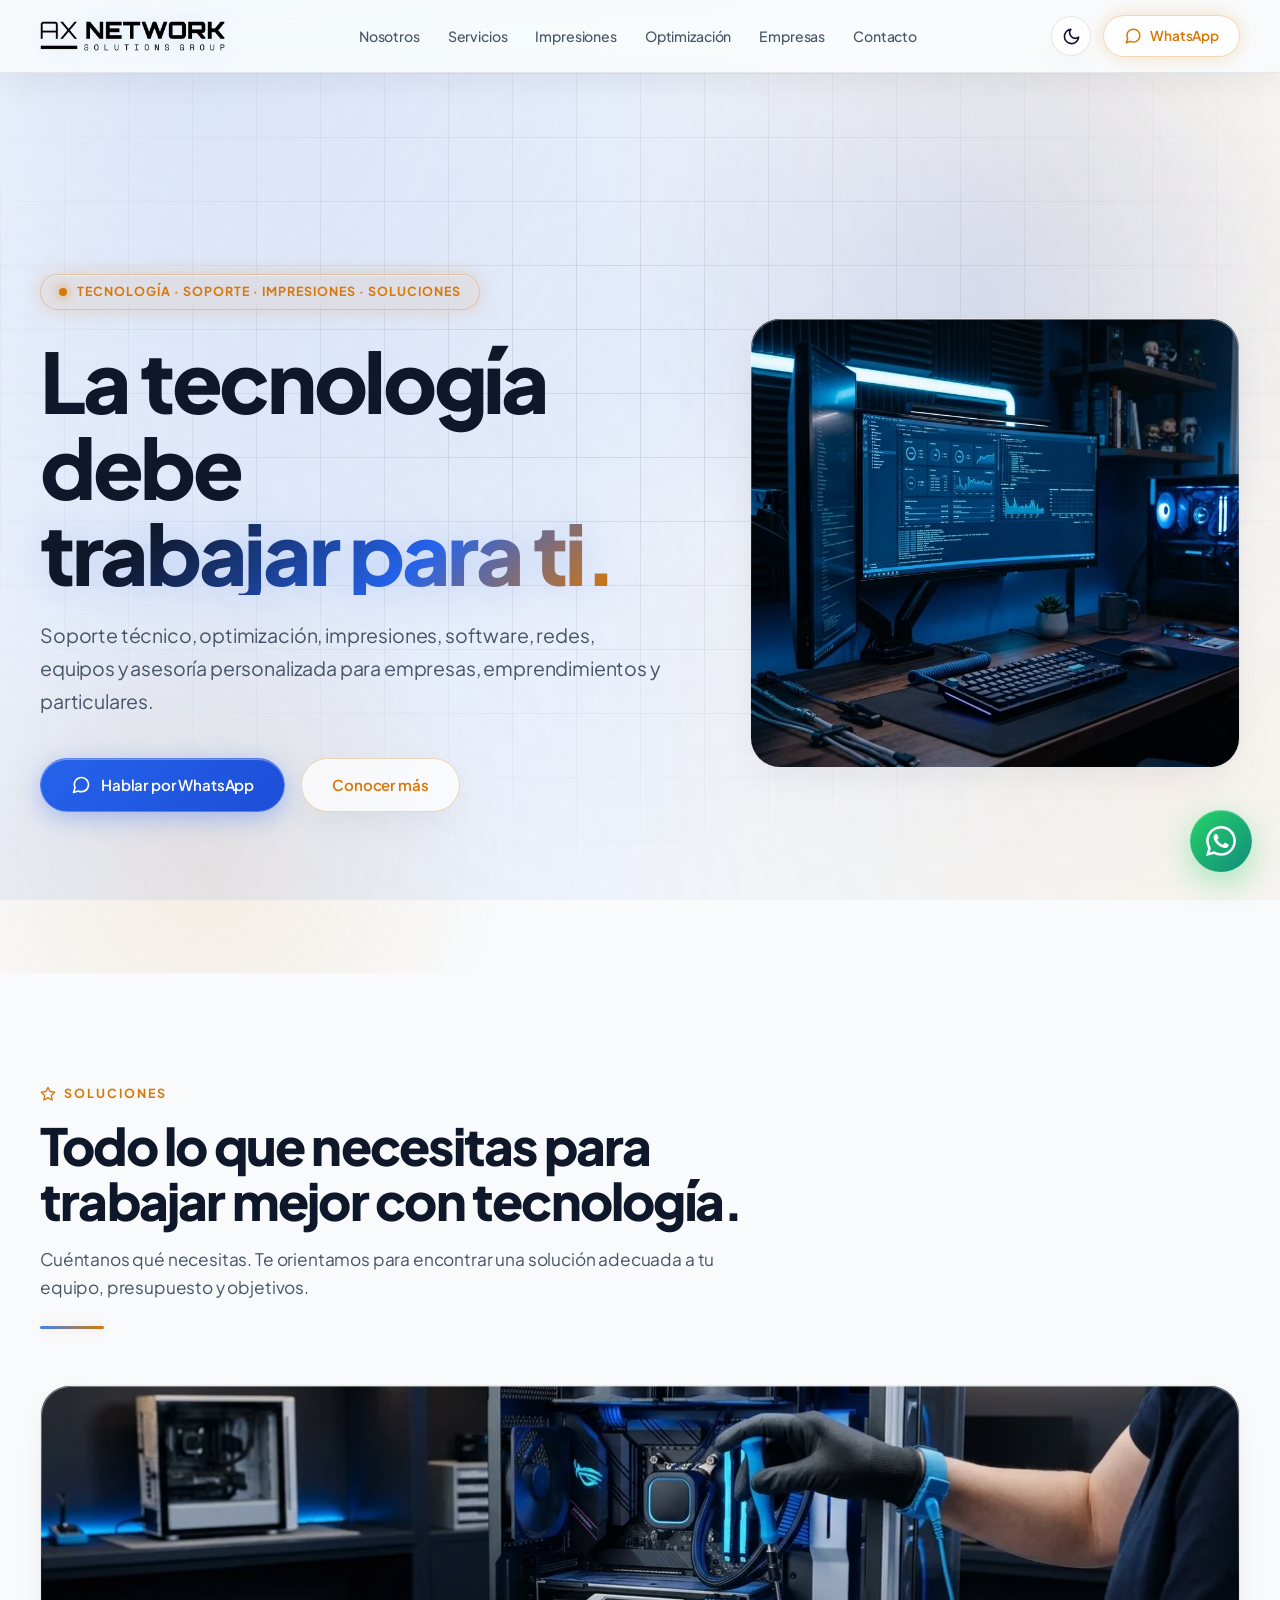
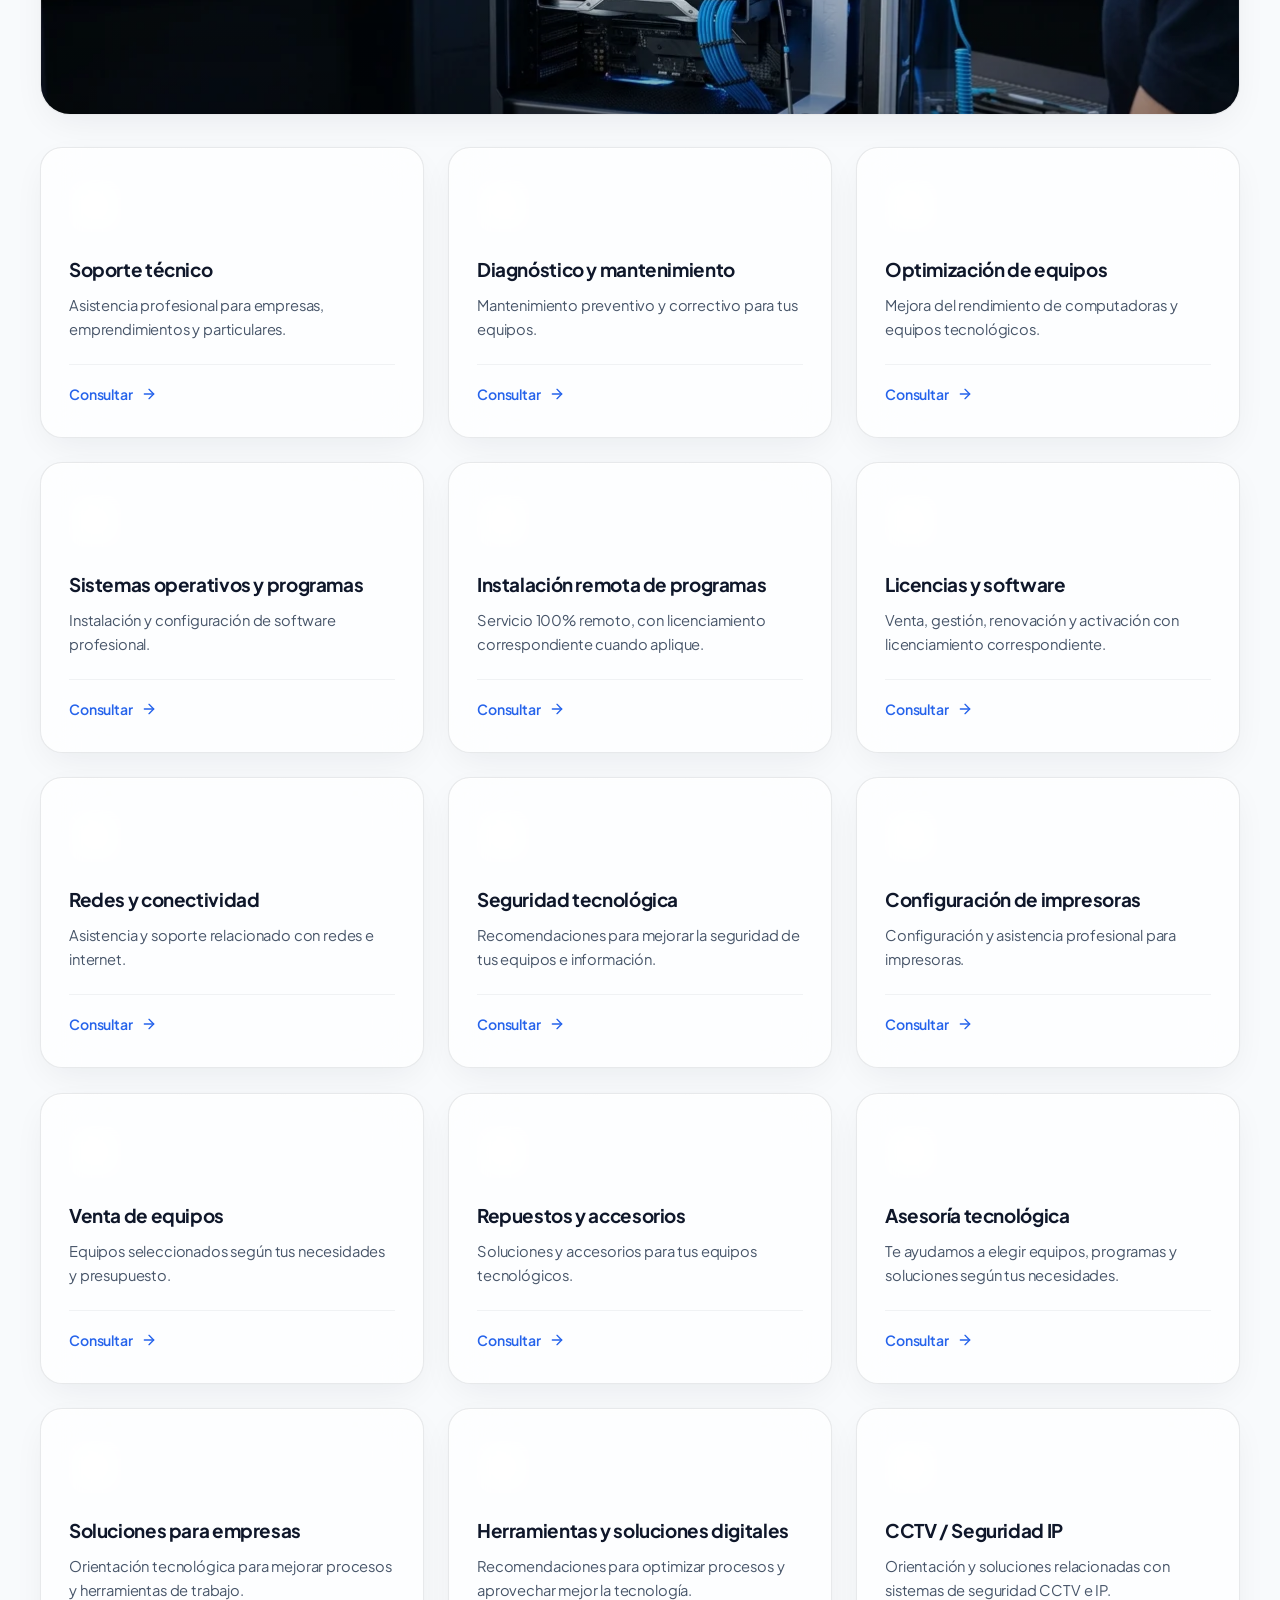
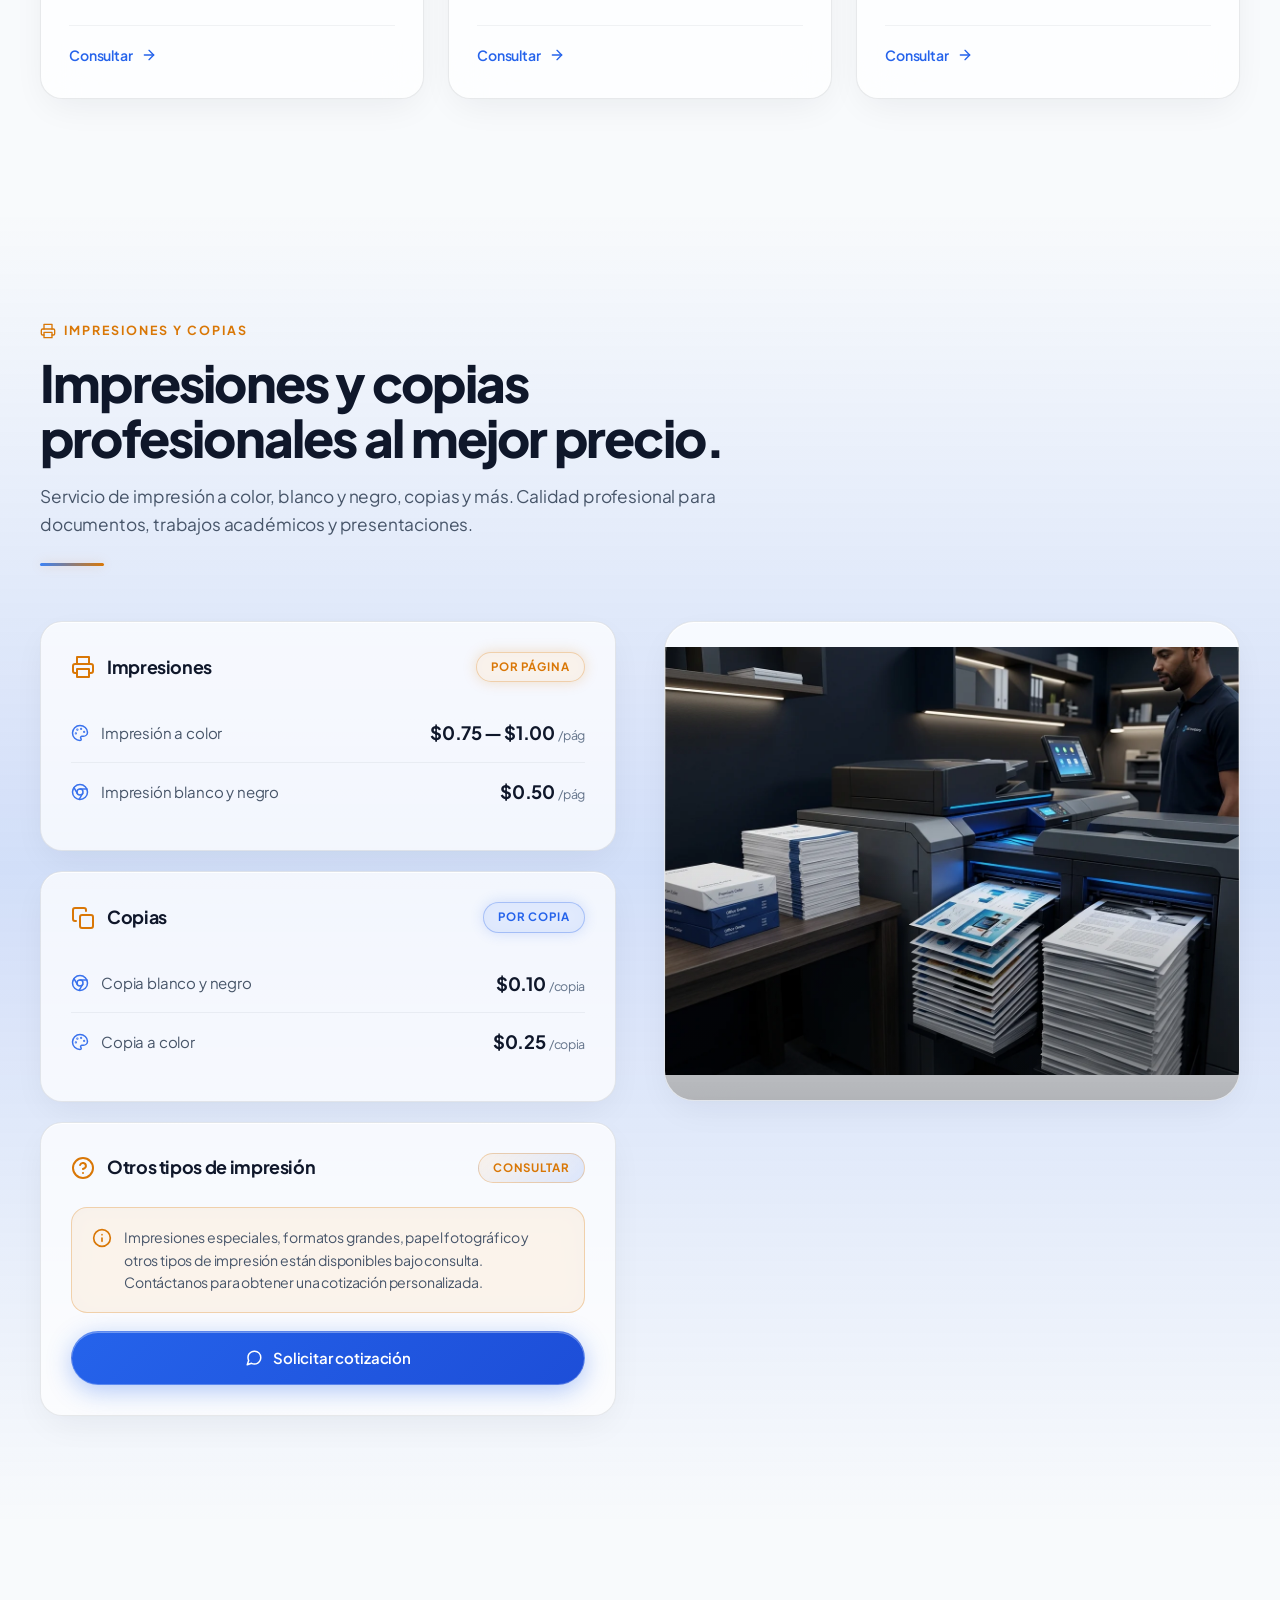
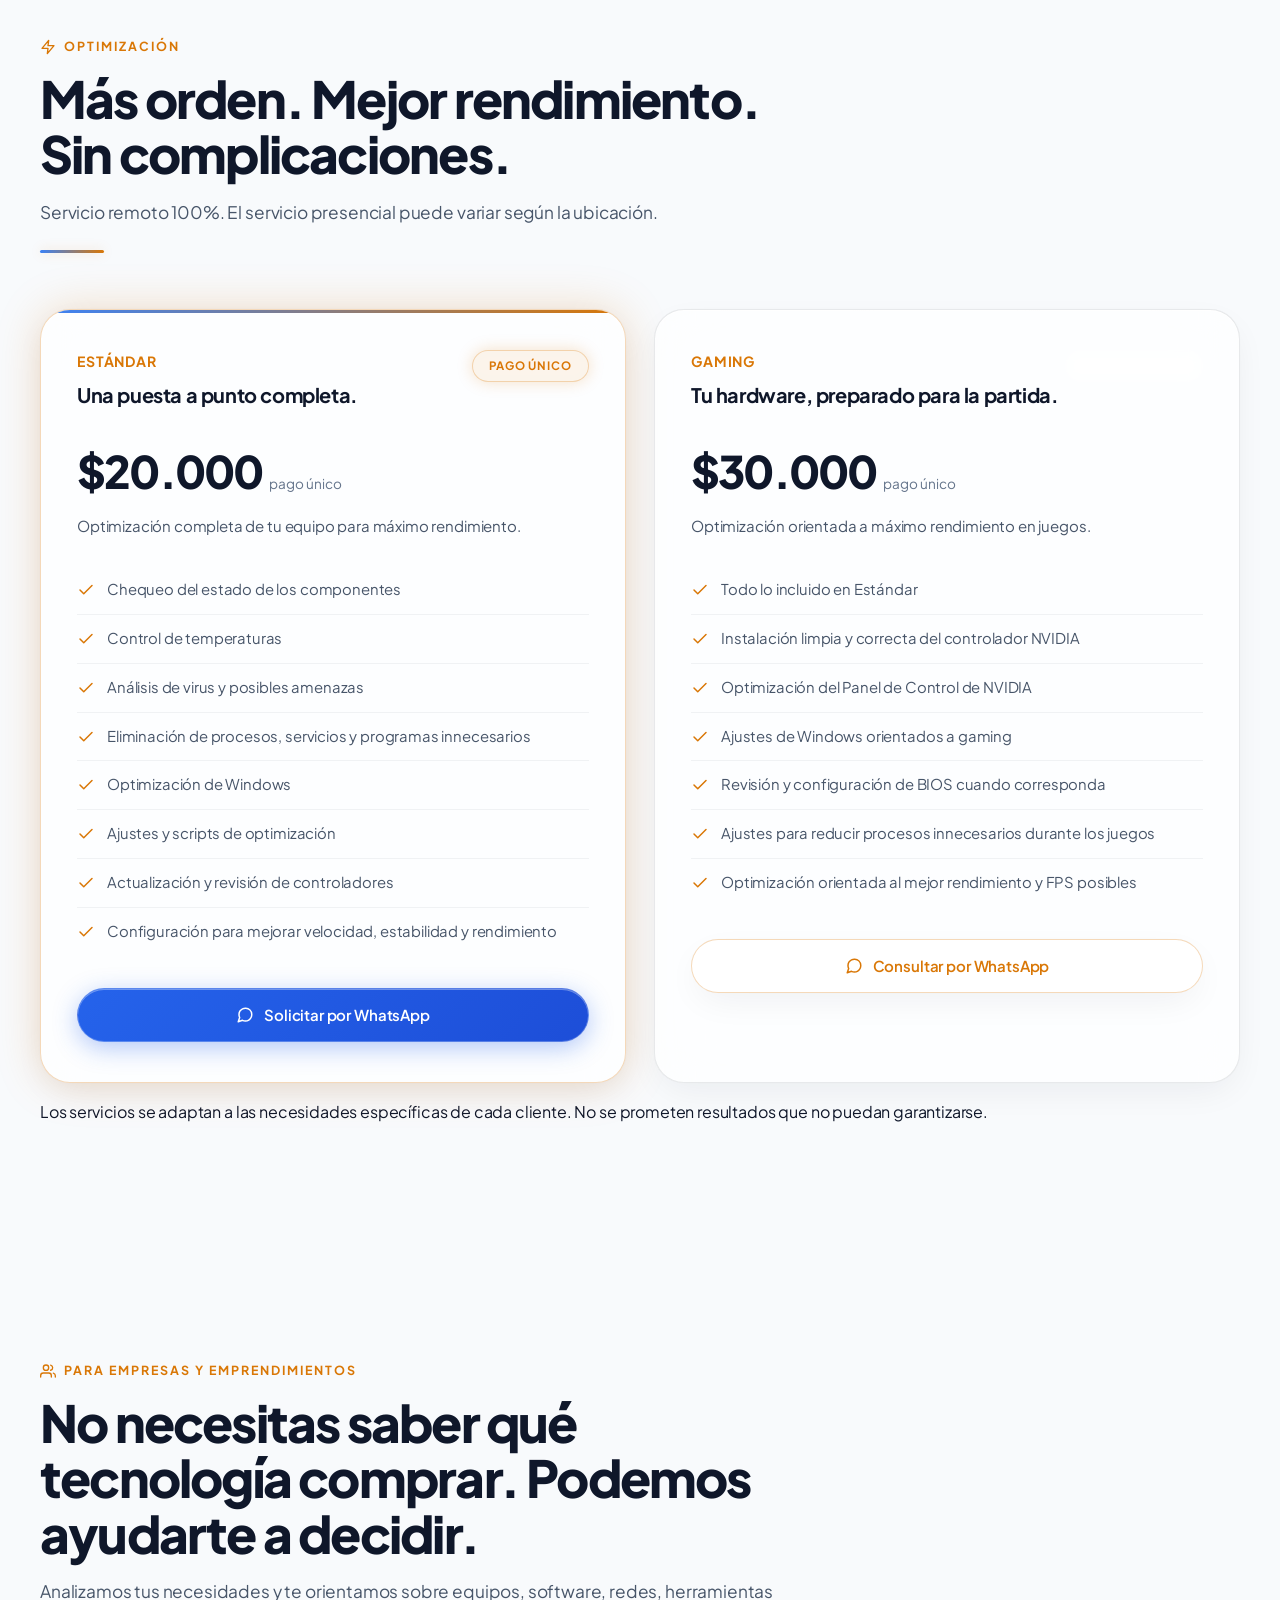
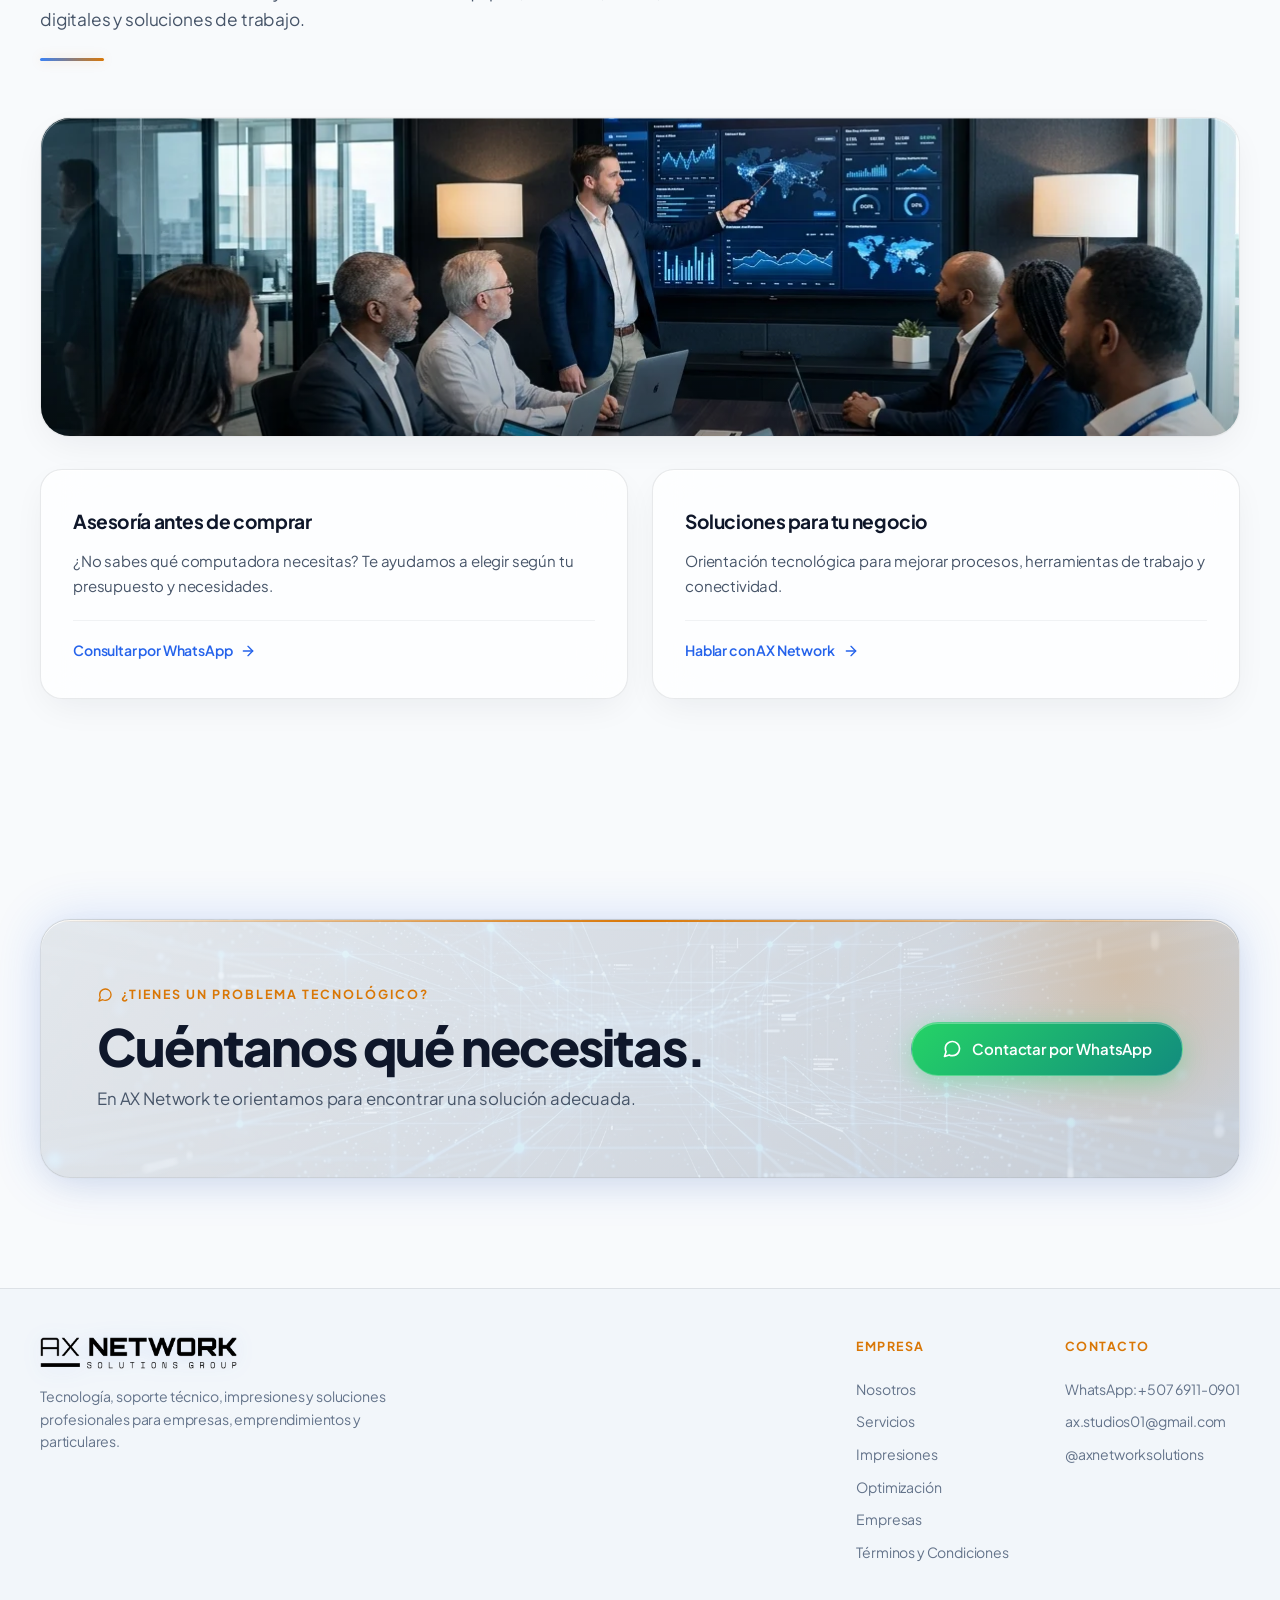
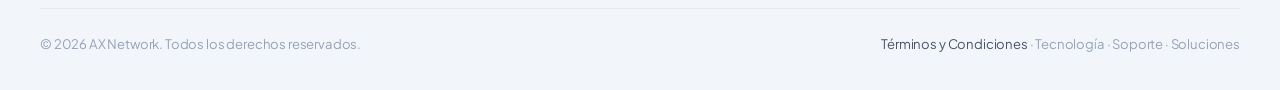
<file: AX-Network-Web/index.html>
<!doctype html>
<html lang="es">

<head>
  <meta charset="utf-8">
  <meta name="viewport" content="width=device-width, initial-scale=1">
  <meta name="theme-color" content="#f8fafc">
  <meta name="description"
    content="AX Network — Tecnología, soporte técnico, impresiones, optimización, redes, software y soluciones profesionales para empresas, emprendimientos y particulares en Panamá.">
  <meta name="keywords" content="soporte técnico, impresiones, copias, tecnología, redes, Panamá, AX Network">
  <title>AX Network | Tecnología · Soporte · Impresiones</title>
  <link rel="icon" type="image/webp" href="img/logo-fondo.webp">
  <link rel="preconnect" href="https://fonts.googleapis.com">
  <link rel="preconnect" href="https://fonts.gstatic.com" crossorigin>
  <link
    href="https://fonts.googleapis.com/css2?family=Inter:wght@400;500;600;700;800;900&family=Plus+Jakarta+Sans:wght@400;500;600;700;800&family=Space+Grotesk:wght@500;600;700&display=swap"
    rel="stylesheet">
  <link rel="stylesheet" href="css/styles.css">
  <script>
    (function() {
      const savedTheme = localStorage.getItem('ax-theme') || 'light';
      document.documentElement.setAttribute('data-theme', savedTheme);
      const meta = document.querySelector('meta[name="theme-color"]');
      if (meta) meta.setAttribute('content', savedTheme === 'dark' ? '#020408' : '#f8fafc');
    })();
  </script>
</head>

<body>

  <!-- ═══════ HEADER ═══════ -->
  <header>
    <div class="container nav">
      <a href="#inicio" aria-label="AX Network inicio">
        <img class="logo logo-light" src="img/logo-negro.png" alt="AX Network">
        <img class="logo logo-dark" src="img/logo-blanco.png" alt="AX Network">
      </a>
      <nav class="navlinks" id="navMenu" aria-label="Navegación principal">
        <a href="nosotros.html">Nosotros</a>
        <a href="#servicios">Servicios</a>
        <a href="#impresiones">Impresiones</a>
        <a href="#optimizacion">Optimización</a>
        <a href="#empresas">Empresas</a>
        <a href="#contacto">Contacto</a>
      </nav>
      <div class="nav-actions-group">
        <button class="theme-toggle" id="themeToggle" aria-label="Cambiar tema claro u oscuro" title="Cambiar tema de color">
          <svg class="sun-icon" viewBox="0 0 24 24" fill="none" stroke="currentColor" stroke-width="2" stroke-linecap="round" stroke-linejoin="round">
            <circle cx="12" cy="12" r="5"></circle>
            <line x1="12" y1="1" x2="12" y2="3"></line>
            <line x1="12" y1="21" x2="12" y2="23"></line>
            <line x1="4.22" y1="4.22" x2="5.64" y2="5.64"></line>
            <line x1="18.36" y1="18.36" x2="19.78" y2="19.78"></line>
            <line x1="1" y1="12" x2="3" y2="12"></line>
            <line x1="21" y1="12" x2="23" y2="12"></line>
            <line x1="4.22" y1="19.78" x2="5.64" y2="18.36"></line>
            <line x1="18.36" y1="5.64" x2="19.78" y2="4.22"></line>
          </svg>
          <svg class="moon-icon" viewBox="0 0 24 24" fill="none" stroke="currentColor" stroke-width="2" stroke-linecap="round" stroke-linejoin="round">
            <path d="M21 12.79A9 9 0 1 1 11.21 3 7 7 0 0 0 21 12.79z"></path>
          </svg>
        </button>
        <a class="nav-cta" target="_blank" rel="noopener"
          href="https://wa.me/50769110901?text=Hola%20AX%20Network.%20Quiero%20solicitar%20informaci%C3%B3n%20sobre%20sus%20servicios.">
          <svg width="18" height="18" viewBox="0 0 24 24" fill="none" stroke="currentColor" stroke-width="2"
            stroke-linecap="round" stroke-linejoin="round">
            <path
              d="M21 11.5a8.38 8.38 0 0 1-.9 3.8 8.5 8.5 0 0 1-7.6 4.7 8.38 8.38 0 0 1-3.8-.9L3 21l1.9-5.7a8.38 8.38 0 0 1-.9-3.8 8.5 8.5 0 0 1 4.7-7.6 8.38 8.38 0 0 1 3.8-.9h.5a8.48 8.48 0 0 1 8 8v.5z" />
          </svg>
          WhatsApp
        </a>
        <button class="menu-toggle" id="menuToggle" aria-label="Abrir menú">
          <svg viewBox="0 0 24 24" fill="none" stroke="currentColor" stroke-width="2" stroke-linecap="round">
            <line x1="3" y1="6" x2="21" y2="6" />
            <line x1="3" y1="12" x2="21" y2="12" />
            <line x1="3" y1="18" x2="21" y2="18" />
          </svg>
        </button>
      </div>
    </div>
  </header>

  <main>
    <!-- ═══════ HERO ═══════ -->
    <section class="hero" id="inicio">
      <div class="hero-grid"></div>
      <div class="hero-glow"></div>
      <div class="hero-glow-2"></div>
      <div class="container">
        <div class="hero-layout">
          <div class="hero-content">
            <div class="hero-eyebrow">
              <span class="pulse-dot"></span>
              Tecnología · Soporte · Impresiones · Soluciones
            </div>
            <h1>La tecnología debe<br><span class="text-gradient">trabajar para ti.</span></h1>
            <p>Soporte técnico, optimización, impresiones, software, redes, equipos y asesoría personalizada para
              empresas, emprendimientos y particulares.</p>
            <div class="hero-actions">
              <a class="btn btn-primary" target="_blank" rel="noopener"
                href="https://wa.me/50769110901?text=Hola%20AX%20Network.%20Quiero%20contarles%20qu%C3%A9%20necesito%20y%20solicitar%20orientaci%C3%B3n.">
                <svg width="20" height="20" viewBox="0 0 24 24" fill="none" stroke="currentColor" stroke-width="2"
                  stroke-linecap="round" stroke-linejoin="round">
                  <path
                    d="M21 11.5a8.38 8.38 0 0 1-.9 3.8 8.5 8.5 0 0 1-7.6 4.7 8.38 8.38 0 0 1-3.8-.9L3 21l1.9-5.7a8.38 8.38 0 0 1-.9-3.8 8.5 8.5 0 0 1 4.7-7.6 8.38 8.38 0 0 1 3.8-.9h.5a8.48 8.48 0 0 1 8 8v.5z" />
                </svg>
                Hablar por WhatsApp
              </a>
              <a class="btn btn-secondary" href="nosotros.html">Conocer más</a>
            </div>
          </div>
          <div class="img-slot-container hero-img-wrap reveal" style="min-height:380px">
            <div class="img-slot-placeholder">
              <svg viewBox="0 0 24 24" fill="none" stroke="currentColor" stroke-width="2" stroke-linecap="round"
                stroke-linejoin="round">
                <rect x="3" y="3" width="18" height="18" rx="2" ry="2" />
                <circle cx="8.5" cy="8.5" r="1.5" />
                <polyline points="21 15 16 10 5 21" />
              </svg>
              <span class="slot-tag">img/hero-bg.webp</span>
              <p>Espacio reservado (1920 x 1080 px).</p>
            </div>
            <img src="img/hero-bg.webp" alt="AX Network Tecnología" onerror="this.style.display='none'"
              onload="this.style.display='block';this.parentElement.classList.add('has-image')">
          </div>
        </div>
      </div>
    </section>

    <!-- ═══════ SERVICIOS ═══════ -->
    <section class="section" id="servicios">
      <div class="container">
        <div class="section-header reveal">
          <div class="kicker">
            <svg viewBox="0 0 24 24" fill="none" stroke="currentColor" stroke-width="2" stroke-linecap="round"
              stroke-linejoin="round">
              <polygon
                points="12 2 15.09 8.26 22 9.27 17 14.14 18.18 21.02 12 17.77 5.82 21.02 7 14.14 2 9.27 8.91 8.26 12 2" />
            </svg>
            Soluciones
          </div>
          <h2>Todo lo que necesitas para trabajar mejor con tecnología.</h2>
          <p>Cuéntanos qué necesitas. Te orientamos para encontrar una solución adecuada a tu equipo, presupuesto y
            objetivos.</p>
          <div class="section-divider"></div>
        </div>

        <!-- ── Services Image Slot ── -->
        <div class="img-slot-container servicios-img-wrap reveal" style="min-height:280px;margin-bottom:32px">
          <div class="img-slot-placeholder">
            <svg viewBox="0 0 24 24" fill="none" stroke="currentColor" stroke-width="2" stroke-linecap="round"
              stroke-linejoin="round">
              <rect x="3" y="3" width="18" height="18" rx="2" ry="2" />
              <circle cx="8.5" cy="8.5" r="1.5" />
              <polyline points="21 15 16 10 5 21" />
            </svg>
            <span class="slot-tag">img/servicios-img.webp</span>
            <p>Espacio reservado (800 x 600 px).</p>
          </div>
          <img src="img/servicios-img.webp" alt="Servicios de Soporte AX Network" onerror="this.style.display='none'"
            onload="this.style.display='block';this.parentElement.classList.add('has-image')">
        </div>

        <div class="services-grid">

          <!-- Soporte técnico -->
          <article class="service-card reveal">
            <div class="service-icon">
              <svg viewBox="0 0 24 24" fill="none" stroke="currentColor" stroke-width="2" stroke-linecap="round"
                stroke-linejoin="round">
                <rect x="2" y="3" width="20" height="14" rx="2" ry="2" />
                <line x1="8" y1="21" x2="16" y2="21" />
                <line x1="12" y1="17" x2="12" y2="21" />
              </svg>
            </div>
            <h3>Soporte técnico</h3>
            <p>Asistencia profesional para empresas, emprendimientos y particulares.</p>
            <a class="service-link" target="_blank" rel="noopener"
              href="https://wa.me/50769110901?text=Hola%20AX%20Network.%20Cu%C3%A9ntanos%20qu%C3%A9%20problema%20tienes%20con%20tu%20equipo%20y%20te%20orientamos.">
              Consultar
              <svg viewBox="0 0 24 24" fill="none" stroke="currentColor" stroke-width="2" stroke-linecap="round"
                stroke-linejoin="round">
                <line x1="5" y1="12" x2="19" y2="12" />
                <polyline points="12 5 19 12 12 19" />
              </svg>
            </a>
          </article>

          <!-- Diagnóstico y mantenimiento -->
          <article class="service-card reveal">
            <div class="service-icon">
              <svg viewBox="0 0 24 24" fill="none" stroke="currentColor" stroke-width="2" stroke-linecap="round"
                stroke-linejoin="round">
                <path
                  d="M14.7 6.3a1 1 0 0 0 0 1.4l1.6 1.6a1 1 0 0 0 1.4 0l3.77-3.77a6 6 0 0 1-7.94 7.94l-6.91 6.91a2.12 2.12 0 0 1-3-3l6.91-6.91a6 6 0 0 1 7.94-7.94l-3.76 3.76z" />
              </svg>
            </div>
            <h3>Diagnóstico y mantenimiento</h3>
            <p>Mantenimiento preventivo y correctivo para tus equipos.</p>
            <a class="service-link" target="_blank" rel="noopener"
              href="https://wa.me/50769110901?text=Hola%20AX%20Network.%20Quiero%20solicitar%20diagn%C3%B3stico%20o%20mantenimiento%20para%20mi%20equipo.">
              Consultar
              <svg viewBox="0 0 24 24" fill="none" stroke="currentColor" stroke-width="2" stroke-linecap="round"
                stroke-linejoin="round">
                <line x1="5" y1="12" x2="19" y2="12" />
                <polyline points="12 5 19 12 12 19" />
              </svg>
            </a>
          </article>

          <!-- Optimización de equipos -->
          <article class="service-card reveal">
            <div class="service-icon">
              <svg viewBox="0 0 24 24" fill="none" stroke="currentColor" stroke-width="2" stroke-linecap="round"
                stroke-linejoin="round">
                <polygon points="13 2 3 14 12 14 11 22 21 10 12 10 13 2" />
              </svg>
            </div>
            <h3>Optimización de equipos</h3>
            <p>Mejora del rendimiento de computadoras y equipos tecnológicos.</p>
            <a class="service-link" target="_blank" rel="noopener"
              href="https://wa.me/50769110901?text=Hola%20AX%20Network.%20Quiero%20consultar%20por%20la%20optimizaci%C3%B3n%20de%20mi%20equipo.">
              Consultar
              <svg viewBox="0 0 24 24" fill="none" stroke="currentColor" stroke-width="2" stroke-linecap="round"
                stroke-linejoin="round">
                <line x1="5" y1="12" x2="19" y2="12" />
                <polyline points="12 5 19 12 12 19" />
              </svg>
            </a>
          </article>

          <!-- Sistemas operativos y programas -->
          <article class="service-card reveal">
            <div class="service-icon">
              <svg viewBox="0 0 24 24" fill="none" stroke="currentColor" stroke-width="2" stroke-linecap="round"
                stroke-linejoin="round">
                <rect x="4" y="4" width="16" height="16" rx="2" ry="2" />
                <rect x="9" y="9" width="6" height="6" />
                <line x1="9" y1="1" x2="9" y2="4" />
                <line x1="15" y1="1" x2="15" y2="4" />
                <line x1="9" y1="20" x2="9" y2="23" />
                <line x1="15" y1="20" x2="15" y2="23" />
                <line x1="20" y1="9" x2="23" y2="9" />
                <line x1="20" y1="14" x2="23" y2="14" />
                <line x1="1" y1="9" x2="4" y2="9" />
                <line x1="1" y1="14" x2="4" y2="14" />
              </svg>
            </div>
            <h3>Sistemas operativos y programas</h3>
            <p>Instalación y configuración de software profesional.</p>
            <a class="service-link" target="_blank" rel="noopener"
              href="https://wa.me/50769110901?text=Hola%20AX%20Network.%20Quiero%20consultar%20por%20instalaci%C3%B3n%20o%20configuraci%C3%B3n%20de%20software.">
              Consultar
              <svg viewBox="0 0 24 24" fill="none" stroke="currentColor" stroke-width="2" stroke-linecap="round"
                stroke-linejoin="round">
                <line x1="5" y1="12" x2="19" y2="12" />
                <polyline points="12 5 19 12 12 19" />
              </svg>
            </a>
          </article>

          <!-- Instalación remota -->
          <article class="service-card reveal">
            <div class="service-icon">
              <svg viewBox="0 0 24 24" fill="none" stroke="currentColor" stroke-width="2" stroke-linecap="round"
                stroke-linejoin="round">
                <polyline points="16 16 12 12 8 16" />
                <line x1="12" y1="12" x2="12" y2="21" />
                <path d="M20.39 18.39A5 5 0 0 0 18 9h-1.26A8 8 0 1 0 3 16.3" />
              </svg>
            </div>
            <h3>Instalación remota de programas</h3>
            <p>Servicio 100% remoto, con licenciamiento correspondiente cuando aplique.</p>
            <a class="service-link" target="_blank" rel="noopener"
              href="https://wa.me/50769110901?text=Hola%20AX%20Network.%20Quiero%20consultar%20por%20instalaci%C3%B3n%20de%20un%20programa.">
              Consultar
              <svg viewBox="0 0 24 24" fill="none" stroke="currentColor" stroke-width="2" stroke-linecap="round"
                stroke-linejoin="round">
                <line x1="5" y1="12" x2="19" y2="12" />
                <polyline points="12 5 19 12 12 19" />
              </svg>
            </a>
          </article>

          <!-- Licencias y software -->
          <article class="service-card reveal">
            <div class="service-icon">
              <svg viewBox="0 0 24 24" fill="none" stroke="currentColor" stroke-width="2" stroke-linecap="round"
                stroke-linejoin="round">
                <path d="M12 22s8-4 8-10V5l-8-3-8 3v7c0 6 8 10 8 10z" />
              </svg>
            </div>
            <h3>Licencias y software</h3>
            <p>Venta, gestión, renovación y activación con licenciamiento correspondiente.</p>
            <a class="service-link" target="_blank" rel="noopener"
              href="https://wa.me/50769110901?text=Hola%20AX%20Network.%20Quiero%20consultar%20por%20licencias%20o%20software.">
              Consultar
              <svg viewBox="0 0 24 24" fill="none" stroke="currentColor" stroke-width="2" stroke-linecap="round"
                stroke-linejoin="round">
                <line x1="5" y1="12" x2="19" y2="12" />
                <polyline points="12 5 19 12 12 19" />
              </svg>
            </a>
          </article>

          <!-- Redes y conectividad -->
          <article class="service-card reveal">
            <div class="service-icon">
              <svg viewBox="0 0 24 24" fill="none" stroke="currentColor" stroke-width="2" stroke-linecap="round"
                stroke-linejoin="round">
                <path d="M5 12.55a11 11 0 0 1 14.08 0" />
                <path d="M1.42 9a16 16 0 0 1 21.16 0" />
                <path d="M8.53 16.11a6 6 0 0 1 6.95 0" />
                <line x1="12" y1="20" x2="12.01" y2="20" />
              </svg>
            </div>
            <h3>Redes y conectividad</h3>
            <p>Asistencia y soporte relacionado con redes e internet.</p>
            <a class="service-link" target="_blank" rel="noopener"
              href="https://wa.me/50769110901?text=Hola%20AX%20Network.%20Quiero%20solicitar%20ayuda%20con%20mi%20red%20o%20conectividad.">
              Consultar
              <svg viewBox="0 0 24 24" fill="none" stroke="currentColor" stroke-width="2" stroke-linecap="round"
                stroke-linejoin="round">
                <line x1="5" y1="12" x2="19" y2="12" />
                <polyline points="12 5 19 12 12 19" />
              </svg>
            </a>
          </article>

          <!-- Seguridad tecnológica -->
          <article class="service-card reveal">
            <div class="service-icon">
              <svg viewBox="0 0 24 24" fill="none" stroke="currentColor" stroke-width="2" stroke-linecap="round"
                stroke-linejoin="round">
                <rect x="3" y="11" width="18" height="11" rx="2" ry="2" />
                <path d="M7 11V7a5 5 0 0 1 10 0v4" />
              </svg>
            </div>
            <h3>Seguridad tecnológica</h3>
            <p>Recomendaciones para mejorar la seguridad de tus equipos e información.</p>
            <a class="service-link" target="_blank" rel="noopener"
              href="https://wa.me/50769110901?text=Hola%20AX%20Network.%20Quiero%20consultar%20por%20seguridad%20tecnol%C3%B3gica.">
              Consultar
              <svg viewBox="0 0 24 24" fill="none" stroke="currentColor" stroke-width="2" stroke-linecap="round"
                stroke-linejoin="round">
                <line x1="5" y1="12" x2="19" y2="12" />
                <polyline points="12 5 19 12 12 19" />
              </svg>
            </a>
          </article>

          <!-- Configuración de impresoras -->
          <article class="service-card reveal">
            <div class="service-icon">
              <svg viewBox="0 0 24 24" fill="none" stroke="currentColor" stroke-width="2" stroke-linecap="round"
                stroke-linejoin="round">
                <polyline points="6 9 6 2 18 2 18 9" />
                <path d="M6 18H4a2 2 0 0 1-2-2v-5a2 2 0 0 1 2-2h16a2 2 0 0 1 2 2v5a2 2 0 0 1-2 2h-2" />
                <rect x="6" y="14" width="12" height="8" />
              </svg>
            </div>
            <h3>Configuración de impresoras</h3>
            <p>Configuración y asistencia profesional para impresoras.</p>
            <a class="service-link" target="_blank" rel="noopener"
              href="https://wa.me/50769110901?text=Hola%20AX%20Network.%20Necesito%20ayuda%20para%20configurar%20mi%20impresora.">
              Consultar
              <svg viewBox="0 0 24 24" fill="none" stroke="currentColor" stroke-width="2" stroke-linecap="round"
                stroke-linejoin="round">
                <line x1="5" y1="12" x2="19" y2="12" />
                <polyline points="12 5 19 12 12 19" />
              </svg>
            </a>
          </article>

          <!-- Venta de equipos -->
          <article class="service-card reveal">
            <div class="service-icon">
              <svg viewBox="0 0 24 24" fill="none" stroke="currentColor" stroke-width="2" stroke-linecap="round"
                stroke-linejoin="round">
                <circle cx="9" cy="21" r="1" />
                <circle cx="20" cy="21" r="1" />
                <path d="M1 1h4l2.68 13.39a2 2 0 0 0 2 1.61h9.72a2 2 0 0 0 2-1.61L23 6H6" />
              </svg>
            </div>
            <h3>Venta de equipos</h3>
            <p>Equipos seleccionados según tus necesidades y presupuesto.</p>
            <a class="service-link" target="_blank" rel="noopener"
              href="https://wa.me/50769110901?text=Hola%20AX%20Network.%20Quiero%20asesor%C3%ADa%20para%20comprar%20un%20equipo.">
              Consultar
              <svg viewBox="0 0 24 24" fill="none" stroke="currentColor" stroke-width="2" stroke-linecap="round"
                stroke-linejoin="round">
                <line x1="5" y1="12" x2="19" y2="12" />
                <polyline points="12 5 19 12 12 19" />
              </svg>
            </a>
          </article>

          <!-- Repuestos y accesorios -->
          <article class="service-card reveal">
            <div class="service-icon">
              <svg viewBox="0 0 24 24" fill="none" stroke="currentColor" stroke-width="2" stroke-linecap="round"
                stroke-linejoin="round">
                <path d="M12 2L2 7l10 5 10-5-10-5z" />
                <path d="M2 17l10 5 10-5" />
                <path d="M2 12l10 5 10-5" />
              </svg>
            </div>
            <h3>Repuestos y accesorios</h3>
            <p>Soluciones y accesorios para tus equipos tecnológicos.</p>
            <a class="service-link" target="_blank" rel="noopener"
              href="https://wa.me/50769110901?text=Hola%20AX%20Network.%20Quiero%20consultar%20por%20repuestos%20o%20accesorios.">
              Consultar
              <svg viewBox="0 0 24 24" fill="none" stroke="currentColor" stroke-width="2" stroke-linecap="round"
                stroke-linejoin="round">
                <line x1="5" y1="12" x2="19" y2="12" />
                <polyline points="12 5 19 12 12 19" />
              </svg>
            </a>
          </article>

          <!-- Asesoría tecnológica -->
          <article class="service-card reveal">
            <div class="service-icon">
              <svg viewBox="0 0 24 24" fill="none" stroke="currentColor" stroke-width="2" stroke-linecap="round"
                stroke-linejoin="round">
                <circle cx="12" cy="12" r="10" />
                <line x1="12" y1="16" x2="12" y2="12" />
                <line x1="12" y1="8" x2="12.01" y2="8" />
              </svg>
            </div>
            <h3>Asesoría tecnológica</h3>
            <p>Te ayudamos a elegir equipos, programas y soluciones según tus necesidades.</p>
            <a class="service-link" target="_blank" rel="noopener"
              href="https://wa.me/50769110901?text=Hola%20AX%20Network.%20Quiero%20solicitar%20asesor%C3%ADa%20tecnol%C3%B3gica.">
              Consultar
              <svg viewBox="0 0 24 24" fill="none" stroke="currentColor" stroke-width="2" stroke-linecap="round"
                stroke-linejoin="round">
                <line x1="5" y1="12" x2="19" y2="12" />
                <polyline points="12 5 19 12 12 19" />
              </svg>
            </a>
          </article>

          <!-- Soluciones para empresas -->
          <article class="service-card reveal">
            <div class="service-icon">
              <svg viewBox="0 0 24 24" fill="none" stroke="currentColor" stroke-width="2" stroke-linecap="round"
                stroke-linejoin="round">
                <path d="M17 21v-2a4 4 0 0 0-4-4H5a4 4 0 0 0-4 4v2" />
                <circle cx="9" cy="7" r="4" />
                <path d="M23 21v-2a4 4 0 0 0-3-3.87" />
                <path d="M16 3.13a4 4 0 0 1 0 7.75" />
              </svg>
            </div>
            <h3>Soluciones para empresas</h3>
            <p>Orientación tecnológica para mejorar procesos y herramientas de trabajo.</p>
            <a class="service-link" target="_blank" rel="noopener"
              href="https://wa.me/50769110901?text=Hola%20AX%20Network.%20Quiero%20conversar%20sobre%20una%20soluci%C3%B3n%20tecnol%C3%B3gica%20para%20mi%20empresa.">
              Consultar
              <svg viewBox="0 0 24 24" fill="none" stroke="currentColor" stroke-width="2" stroke-linecap="round"
                stroke-linejoin="round">
                <line x1="5" y1="12" x2="19" y2="12" />
                <polyline points="12 5 19 12 12 19" />
              </svg>
            </a>
          </article>

          <!-- Herramientas digitales -->
          <article class="service-card reveal">
            <div class="service-icon">
              <svg viewBox="0 0 24 24" fill="none" stroke="currentColor" stroke-width="2" stroke-linecap="round"
                stroke-linejoin="round">
                <polyline points="16 18 22 12 16 6" />
                <polyline points="8 6 2 12 8 18" />
              </svg>
            </div>
            <h3>Herramientas y soluciones digitales</h3>
            <p>Recomendaciones para optimizar procesos y aprovechar mejor la tecnología.</p>
            <a class="service-link" target="_blank" rel="noopener"
              href="https://wa.me/50769110901?text=Hola%20AX%20Network.%20Quiero%20consultar%20por%20herramientas%20o%20soluciones%20digitales.">
              Consultar
              <svg viewBox="0 0 24 24" fill="none" stroke="currentColor" stroke-width="2" stroke-linecap="round"
                stroke-linejoin="round">
                <line x1="5" y1="12" x2="19" y2="12" />
                <polyline points="12 5 19 12 12 19" />
              </svg>
            </a>
          </article>

          <!-- CCTV / Seguridad IP -->
          <article class="service-card reveal">
            <div class="service-icon">
              <svg viewBox="0 0 24 24" fill="none" stroke="currentColor" stroke-width="2" stroke-linecap="round"
                stroke-linejoin="round">
                <path d="M23 19a2 2 0 0 1-2 2H3a2 2 0 0 1-2-2V8a2 2 0 0 1 2-2h4l2-3h6l2 3h4a2 2 0 0 1 2 2z" />
                <circle cx="12" cy="13" r="4" />
              </svg>
            </div>
            <h3>CCTV / Seguridad IP</h3>
            <p>Orientación y soluciones relacionadas con sistemas de seguridad CCTV e IP.</p>
            <a class="service-link" target="_blank" rel="noopener"
              href="https://wa.me/50769110901?text=Hola%20AX%20Network.%20Quiero%20consultar%20por%20una%20soluci%C3%B3n%20de%20CCTV%20/%20seguridad%20IP.">
              Consultar
              <svg viewBox="0 0 24 24" fill="none" stroke="currentColor" stroke-width="2" stroke-linecap="round"
                stroke-linejoin="round">
                <line x1="5" y1="12" x2="19" y2="12" />
                <polyline points="12 5 19 12 12 19" />
              </svg>
            </a>
          </article>

        </div>
      </div>
    </section>

    <!-- ═══════ IMPRESIONES Y COPIAS — NUEVO SERVICIO ═══════ -->
    <section class="section print-section" id="impresiones">
      <div class="container">
        <div class="section-header reveal">
          <div class="kicker">
            <svg viewBox="0 0 24 24" fill="none" stroke="currentColor" stroke-width="2" stroke-linecap="round"
              stroke-linejoin="round">
              <polyline points="6 9 6 2 18 2 18 9" />
              <path d="M6 18H4a2 2 0 0 1-2-2v-5a2 2 0 0 1 2-2h16a2 2 0 0 1 2 2v5a2 2 0 0 1-2 2h-2" />
              <rect x="6" y="14" width="12" height="8" />
            </svg>
            Impresiones y Copias
          </div>
          <h2>Impresiones y copias profesionales al mejor precio.</h2>
          <p>Servicio de impresión a color, blanco y negro, copias y más. Calidad profesional para documentos, trabajos
            académicos y presentaciones.</p>
          <div class="section-divider"></div>
        </div>

        <div class="print-layout">
          <!-- Columna de precios -->
          <div class="print-pricing-grid reveal">

            <!-- Impresiones -->
            <div class="print-card">
              <div class="print-card-header">
                <div class="print-card-title">
                  <svg viewBox="0 0 24 24" fill="none" stroke="currentColor" stroke-width="2" stroke-linecap="round"
                    stroke-linejoin="round">
                    <polyline points="6 9 6 2 18 2 18 9" />
                    <path d="M6 18H4a2 2 0 0 1-2-2v-5a2 2 0 0 1 2-2h16a2 2 0 0 1 2 2v5a2 2 0 0 1-2 2h-2" />
                    <rect x="6" y="14" width="12" height="8" />
                  </svg>
                  <h3>Impresiones</h3>
                </div>
                <span class="print-badge print-badge--color">Por página</span>
              </div>
              <div class="price-row">
                <span class="price-label">
                  <svg viewBox="0 0 24 24" fill="none" stroke="currentColor" stroke-width="2" stroke-linecap="round"
                    stroke-linejoin="round">
                    <circle cx="13.5" cy="6.5" r="0.5" />
                    <circle cx="17.5" cy="10.5" r="0.5" />
                    <circle cx="8.5" cy="7.5" r="0.5" />
                    <circle cx="6.5" cy="12.5" r="0.5" />
                    <path
                      d="M12 2C6.5 2 2 6.5 2 12s4.5 10 10 10c.926 0 1.648-.746 1.648-1.688 0-.437-.18-.835-.437-1.125-.29-.289-.438-.652-.438-1.125a1.64 1.64 0 0 1 1.668-1.668h1.996c3.051 0 5.555-2.503 5.555-5.554C21.965 6.012 17.461 2 12 2z" />
                  </svg>
                  Impresión a color
                </span>
                <span class="price-value">$0.75 — $1.00<small>/pág</small></span>
              </div>
              <div class="price-row">
                <span class="price-label">
                  <svg viewBox="0 0 24 24" fill="none" stroke="currentColor" stroke-width="2" stroke-linecap="round"
                    stroke-linejoin="round">
                    <circle cx="12" cy="12" r="10" />
                    <circle cx="12" cy="12" r="4" />
                    <line x1="21.17" y1="8" x2="12" y2="8" />
                    <line x1="3.95" y1="6.06" x2="8.54" y2="14" />
                    <line x1="10.88" y1="21.94" x2="15.46" y2="14" />
                  </svg>
                  Impresión blanco y negro
                </span>
                <span class="price-value">$0.50<small>/pág</small></span>
              </div>
            </div>

            <!-- Copias -->
            <div class="print-card">
              <div class="print-card-header">
                <div class="print-card-title">
                  <svg viewBox="0 0 24 24" fill="none" stroke="currentColor" stroke-width="2" stroke-linecap="round"
                    stroke-linejoin="round">
                    <rect x="9" y="9" width="13" height="13" rx="2" ry="2" />
                    <path d="M5 15H4a2 2 0 0 1-2-2V4a2 2 0 0 1 2-2h9a2 2 0 0 1 2 2v1" />
                  </svg>
                  <h3>Copias</h3>
                </div>
                <span class="print-badge print-badge--bw">Por copia</span>
              </div>
              <div class="price-row">
                <span class="price-label">
                  <svg viewBox="0 0 24 24" fill="none" stroke="currentColor" stroke-width="2" stroke-linecap="round"
                    stroke-linejoin="round">
                    <circle cx="12" cy="12" r="10" />
                    <circle cx="12" cy="12" r="4" />
                    <line x1="21.17" y1="8" x2="12" y2="8" />
                    <line x1="3.95" y1="6.06" x2="8.54" y2="14" />
                    <line x1="10.88" y1="21.94" x2="15.46" y2="14" />
                  </svg>
                  Copia blanco y negro
                </span>
                <span class="price-value">$0.10<small>/copia</small></span>
              </div>
              <div class="price-row">
                <span class="price-label">
                  <svg viewBox="0 0 24 24" fill="none" stroke="currentColor" stroke-width="2" stroke-linecap="round"
                    stroke-linejoin="round">
                    <circle cx="13.5" cy="6.5" r="0.5" />
                    <circle cx="17.5" cy="10.5" r="0.5" />
                    <circle cx="8.5" cy="7.5" r="0.5" />
                    <circle cx="6.5" cy="12.5" r="0.5" />
                    <path
                      d="M12 2C6.5 2 2 6.5 2 12s4.5 10 10 10c.926 0 1.648-.746 1.648-1.688 0-.437-.18-.835-.437-1.125-.29-.289-.438-.652-.438-1.125a1.64 1.64 0 0 1 1.668-1.668h1.996c3.051 0 5.555-2.503 5.555-5.554C21.965 6.012 17.461 2 12 2z" />
                  </svg>
                  Copia a color
                </span>
                <span class="price-value">$0.25<small>/copia</small></span>
              </div>
            </div>

            <!-- Otros tipos de impresión -->
            <div class="print-card">
              <div class="print-card-header">
                <div class="print-card-title">
                  <svg viewBox="0 0 24 24" fill="none" stroke="currentColor" stroke-width="2" stroke-linecap="round"
                    stroke-linejoin="round">
                    <circle cx="12" cy="12" r="10" />
                    <path d="M9.09 9a3 3 0 0 1 5.83 1c0 2-3 3-3 3" />
                    <line x1="12" y1="17" x2="12.01" y2="17" />
                  </svg>
                  <h3>Otros tipos de impresión</h3>
                </div>
                <span class="print-badge print-badge--special">Consultar</span>
              </div>
              <div class="print-note">
                <svg viewBox="0 0 24 24" fill="none" stroke="currentColor" stroke-width="2" stroke-linecap="round"
                  stroke-linejoin="round">
                  <circle cx="12" cy="12" r="10" />
                  <line x1="12" y1="16" x2="12" y2="12" />
                  <line x1="12" y1="8" x2="12.01" y2="8" />
                </svg>
                <span>Impresiones especiales, formatos grandes, papel fotográfico y otros tipos de impresión están
                  disponibles bajo consulta. Contáctanos para obtener una cotización personalizada.</span>
              </div>
              <a class="btn btn-primary" style="margin-top:18px;width:100%" target="_blank" rel="noopener"
                href="https://wa.me/50769110901?text=Hola%20AX%20Network.%20Quiero%20consultar%20por%20un%20tipo%20de%20impresi%C3%B3n%20especial.">
                <svg width="18" height="18" viewBox="0 0 24 24" fill="none" stroke="currentColor" stroke-width="2"
                  stroke-linecap="round" stroke-linejoin="round">
                  <path
                    d="M21 11.5a8.38 8.38 0 0 1-.9 3.8 8.5 8.5 0 0 1-7.6 4.7 8.38 8.38 0 0 1-3.8-.9L3 21l1.9-5.7a8.38 8.38 0 0 1-.9-3.8 8.5 8.5 0 0 1 4.7-7.6 8.38 8.38 0 0 1 3.8-.9h.5a8.48 8.48 0 0 1 8 8v.5z" />
                </svg>
                Solicitar cotización
              </a>
            </div>

          </div>

          <!-- Columna de imagen -->
          <div class="img-slot-container Impresiones-img-wrap reveal" style="min-height:480px">
            <div class="img-slot-placeholder">
              <svg viewBox="0 0 24 24" fill="none" stroke="currentColor" stroke-width="2" stroke-linecap="round"
                stroke-linejoin="round">
                <polyline points="6 9 6 2 18 2 18 9" />
                <path d="M6 18H4a2 2 0 0 1-2-2v-5a2 2 0 0 1 2-2h16a2 2 0 0 1 2 2v5a2 2 0 0 1-2 2h-2" />
                <rect x="6" y="14" width="12" height="8" />
              </svg>
              <span class="slot-tag">img/Impresiones-img.webp</span>
              <p>Espacio reservado (800 x 600 px).</p>
            </div>
            <img src="img/Impresiones-img.webp" alt="Servicio de Impresiones AX Network"
              onerror="this.style.display='none'"
              onload="this.style.display='block';this.parentElement.classList.add('has-image')">
          </div>
        </div>
      </div>
    </section>

    <!-- ═══════ OPTIMIZACIÓN ═══════ -->
    <section class="section" id="optimizacion">
      <div class="container">
        <div class="section-header reveal">
          <div class="kicker">
            <svg viewBox="0 0 24 24" fill="none" stroke="currentColor" stroke-width="2" stroke-linecap="round"
              stroke-linejoin="round">
              <polygon points="13 2 3 14 12 14 11 22 21 10 12 10 13 2" />
            </svg>
            Optimización
          </div>
          <h2>Más orden. Mejor rendimiento. Sin complicaciones.</h2>
          <p>Servicio remoto 100%. El servicio presencial puede variar según la ubicación.</p>
          <div class="section-divider"></div>
        </div>
        <div class="pricing-grid">

          <!-- Estándar -->
          <article class="price-plan featured reveal">
            <div class="plan-header">
              <div>
                <div class="plan-name">Estándar</div>
                <h3 class="plan-title">Una puesta a punto completa.</h3>
              </div>
              <span class="plan-badge">Pago único</span>
            </div>
            <div class="plan-price">$20.000 <small>pago único</small></div>
            <p class="plan-desc">Optimización completa de tu equipo para máximo rendimiento.</p>
            <ul class="plan-features">
              <li>
                <svg viewBox="0 0 24 24" fill="none" stroke="currentColor" stroke-width="2" stroke-linecap="round"
                  stroke-linejoin="round">
                  <polyline points="20 6 9 17 4 12" />
                </svg>
                Chequeo del estado de los componentes
              </li>
              <li>
                <svg viewBox="0 0 24 24" fill="none" stroke="currentColor" stroke-width="2" stroke-linecap="round"
                  stroke-linejoin="round">
                  <polyline points="20 6 9 17 4 12" />
                </svg>
                Control de temperaturas
              </li>
              <li>
                <svg viewBox="0 0 24 24" fill="none" stroke="currentColor" stroke-width="2" stroke-linecap="round"
                  stroke-linejoin="round">
                  <polyline points="20 6 9 17 4 12" />
                </svg>
                Análisis de virus y posibles amenazas
              </li>
              <li>
                <svg viewBox="0 0 24 24" fill="none" stroke="currentColor" stroke-width="2" stroke-linecap="round"
                  stroke-linejoin="round">
                  <polyline points="20 6 9 17 4 12" />
                </svg>
                Eliminación de procesos, servicios y programas innecesarios
              </li>
              <li>
                <svg viewBox="0 0 24 24" fill="none" stroke="currentColor" stroke-width="2" stroke-linecap="round"
                  stroke-linejoin="round">
                  <polyline points="20 6 9 17 4 12" />
                </svg>
                Optimización de Windows
              </li>
              <li>
                <svg viewBox="0 0 24 24" fill="none" stroke="currentColor" stroke-width="2" stroke-linecap="round"
                  stroke-linejoin="round">
                  <polyline points="20 6 9 17 4 12" />
                </svg>
                Ajustes y scripts de optimización
              </li>
              <li>
                <svg viewBox="0 0 24 24" fill="none" stroke="currentColor" stroke-width="2" stroke-linecap="round"
                  stroke-linejoin="round">
                  <polyline points="20 6 9 17 4 12" />
                </svg>
                Actualización y revisión de controladores
              </li>
              <li>
                <svg viewBox="0 0 24 24" fill="none" stroke="currentColor" stroke-width="2" stroke-linecap="round"
                  stroke-linejoin="round">
                  <polyline points="20 6 9 17 4 12" />
                </svg>
                Configuración para mejorar velocidad, estabilidad y rendimiento
              </li>
            </ul>
            <a class="btn btn-primary plan-cta" target="_blank" rel="noopener"
              href="https://wa.me/50769110901?text=Hola%20AX%20Network.%20Quiero%20solicitar%20el%20servicio%20de%20Optimizaci%C3%B3n%20Est%C3%A1ndar%20por%20%2420.000.">
              <svg width="18" height="18" viewBox="0 0 24 24" fill="none" stroke="currentColor" stroke-width="2"
                stroke-linecap="round" stroke-linejoin="round">
                <path
                  d="M21 11.5a8.38 8.38 0 0 1-.9 3.8 8.5 8.5 0 0 1-7.6 4.7 8.38 8.38 0 0 1-3.8-.9L3 21l1.9-5.7a8.38 8.38 0 0 1-.9-3.8 8.5 8.5 0 0 1 4.7-7.6 8.38 8.38 0 0 1 3.8-.9h.5a8.48 8.48 0 0 1 8 8v.5z" />
              </svg>
              Solicitar por WhatsApp
            </a>
          </article>

          <!-- Gaming -->
          <article class="price-plan reveal">
            <div class="plan-header">
              <div>
                <div class="plan-name">Gaming</div>
                <h3 class="plan-title">Tu hardware, preparado para la partida.</h3>
              </div>
              <span class="plan-badge">Próximamente</span>
            </div>
            <div class="plan-price">$30.000 <small>pago único</small></div>
            <p class="plan-desc">Optimización orientada a máximo rendimiento en juegos.</p>
            <ul class="plan-features">
              <li>
                <svg viewBox="0 0 24 24" fill="none" stroke="currentColor" stroke-width="2" stroke-linecap="round"
                  stroke-linejoin="round">
                  <polyline points="20 6 9 17 4 12" />
                </svg>
                Todo lo incluido en Estándar
              </li>
              <li>
                <svg viewBox="0 0 24 24" fill="none" stroke="currentColor" stroke-width="2" stroke-linecap="round"
                  stroke-linejoin="round">
                  <polyline points="20 6 9 17 4 12" />
                </svg>
                Instalación limpia y correcta del controlador NVIDIA
              </li>
              <li>
                <svg viewBox="0 0 24 24" fill="none" stroke="currentColor" stroke-width="2" stroke-linecap="round"
                  stroke-linejoin="round">
                  <polyline points="20 6 9 17 4 12" />
                </svg>
                Optimización del Panel de Control de NVIDIA
              </li>
              <li>
                <svg viewBox="0 0 24 24" fill="none" stroke="currentColor" stroke-width="2" stroke-linecap="round"
                  stroke-linejoin="round">
                  <polyline points="20 6 9 17 4 12" />
                </svg>
                Ajustes de Windows orientados a gaming
              </li>
              <li>
                <svg viewBox="0 0 24 24" fill="none" stroke="currentColor" stroke-width="2" stroke-linecap="round"
                  stroke-linejoin="round">
                  <polyline points="20 6 9 17 4 12" />
                </svg>
                Revisión y configuración de BIOS cuando corresponda
              </li>
              <li>
                <svg viewBox="0 0 24 24" fill="none" stroke="currentColor" stroke-width="2" stroke-linecap="round"
                  stroke-linejoin="round">
                  <polyline points="20 6 9 17 4 12" />
                </svg>
                Ajustes para reducir procesos innecesarios durante los juegos
              </li>
              <li>
                <svg viewBox="0 0 24 24" fill="none" stroke="currentColor" stroke-width="2" stroke-linecap="round"
                  stroke-linejoin="round">
                  <polyline points="20 6 9 17 4 12" />
                </svg>
                Optimización orientada al mejor rendimiento y FPS posibles
              </li>
            </ul>
            <a class="btn btn-secondary plan-cta" target="_blank" rel="noopener"
              href="https://wa.me/50769110901?text=Hola%20AX%20Network.%20Quiero%20consultar%20sobre%20el%20servicio%20Gaming%20de%20optimizaci%C3%B3n%2C%20pr%C3%B3ximamente%20disponible.">
              <svg width="18" height="18" viewBox="0 0 24 24" fill="none" stroke="currentColor" stroke-width="2"
                stroke-linecap="round" stroke-linejoin="round">
                <path
                  d="M21 11.5a8.38 8.38 0 0 1-.9 3.8 8.5 8.5 0 0 1-7.6 4.7 8.38 8.38 0 0 1-3.8-.9L3 21l1.9-5.7a8.38 8.38 0 0 1-.9-3.8 8.5 8.5 0 0 1 4.7-7.6 8.38 8.38 0 0 1 3.8-.9h.5a8.48 8.48 0 0 1 8 8v.5z" />
              </svg>
              Consultar por WhatsApp
            </a>
          </article>

        </div>
        <p class="notice">Los servicios se adaptan a las necesidades específicas de cada cliente. No se prometen
          resultados que no puedan garantizarse.</p>
      </div>
    </section>

    <!-- ═══════ EMPRESAS ═══════ -->
    <section class="section" id="empresas">
      <div class="container">
        <div class="section-header reveal">
          <div class="kicker">
            <svg viewBox="0 0 24 24" fill="none" stroke="currentColor" stroke-width="2" stroke-linecap="round"
              stroke-linejoin="round">
              <path d="M17 21v-2a4 4 0 0 0-4-4H5a4 4 0 0 0-4 4v2" />
              <circle cx="9" cy="7" r="4" />
              <path d="M23 21v-2a4 4 0 0 0-3-3.87" />
              <path d="M16 3.13a4 4 0 0 1 0 7.75" />
            </svg>
            Para empresas y emprendimientos
          </div>
          <h2>No necesitas saber qué tecnología comprar. Podemos ayudarte a decidir.</h2>
          <p>Analizamos tus necesidades y te orientamos sobre equipos, software, redes, herramientas digitales y
            soluciones de trabajo.</p>
          <div class="section-divider"></div>
        </div>

        <!-- ── Enterprise Image Slot ── -->
        <div class="img-slot-container empresas-img-wrap reveal" style="min-height:280px;margin-bottom:32px">
          <div class="img-slot-placeholder">
            <svg viewBox="0 0 24 24" fill="none" stroke="currentColor" stroke-width="2" stroke-linecap="round"
              stroke-linejoin="round">
              <path d="M17 21v-2a4 4 0 0 0-4-4H5a4 4 0 0 0-4 4v2" />
              <circle cx="9" cy="7" r="4" />
              <path d="M23 21v-2a4 4 0 0 0-3-3.87" />
              <path d="M16 3.13a4 4 0 0 1 0 7.75" />
            </svg>
            <span class="slot-tag">img/empresas-img.webp</span>
            <p>Espacio reservado (800 x 600 px).</p>
          </div>
          <img src="img/empresas-img.webp" alt="Soluciones para Empresas AX Network" onerror="this.style.display='none'"
            onload="this.style.display='block';this.parentElement.classList.add('has-image')">
        </div>

        <div class="info-grid">
          <div class="info-card reveal">
            <h3>Asesoría antes de comprar</h3>
            <p>¿No sabes qué computadora necesitas? Te ayudamos a elegir según tu presupuesto y necesidades.</p>
            <a class="service-link" target="_blank" rel="noopener"
              href="https://wa.me/50769110901?text=Hola%20AX%20Network.%20Antes%20de%20comprar%20un%20equipo%2C%20quiero%20recibir%20asesor%C3%ADa%20seg%C3%BAn%20mi%20presupuesto%20y%20necesidades.">
              Consultar por WhatsApp
              <svg viewBox="0 0 24 24" fill="none" stroke="currentColor" stroke-width="2" stroke-linecap="round"
                stroke-linejoin="round">
                <line x1="5" y1="12" x2="19" y2="12" />
                <polyline points="12 5 19 12 12 19" />
              </svg>
            </a>
          </div>
          <div class="info-card reveal">
            <h3>Soluciones para tu negocio</h3>
            <p>Orientación tecnológica para mejorar procesos, herramientas de trabajo y conectividad.</p>
            <a class="service-link" target="_blank" rel="noopener"
              href="https://wa.me/50769110901?text=Hola%20AX%20Network.%20Quiero%20conversar%20sobre%20una%20soluci%C3%B3n%20tecnol%C3%B3gica%20para%20mi%20negocio.">
              Hablar con AX Network
              <svg viewBox="0 0 24 24" fill="none" stroke="currentColor" stroke-width="2" stroke-linecap="round"
                stroke-linejoin="round">
                <line x1="5" y1="12" x2="19" y2="12" />
                <polyline points="12 5 19 12 12 19" />
              </svg>
            </a>
          </div>
        </div>
      </div>
    </section>

    <!-- ═══════ CONTACTO / CTA ═══════ -->
    <section class="section" id="contacto">
      <div class="container">
        <div class="cta-section reveal">
          <div class="cta-text">
            <div class="kicker">
              <svg viewBox="0 0 24 24" fill="none" stroke="currentColor" stroke-width="2" stroke-linecap="round"
                stroke-linejoin="round">
                <path
                  d="M21 11.5a8.38 8.38 0 0 1-.9 3.8 8.5 8.5 0 0 1-7.6 4.7 8.38 8.38 0 0 1-3.8-.9L3 21l1.9-5.7a8.38 8.38 0 0 1-.9-3.8 8.5 8.5 0 0 1 4.7-7.6 8.38 8.38 0 0 1 3.8-.9h.5a8.48 8.48 0 0 1 8 8v.5z" />
              </svg>
              ¿Tienes un problema tecnológico?
            </div>
            <h2>Cuéntanos qué necesitas.</h2>
            <p>En AX Network te orientamos para encontrar una solución adecuada.</p>
          </div>
          <a class="btn btn-wa" target="_blank" rel="noopener"
            href="https://wa.me/50769110901?text=Hola%20AX%20Network.%20Necesito%20ayuda%20con%20tecnolog%C3%ADa.%20Mi%20consulta%20es%3A%20">
            <svg width="20" height="20" viewBox="0 0 24 24" fill="none" stroke="currentColor" stroke-width="2"
              stroke-linecap="round" stroke-linejoin="round">
              <path
                d="M21 11.5a8.38 8.38 0 0 1-.9 3.8 8.5 8.5 0 0 1-7.6 4.7 8.38 8.38 0 0 1-3.8-.9L3 21l1.9-5.7a8.38 8.38 0 0 1-.9-3.8 8.5 8.5 0 0 1 4.7-7.6 8.38 8.38 0 0 1 3.8-.9h.5a8.48 8.48 0 0 1 8 8v.5z" />
            </svg>
            Contactar por WhatsApp
          </a>
        </div>
      </div>
    </section>
  </main>

  <!-- ═══════ FOOTER ═══════ -->
  <footer>
    <div class="container">
      <div class="footer-content">
        <div class="footer-brand">
          <img class="logo logo-light" src="img/logo-negro.png" alt="AX Network">
          <img class="logo logo-dark" src="img/logo-blanco.png" alt="AX Network">
          <p>Tecnología, soporte técnico, impresiones y soluciones profesionales para empresas, emprendimientos y
            particulares.</p>
        </div>
        <div class="footer-links">
          <div>
            <h4>Empresa</h4>
            <a href="nosotros.html">Nosotros</a>
            <a href="#servicios">Servicios</a>
            <a href="#impresiones">Impresiones</a>
            <a href="#optimizacion">Optimización</a>
            <a href="#empresas">Empresas</a>
            <a href="terminos-y-condiciones.html">Términos y Condiciones</a>
          </div>
          <div>
            <h4>Contacto</h4>
            <a target="_blank" rel="noopener" href="https://wa.me/50769110901">WhatsApp: +507 6911-0901</a>
            <a href="mailto:ax.studios01@gmail.com">ax.studios01@gmail.com</a>
            <a target="_blank" rel="noopener" href="https://instagram.com/axnetworksolutions">@axnetworksolutions</a>
          </div>
        </div>
      </div>
      <div class="footer-bottom">
        <span>© 2026 AX Network. Todos los derechos reservados.</span>
        <span><a href="terminos-y-condiciones.html" style="color:var(--text-secondary);text-decoration:none;transition:color 0.2s ease;">Términos y Condiciones</a> · Tecnología · Soporte · Soluciones</span>
      </div>
    </div>
  </footer>

  <!-- ═══════ WHATSAPP FLOATING BUTTON ═══════ -->
  <a class="whatsapp-float" target="_blank" rel="noopener" aria-label="Contactar AX Network por WhatsApp"
    href="https://wa.me/50769110901?text=Hola%20AX%20Network.%20Quiero%20solicitar%20informaci%C3%B3n%20sobre%20sus%20servicios.">
    <svg viewBox="0 0 24 24" fill="currentColor">
      <path
        d="M17.472 14.382c-.297-.149-1.758-.867-2.03-.967-.273-.099-.471-.148-.67.15-.197.297-.767.966-.94 1.164-.173.199-.347.223-.644.075-.297-.15-1.255-.463-2.39-1.475-.883-.788-1.48-1.761-1.653-2.059-.173-.297-.018-.458.13-.606.134-.133.298-.347.446-.52.149-.174.198-.298.298-.497.099-.198.05-.371-.025-.52-.075-.149-.669-1.612-.916-2.207-.242-.579-.487-.5-.669-.51-.173-.008-.371-.01-.57-.01-.198 0-.52.074-.792.372-.272.297-1.04 1.016-1.04 2.479 0 1.462 1.065 2.875 1.213 3.074.149.198 2.096 3.2 5.077 4.487.709.306 1.262.489 1.694.625.712.227 1.36.195 1.871.118.571-.085 1.758-.719 2.006-1.413.248-.694.248-1.289.173-1.413-.074-.124-.272-.198-.57-.347m-5.421 7.403h-.004a9.87 9.87 0 01-5.031-1.378l-.361-.214-3.741.982.998-3.648-.235-.374a9.86 9.86 0 01-1.51-5.26c.001-5.45 4.436-9.884 9.888-9.884 2.64 0 5.122 1.03 6.988 2.898a9.825 9.825 0 012.893 6.994c-.003 5.45-4.437 9.884-9.885 9.884m8.413-18.297A11.815 11.815 0 0012.05 0C5.495 0 .16 5.335.157 11.892c0 2.096.547 4.142 1.588 5.945L.057 24l6.305-1.654a11.882 11.882 0 005.683 1.448h.005c6.554 0 11.89-5.335 11.893-11.893a11.821 11.821 0 00-3.48-8.413z" />
    </svg>
  </a>

  <!-- ═══════ MAIN JAVASCRIPT ═══════ -->
  <script src="js/main.js"></script>

</body>

</html>
</file>
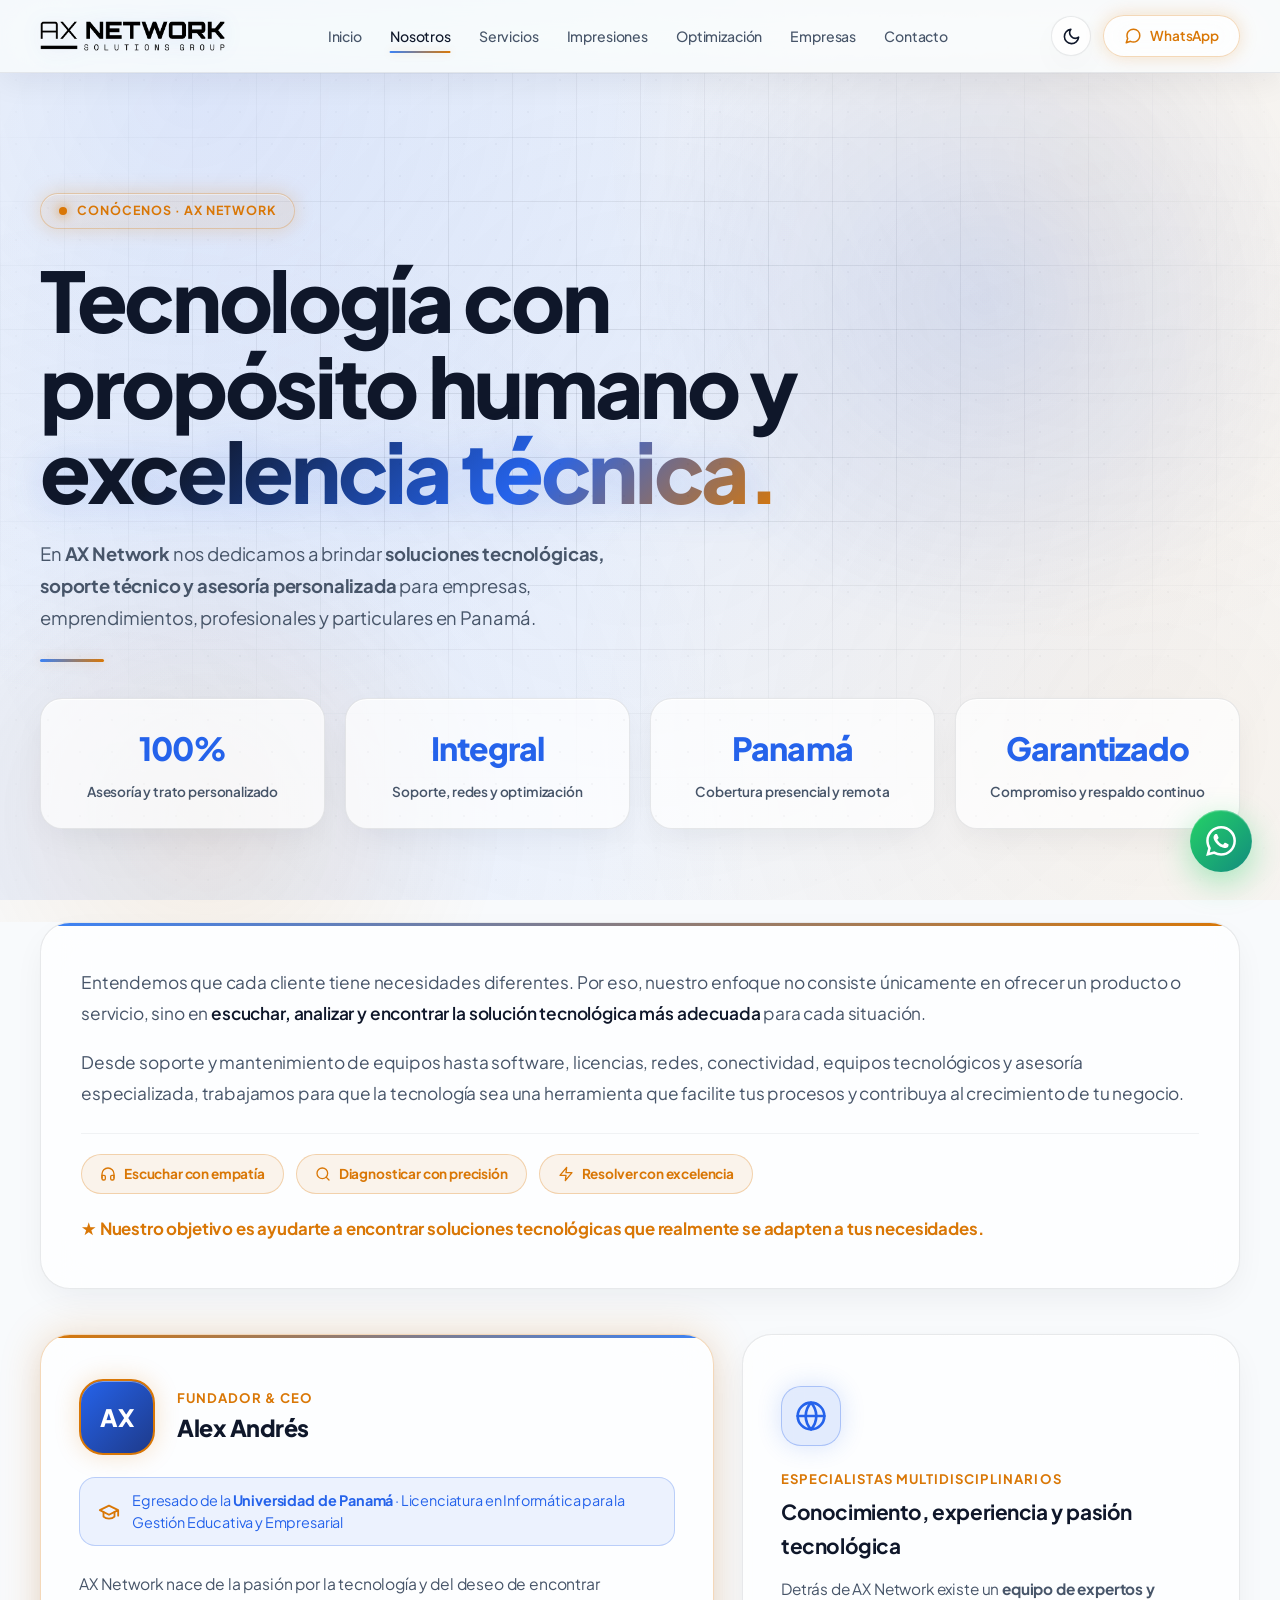
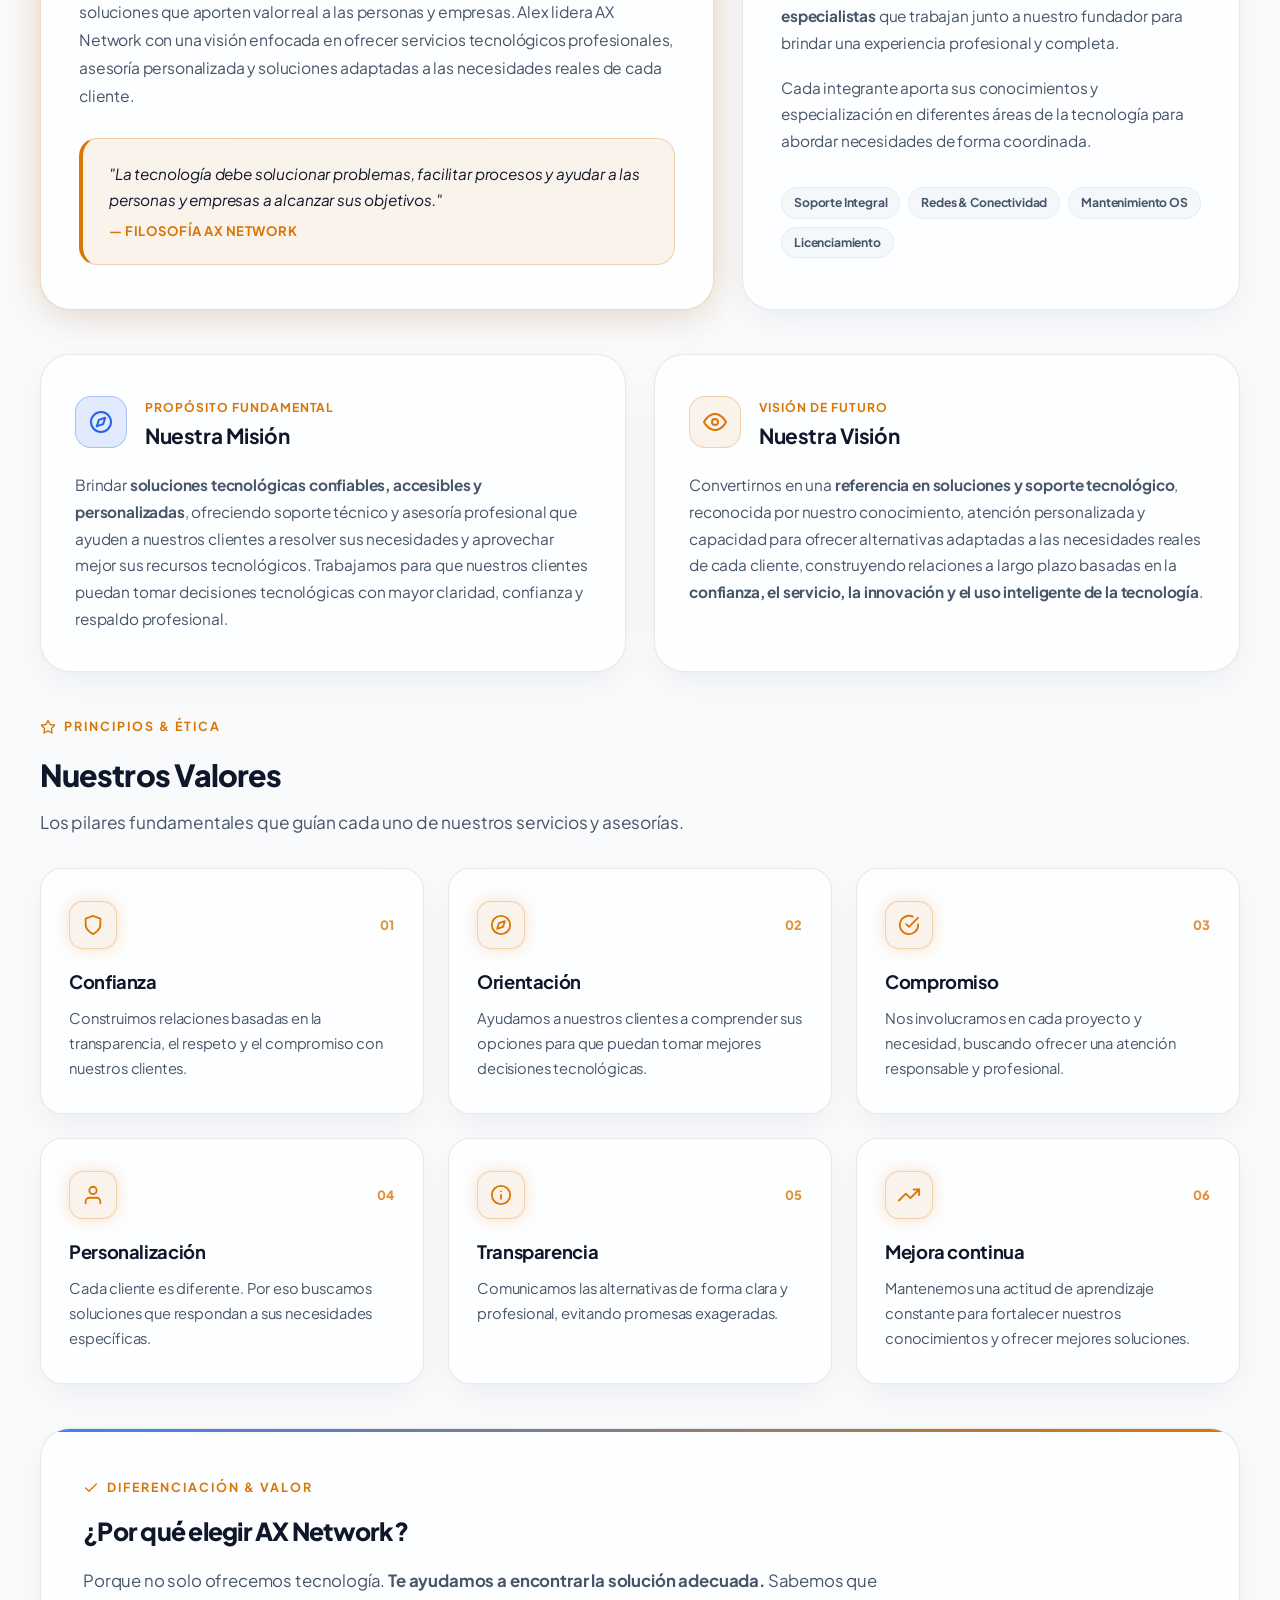
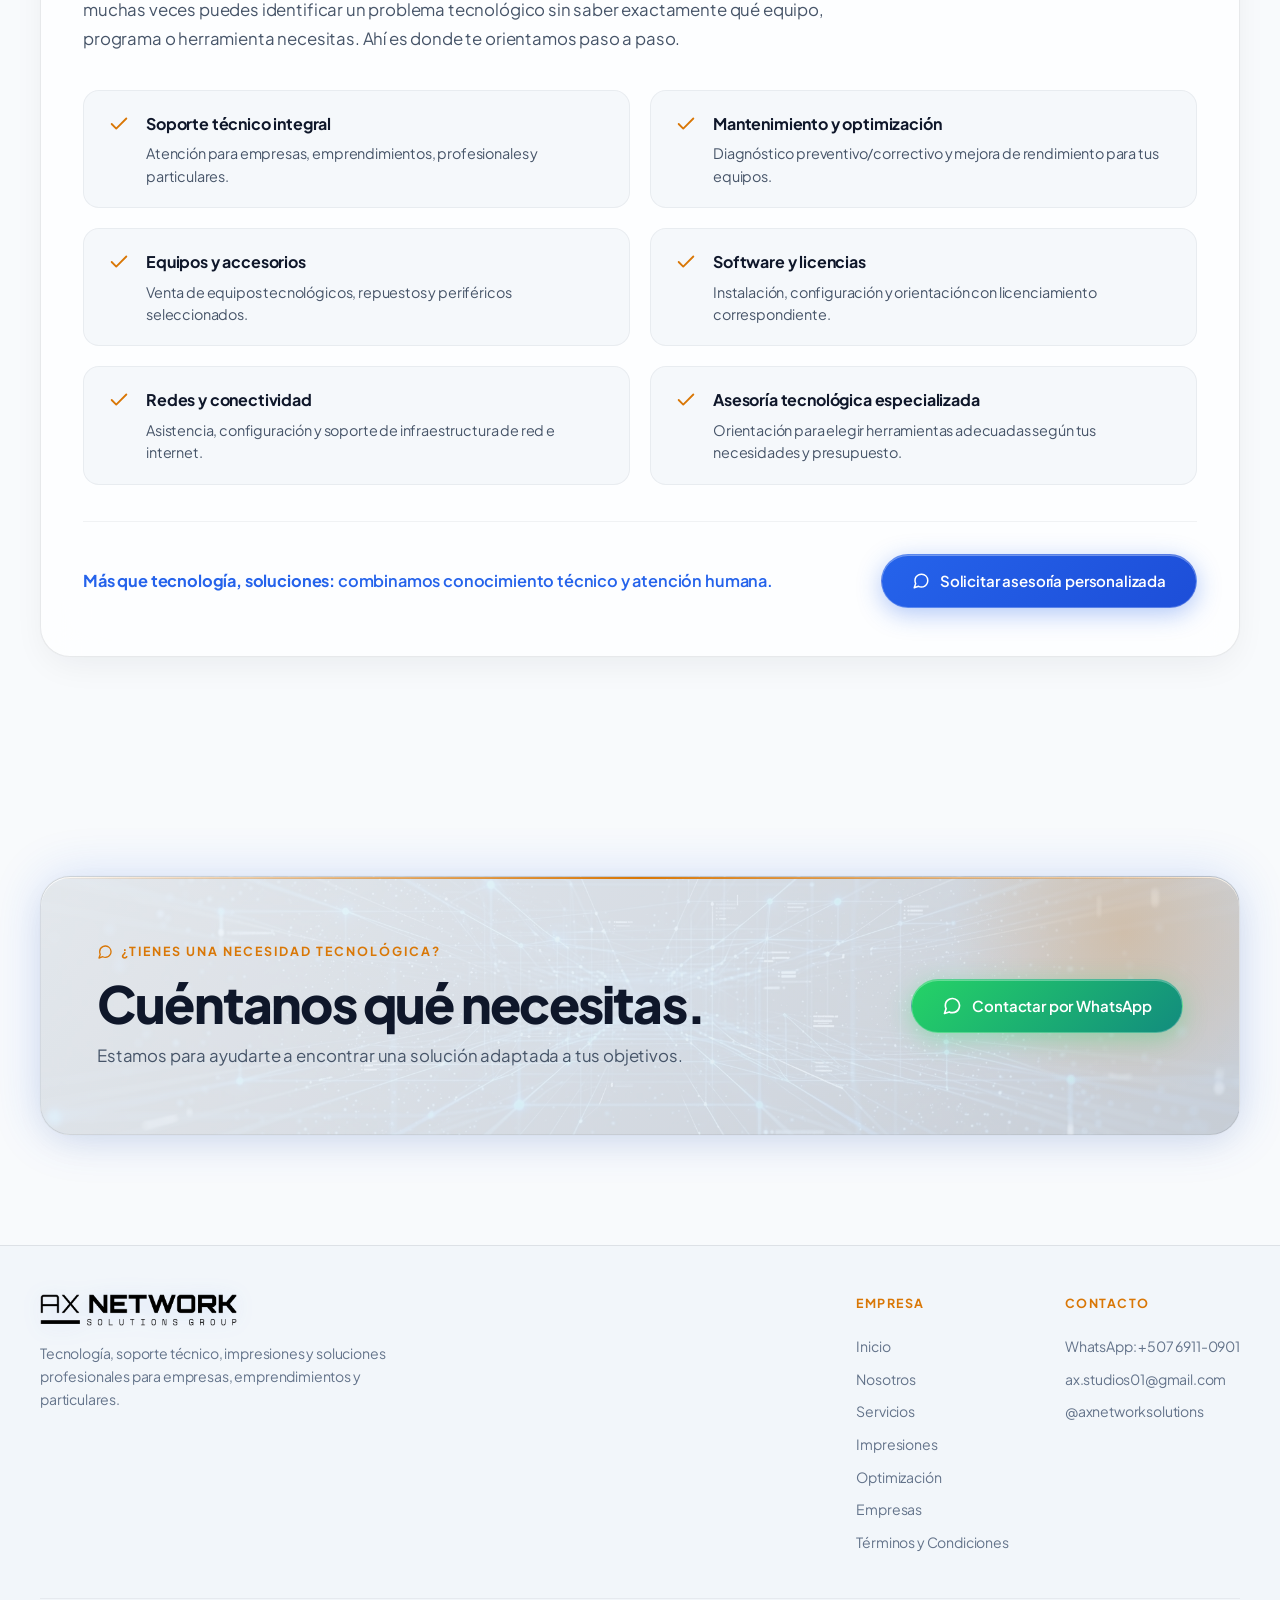
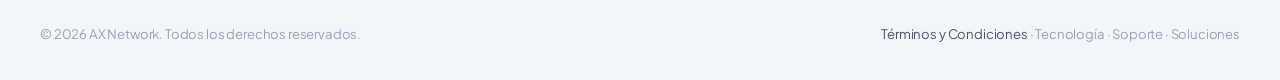
<file: AX-Network-Web/nosotros.html>
<!doctype html>
<html lang="es">

<head>
  <meta charset="utf-8">
  <meta name="viewport" content="width=device-width, initial-scale=1">
  <meta name="theme-color" content="#f8fafc">
  <meta name="description"
    content="Conoce más sobre AX Network — Nuestro fundador Alex Andrés , equipo, misión, visión, valores y soluciones tecnológicas en Panamá.">
  <meta name="keywords"
    content="AX Network, nosotros, fundador, Alex Andrés , misión, visión, tecnología, soporte, Panamá">
  <title>Nosotros | AX Network · Tecnología · Soporte · Soluciones</title>
  <link rel="icon" type="image/webp" href="img/logo-fondo.webp">
  <link rel="preconnect" href="https://fonts.googleapis.com">
  <link rel="preconnect" href="https://fonts.gstatic.com" crossorigin>
  <link
    href="https://fonts.googleapis.com/css2?family=Inter:wght@400;500;600;700;800;900&family=Plus+Jakarta+Sans:wght@400;500;600;700;800&family=Space+Grotesk:wght@500;600;700&display=swap"
    rel="stylesheet">
  <link rel="stylesheet" href="css/styles.css">
  <script>
    (function () {
      const savedTheme = localStorage.getItem('ax-theme') || 'light';
      document.documentElement.setAttribute('data-theme', savedTheme);
      const meta = document.querySelector('meta[name="theme-color"]');
      if (meta) meta.setAttribute('content', savedTheme === 'dark' ? '#020408' : '#f8fafc');
    })();
  </script>
</head>

<body>

  <!-- ═══════ HEADER ═══════ -->
  <header>
    <div class="container nav">
      <a href="index.html" aria-label="AX Network inicio">
        <img class="logo logo-light" src="img/logo-negro.png" alt="AX Network">
        <img class="logo logo-dark" src="img/logo-blanco.png" alt="AX Network">
      </a>
      <nav class="navlinks" id="navMenu" aria-label="Navegación principal">
        <a href="index.html">Inicio</a>
        <a href="nosotros.html" class="active">Nosotros</a>
        <a href="index.html#servicios">Servicios</a>
        <a href="index.html#impresiones">Impresiones</a>
        <a href="index.html#optimizacion">Optimización</a>
        <a href="index.html#empresas">Empresas</a>
        <a href="index.html#contacto">Contacto</a>
      </nav>
      <div class="nav-actions-group">
        <button class="theme-toggle" id="themeToggle" aria-label="Cambiar tema claro u oscuro"
          title="Cambiar tema de color">
          <svg class="sun-icon" viewBox="0 0 24 24" fill="none" stroke="currentColor" stroke-width="2"
            stroke-linecap="round" stroke-linejoin="round">
            <circle cx="12" cy="12" r="5"></circle>
            <line x1="12" y1="1" x2="12" y2="3"></line>
            <line x1="12" y1="21" x2="12" y2="23"></line>
            <line x1="4.22" y1="4.22" x2="5.64" y2="5.64"></line>
            <line x1="18.36" y1="18.36" x2="19.78" y2="19.78"></line>
            <line x1="1" y1="12" x2="3" y2="12"></line>
            <line x1="21" y1="12" x2="23" y2="12"></line>
            <line x1="4.22" y1="19.78" x2="5.64" y2="18.36"></line>
            <line x1="18.36" y1="5.64" x2="19.78" y2="4.22"></line>
          </svg>
          <svg class="moon-icon" viewBox="0 0 24 24" fill="none" stroke="currentColor" stroke-width="2"
            stroke-linecap="round" stroke-linejoin="round">
            <path d="M21 12.79A9 9 0 1 1 11.21 3 7 7 0 0 0 21 12.79z"></path>
          </svg>
        </button>
        <a class="nav-cta" target="_blank" rel="noopener"
          href="https://wa.me/50769110901?text=Hola%20AX%20Network.%20Quiero%20solicitar%20informaci%C3%B3n%20sobre%20sus%20servicios.">
          <svg width="18" height="18" viewBox="0 0 24 24" fill="none" stroke="currentColor" stroke-width="2"
            stroke-linecap="round" stroke-linejoin="round">
            <path
              d="M21 11.5a8.38 8.38 0 0 1-.9 3.8 8.5 8.5 0 0 1-7.6 4.7 8.38 8.38 0 0 1-3.8-.9L3 21l1.9-5.7a8.38 8.38 0 0 1-.9-3.8 8.5 8.5 0 0 1 4.7-7.6 8.38 8.38 0 0 1 3.8-.9h.5a8.48 8.48 0 0 1 8 8v.5z" />
          </svg>
          WhatsApp
        </a>
        <button class="menu-toggle" id="menuToggle" aria-label="Abrir menú">
          <svg viewBox="0 0 24 24" fill="none" stroke="currentColor" stroke-width="2" stroke-linecap="round">
            <line x1="3" y1="6" x2="21" y2="6" />
            <line x1="3" y1="12" x2="21" y2="12" />
            <line x1="3" y1="18" x2="21" y2="18" />
          </svg>
        </button>
      </div>
    </div>
  </header>

  <main>
    <!-- ═══════ HERO NOSOTROS ═══════ -->
    <section class="hero" style="min-height:auto;padding:120px 0 40px">
      <div class="hero-grid"></div>
      <div class="hero-glow"></div>
      <div class="hero-glow-2"></div>
      <div class="container">
        <div class="section-header reveal" style="max-width:880px;margin-bottom:20px">
          <div class="hero-eyebrow">
            <span class="pulse-dot"></span>
            Conócenos · AX Network
          </div>
          <h1>Tecnología con propósito humano y <br><span class="text-gradient">excelencia técnica.</span></h1>
          <p style="font-size:1.15rem;line-height:1.75;color:var(--text-secondary)">En <strong>AX Network</strong> nos
            dedicamos a brindar <strong>soluciones tecnológicas, soporte técnico y asesoría personalizada</strong> para
            empresas, emprendimientos, profesionales y particulares en Panamá.</p>
          <div class="section-divider"></div>
        </div>

        <!-- Impact / Stats Bar Bento -->
        <div class="about-stats-bar reveal">
          <div class="stat-card">
            <span class="stat-num">100%</span>
            <span class="stat-label">Asesoría y trato personalizado</span>
          </div>
          <div class="stat-card">
            <span class="stat-num">Integral</span>
            <span class="stat-label">Soporte, redes y optimización</span>
          </div>
          <div class="stat-card">
            <span class="stat-num">Panamá</span>
            <span class="stat-label">Cobertura presencial y remota</span>
          </div>
          <div class="stat-card">
            <span class="stat-num">Garantizado</span>
            <span class="stat-label">Compromiso y respaldo continuo</span>
          </div>
        </div>
      </div>
    </section>

    <!-- ═══════ CONTENIDO NOSOTROS ═══════ -->
    <section class="section about-section" style="padding-top:0">
      <div class="container">

        <!-- Manifiesto / Intro Box -->
        <div class="about-intro-box reveal">
          <p>Entendemos que cada cliente tiene necesidades diferentes. Por eso, nuestro enfoque no consiste únicamente
            en ofrecer un producto o servicio, sino en <strong>escuchar, analizar y encontrar la solución tecnológica
              más adecuada</strong> para cada situación.</p>
          <p>Desde soporte y mantenimiento de equipos hasta software, licencias, redes, conectividad, equipos
            tecnológicos y asesoría especializada, trabajamos para que la tecnología sea una herramienta que facilite
            tus procesos y contribuya al crecimiento de tu negocio.</p>

          <div class="about-pillars-pills">
            <span class="pillar-pill">
              <svg viewBox="0 0 24 24" fill="none" stroke="currentColor" stroke-width="2" stroke-linecap="round"
                stroke-linejoin="round">
                <path d="M3 18v-6a9 9 0 0 1 18 0v6"></path>
                <path
                  d="M21 19a2 2 0 0 1-2 2h-1a2 2 0 0 1-2-2v-3a2 2 0 0 1 2-2h3zM3 19a2 2 0 0 0 2 2h1a2 2 0 0 0 2-2v-3a2 2 0 0 0-2-2H3z">
                </path>
              </svg>
              Escuchar con empatía
            </span>
            <span class="pillar-pill">
              <svg viewBox="0 0 24 24" fill="none" stroke="currentColor" stroke-width="2" stroke-linecap="round"
                stroke-linejoin="round">
                <circle cx="11" cy="11" r="8"></circle>
                <line x1="21" y1="21" x2="16.65" y2="16.65"></line>
              </svg>
              Diagnosticar con precisión
            </span>
            <span class="pillar-pill">
              <svg viewBox="0 0 24 24" fill="none" stroke="currentColor" stroke-width="2" stroke-linecap="round"
                stroke-linejoin="round">
                <polygon points="13 2 3 14 12 14 11 22 21 10 12 10 13 2"></polygon>
              </svg>
              Resolver con excelencia
            </span>
          </div>

          <p style="color:var(--accent-500);font-weight:700;font-size:1.05rem;margin-top:20px;">★ Nuestro objetivo es
            ayudarte a encontrar soluciones tecnológicas que realmente se adapten a tus necesidades.</p>
        </div>

        <!-- Fundador & Equipo Grid -->
        <div class="about-people-grid">

          <!-- Tarjeta Fundador & CEO -->
          <div class="founder-card reveal">
            <div class="founder-header">
              <div class="founder-avatar">AX</div>
              <div class="founder-info">
                <span class="founder-role">Fundador & CEO</span>
                <h3>Alex Andrés </h3>
              </div>
            </div>
            <div class="founder-credentials">
              <svg viewBox="0 0 24 24" fill="none" stroke="currentColor" stroke-width="2" stroke-linecap="round"
                stroke-linejoin="round">
                <path d="M22 10v6M2 10l10-5 10 5-10 5z" />
                <path d="M6 12v5c3 3 9 3 12 0v-5" />
              </svg>
              <span>Egresado de la <strong>Universidad de Panamá</strong> · Licenciatura en Informática para la Gestión
                Educativa y Empresarial</span>
            </div>
            <p class="founder-bio">AX Network nace de la pasión por la tecnología y del deseo de encontrar soluciones
              que aporten valor real a las personas y empresas. Alex lidera AX Network con una visión enfocada en
              ofrecer servicios tecnológicos profesionales, asesoría personalizada y soluciones adaptadas a las
              necesidades reales de cada cliente.</p>
            <div class="founder-quote">
              "La tecnología debe solucionar problemas, facilitar procesos y ayudar a las personas y empresas a alcanzar
              sus objetivos."
              <span>— Filosofía AX Network</span>
            </div>
          </div>

          <!-- Tarjeta Equipo -->
          <div class="team-card reveal">
            <div class="team-icon-wrap">
              <svg viewBox="0 0 24 24" fill="none" stroke="currentColor" stroke-width="2" stroke-linecap="round"
                stroke-linejoin="round">
                <circle cx="12" cy="12" r="10" />
                <line x1="2" y1="12" x2="22" y2="12" />
                <path d="M12 2a15.3 15.3 0 0 1 4 10 15.3 15.3 0 0 1-4 10 15.3 15.3 0 0 1-4-10 15.3 15.3 0 0 1 4-10z" />
              </svg>
            </div>
            <span class="founder-role" style="margin-bottom:6px">Especialistas Multidisciplinarios</span>
            <h3>Conocimiento, experiencia y pasión tecnológica</h3>
            <p>Detrás de AX Network existe un <strong>equipo de expertos y especialistas</strong> que trabajan junto a
              nuestro fundador para brindar una experiencia profesional y completa.</p>
            <p>Cada integrante aporta sus conocimientos y especialización en diferentes áreas de la tecnología para
              abordar necesidades de forma coordinada.</p>
            <div class="team-tags">
              <span class="team-tag">Soporte Integral</span>
              <span class="team-tag">Redes & Conectividad</span>
              <span class="team-tag">Mantenimiento OS</span>
              <span class="team-tag">Licenciamiento</span>
            </div>
          </div>

        </div>

        <!-- Misión y Visión -->
        <div class="mv-grid">

          <!-- Misión -->
          <div class="mv-card reveal">
            <div class="mv-card-header">
              <div class="mv-icon mv-icon--mision">
                <svg width="24" height="24" viewBox="0 0 24 24" fill="none" stroke="currentColor" stroke-width="2"
                  stroke-linecap="round" stroke-linejoin="round">
                  <circle cx="12" cy="12" r="10" />
                  <polygon points="16.24 7.76 14.12 14.12 7.76 16.24 9.88 9.88 16.24 7.76" />
                </svg>
              </div>
              <div>
                <span class="founder-role" style="font-size:.76rem">Propósito Fundamental</span>
                <h3>Nuestra Misión</h3>
              </div>
            </div>
            <p>Brindar <strong>soluciones tecnológicas confiables, accesibles y personalizadas</strong>, ofreciendo
              soporte técnico y asesoría profesional que ayuden a nuestros clientes a resolver sus necesidades y
              aprovechar mejor sus recursos tecnológicos. Trabajamos para que nuestros clientes puedan tomar decisiones
              tecnológicas con mayor claridad, confianza y respaldo profesional.</p>
          </div>

          <!-- Visión -->
          <div class="mv-card reveal">
            <div class="mv-card-header">
              <div class="mv-icon mv-icon--vision">
                <svg width="24" height="24" viewBox="0 0 24 24" fill="none" stroke="currentColor" stroke-width="2"
                  stroke-linecap="round" stroke-linejoin="round">
                  <path d="M1 12s4-8 11-8 11 8 11 8-4 8-11 8-11-8-11-8z" />
                  <circle cx="12" cy="12" r="3" />
                </svg>
              </div>
              <div>
                <span class="founder-role" style="font-size:.76rem">Visión de Futuro</span>
                <h3>Nuestra Visión</h3>
              </div>
            </div>
            <p>Convertirnos en una <strong>referencia en soluciones y soporte tecnológico</strong>, reconocida por
              nuestro conocimiento, atención personalizada y capacidad para ofrecer alternativas adaptadas a las
              necesidades reales de cada cliente, construyendo relaciones a largo plazo basadas en la <strong>confianza,
                el servicio, la innovación y el uso inteligente de la tecnología</strong>.</p>
          </div>

        </div>

        <!-- Nuestros Valores -->
        <div style="margin-bottom:44px">
          <div class="section-header reveal" style="margin-bottom:32px">
            <div class="kicker">
              <svg viewBox="0 0 24 24" fill="none" stroke="currentColor" stroke-width="2" stroke-linecap="round"
                stroke-linejoin="round">
                <polygon
                  points="12 2 15.09 8.26 22 9.27 17 14.14 18.18 21.02 12 17.77 5.82 21.02 7 14.14 2 9.27 8.91 8.26 12 2" />
              </svg>
              Principios & Ética
            </div>
            <h3
              style="font-family:'Plus Jakarta Sans',sans-serif;font-size:1.9rem;font-weight:800;letter-spacing:-0.03em;margin:0 0 8px">
              Nuestros Valores</h3>
            <p>Los pilares fundamentales que guían cada uno de nuestros servicios y asesorías.</p>
          </div>

          <div class="values-grid">

            <!-- Confianza -->
            <div class="value-card reveal">
              <div class="value-top-meta">
                <div class="value-icon">
                  <svg viewBox="0 0 24 24" fill="none" stroke="currentColor" stroke-width="2" stroke-linecap="round"
                    stroke-linejoin="round">
                    <path d="M12 22s8-4 8-10V5l-8-3-8 3v7c0 6 8 10 8 10z" />
                  </svg>
                </div>
                <span class="value-number">01</span>
              </div>
              <h4>Confianza</h4>
              <p>Construimos relaciones basadas en la transparencia, el respeto y el compromiso con nuestros clientes.
              </p>
            </div>

            <!-- Orientación -->
            <div class="value-card reveal">
              <div class="value-top-meta">
                <div class="value-icon">
                  <svg viewBox="0 0 24 24" fill="none" stroke="currentColor" stroke-width="2" stroke-linecap="round"
                    stroke-linejoin="round">
                    <circle cx="12" cy="12" r="10" />
                    <polygon points="16.24 7.76 14.12 14.12 7.76 16.24 9.88 9.88 16.24 7.76" />
                  </svg>
                </div>
                <span class="value-number">02</span>
              </div>
              <h4>Orientación</h4>
              <p>Ayudamos a nuestros clientes a comprender sus opciones para que puedan tomar mejores decisiones
                tecnológicas.</p>
            </div>

            <!-- Compromiso -->
            <div class="value-card reveal">
              <div class="value-top-meta">
                <div class="value-icon">
                  <svg viewBox="0 0 24 24" fill="none" stroke="currentColor" stroke-width="2" stroke-linecap="round"
                    stroke-linejoin="round">
                    <path d="M22 11.08V12a10 10 0 1 1-5.93-9.14" />
                    <polyline points="22 4 12 14.01 9 11.01" />
                  </svg>
                </div>
                <span class="value-number">03</span>
              </div>
              <h4>Compromiso</h4>
              <p>Nos involucramos en cada proyecto y necesidad, buscando ofrecer una atención responsable y profesional.
              </p>
            </div>

            <!-- Personalización -->
            <div class="value-card reveal">
              <div class="value-top-meta">
                <div class="value-icon">
                  <svg viewBox="0 0 24 24" fill="none" stroke="currentColor" stroke-width="2" stroke-linecap="round"
                    stroke-linejoin="round">
                    <path d="M20 21v-2a4 4 0 0 0-4-4H8a4 4 0 0 0-4 4v2" />
                    <circle cx="12" cy="7" r="4" />
                  </svg>
                </div>
                <span class="value-number">04</span>
              </div>
              <h4>Personalización</h4>
              <p>Cada cliente es diferente. Por eso buscamos soluciones que respondan a sus necesidades específicas.</p>
            </div>

            <!-- Transparencia -->
            <div class="value-card reveal">
              <div class="value-top-meta">
                <div class="value-icon">
                  <svg viewBox="0 0 24 24" fill="none" stroke="currentColor" stroke-width="2" stroke-linecap="round"
                    stroke-linejoin="round">
                    <circle cx="12" cy="12" r="10" />
                    <line x1="12" y1="16" x2="12" y2="12" />
                    <line x1="12" y1="8" x2="12.01" y2="8" />
                  </svg>
                </div>
                <span class="value-number">05</span>
              </div>
              <h4>Transparencia</h4>
              <p>Comunicamos las alternativas de forma clara y profesional, evitando promesas exageradas.</p>
            </div>

            <!-- Mejora continua -->
            <div class="value-card reveal">
              <div class="value-top-meta">
                <div class="value-icon">
                  <svg viewBox="0 0 24 24" fill="none" stroke="currentColor" stroke-width="2" stroke-linecap="round"
                    stroke-linejoin="round">
                    <polyline points="23 6 13.5 15.5 8.5 10.5 1 18" />
                    <polyline points="17 6 23 6 23 12" />
                  </svg>
                </div>
                <span class="value-number">06</span>
              </div>
              <h4>Mejora continua</h4>
              <p>Mantenemos una actitud de aprendizaje constante para fortalecer nuestros conocimientos y ofrecer
                mejores soluciones.</p>
            </div>

          </div>
        </div>

        <!-- ¿Por qué elegir AX Network? -->
        <div class="why-card reveal">
          <div class="why-header">
            <div class="kicker">
              <svg viewBox="0 0 24 24" fill="none" stroke="currentColor" stroke-width="2" stroke-linecap="round"
                stroke-linejoin="round">
                <polyline points="20 6 9 17 4 12" />
              </svg>
              Diferenciación & Valor
            </div>
            <h3>¿Por qué elegir AX Network?</h3>
            <p>Porque no solo ofrecemos tecnología. <strong>Te ayudamos a encontrar la solución adecuada.</strong>
              Sabemos que muchas veces puedes identificar un problema tecnológico sin saber exactamente qué equipo,
              programa o herramienta necesitas. Ahí es donde te orientamos paso a paso.</p>
          </div>

          <div class="why-solutions-grid">
            <div class="why-solution-item">
              <svg viewBox="0 0 24 24" fill="none" stroke="currentColor" stroke-width="2" stroke-linecap="round"
                stroke-linejoin="round">
                <polyline points="20 6 9 17 4 12" />
              </svg>
              <div>
                <h5>Soporte técnico integral</h5>
                <p>Atención para empresas, emprendimientos, profesionales y particulares.</p>
              </div>
            </div>

            <div class="why-solution-item">
              <svg viewBox="0 0 24 24" fill="none" stroke="currentColor" stroke-width="2" stroke-linecap="round"
                stroke-linejoin="round">
                <polyline points="20 6 9 17 4 12" />
              </svg>
              <div>
                <h5>Mantenimiento y optimización</h5>
                <p>Diagnóstico preventivo/correctivo y mejora de rendimiento para tus equipos.</p>
              </div>
            </div>

            <div class="why-solution-item">
              <svg viewBox="0 0 24 24" fill="none" stroke="currentColor" stroke-width="2" stroke-linecap="round"
                stroke-linejoin="round">
                <polyline points="20 6 9 17 4 12" />
              </svg>
              <div>
                <h5>Equipos y accesorios</h5>
                <p>Venta de equipos tecnológicos, repuestos y periféricos seleccionados.</p>
              </div>
            </div>

            <div class="why-solution-item">
              <svg viewBox="0 0 24 24" fill="none" stroke="currentColor" stroke-width="2" stroke-linecap="round"
                stroke-linejoin="round">
                <polyline points="20 6 9 17 4 12" />
              </svg>
              <div>
                <h5>Software y licencias</h5>
                <p>Instalación, configuración y orientación con licenciamiento correspondiente.</p>
              </div>
            </div>

            <div class="why-solution-item">
              <svg viewBox="0 0 24 24" fill="none" stroke="currentColor" stroke-width="2" stroke-linecap="round"
                stroke-linejoin="round">
                <polyline points="20 6 9 17 4 12" />
              </svg>
              <div>
                <h5>Redes y conectividad</h5>
                <p>Asistencia, configuración y soporte de infraestructura de red e internet.</p>
              </div>
            </div>

            <div class="why-solution-item">
              <svg viewBox="0 0 24 24" fill="none" stroke="currentColor" stroke-width="2" stroke-linecap="round"
                stroke-linejoin="round">
                <polyline points="20 6 9 17 4 12" />
              </svg>
              <div>
                <h5>Asesoría tecnológica especializada</h5>
                <p>Orientación para elegir herramientas adecuadas según tus necesidades y presupuesto.</p>
              </div>
            </div>
          </div>

          <div class="why-footer-action">
            <p><strong>Más que tecnología, soluciones:</strong> combinamos conocimiento técnico y atención humana.</p>
            <a class="btn btn-primary" target="_blank" rel="noopener"
              href="https://wa.me/50769110901?text=Hola%20AX%20Network.%20Quiero%20solicitar%20asesor%C3%ADa%20personalizada%20o%20cotizar%20una%20soluci%C3%B3n%20tecnol%C3%B3gica.">
              <svg width="18" height="18" viewBox="0 0 24 24" fill="none" stroke="currentColor" stroke-width="2"
                stroke-linecap="round" stroke-linejoin="round">
                <path
                  d="M21 11.5a8.38 8.38 0 0 1-.9 3.8 8.5 8.5 0 0 1-7.6 4.7 8.38 8.38 0 0 1-3.8-.9L3 21l1.9-5.7a8.38 8.38 0 0 1-.9-3.8 8.5 8.5 0 0 1 4.7-7.6 8.38 8.38 0 0 1 3.8-.9h.5a8.48 8.48 0 0 1 8 8v.5z" />
              </svg>
              Solicitar asesoría personalizada
            </a>
          </div>
        </div>

      </div>
    </section>

    <!-- ═══════ CONTACTO / CTA ═══════ -->
    <section class="section" id="contacto">
      <div class="container">
        <div class="cta-section reveal">
          <div class="cta-text">
            <div class="kicker">
              <svg viewBox="0 0 24 24" fill="none" stroke="currentColor" stroke-width="2" stroke-linecap="round"
                stroke-linejoin="round">
                <path
                  d="M21 11.5a8.38 8.38 0 0 1-.9 3.8 8.5 8.5 0 0 1-7.6 4.7 8.38 8.38 0 0 1-3.8-.9L3 21l1.9-5.7a8.38 8.38 0 0 1-.9-3.8 8.5 8.5 0 0 1 4.7-7.6 8.38 8.38 0 0 1 3.8-.9h.5a8.48 8.48 0 0 1 8 8v.5z" />
              </svg>
              ¿Tienes una necesidad tecnológica?
            </div>
            <h2>Cuéntanos qué necesitas.</h2>
            <p>Estamos para ayudarte a encontrar una solución adaptada a tus objetivos.</p>
          </div>
          <a class="btn btn-wa" target="_blank" rel="noopener"
            href="https://wa.me/50769110901?text=Hola%20AX%20Network.%20Necesito%20ayuda%20con%20tecnolog%C3%ADa.%20Mi%20consulta%20es%3A%20">
            <svg width="20" height="20" viewBox="0 0 24 24" fill="none" stroke="currentColor" stroke-width="2"
              stroke-linecap="round" stroke-linejoin="round">
              <path
                d="M21 11.5a8.38 8.38 0 0 1-.9 3.8 8.5 8.5 0 0 1-7.6 4.7 8.38 8.38 0 0 1-3.8-.9L3 21l1.9-5.7a8.38 8.38 0 0 1-.9-3.8 8.5 8.5 0 0 1 4.7-7.6 8.38 8.38 0 0 1 3.8-.9h.5a8.48 8.48 0 0 1 8 8v.5z" />
            </svg>
            Contactar por WhatsApp
          </a>
        </div>
      </div>
    </section>
  </main>

  <!-- ═══════ FOOTER ═══════ -->
  <footer>
    <div class="container">
      <div class="footer-content">
        <div class="footer-brand">
          <img class="logo logo-light" src="img/logo-negro.png" alt="AX Network">
          <img class="logo logo-dark" src="img/logo-blanco.png" alt="AX Network">
          <p>Tecnología, soporte técnico, impresiones y soluciones profesionales para empresas, emprendimientos y
            particulares.</p>
        </div>
        <div class="footer-links">
          <div>
            <h4>Empresa</h4>
            <a href="index.html">Inicio</a>
            <a href="nosotros.html">Nosotros</a>
            <a href="index.html#servicios">Servicios</a>
            <a href="index.html#impresiones">Impresiones</a>
            <a href="index.html#optimizacion">Optimización</a>
            <a href="index.html#empresas">Empresas</a>
            <a href="terminos-y-condiciones.html">Términos y Condiciones</a>
          </div>
          <div>
            <h4>Contacto</h4>
            <a target="_blank" rel="noopener" href="https://wa.me/50769110901">WhatsApp: +507 6911-0901</a>
            <a href="mailto:ax.studios01@gmail.com">ax.studios01@gmail.com</a>
            <a target="_blank" rel="noopener" href="https://instagram.com/axnetworksolutions">@axnetworksolutions</a>
          </div>
        </div>
      </div>
      <div class="footer-bottom">
        <span>© 2026 AX Network. Todos los derechos reservados.</span>
        <span><a href="terminos-y-condiciones.html"
            style="color:var(--text-secondary);text-decoration:none;transition:color 0.2s ease;">Términos y
            Condiciones</a> · Tecnología · Soporte · Soluciones</span>
      </div>
    </div>
  </footer>

  <!-- ═══════ WHATSAPP FLOATING BUTTON ═══════ -->
  <a class="whatsapp-float" target="_blank" rel="noopener" aria-label="Contactar AX Network por WhatsApp"
    href="https://wa.me/50769110901?text=Hola%20AX%20Network.%20Quiero%20solicitar%20informaci%C3%B3n%20sobre%20sus%20servicios.">
    <svg viewBox="0 0 24 24" fill="currentColor">
      <path
        d="M17.472 14.382c-.297-.149-1.758-.867-2.03-.967-.273-.099-.471-.148-.67.15-.197.297-.767.966-.94 1.164-.173.199-.347.223-.644.075-.297-.15-1.255-.463-2.39-1.475-.883-.788-1.48-1.761-1.653-2.059-.173-.297-.018-.458.13-.606.134-.133.298-.347.446-.52.149-.174.198-.298.298-.497.099-.198.05-.371-.025-.52-.075-.149-.669-1.612-.916-2.207-.242-.579-.487-.5-.669-.51-.173-.008-.371-.01-.57-.01-.198 0-.52.074-.792.372-.272.297-1.04 1.016-1.04 2.479 0 1.462 1.065 2.875 1.213 3.074.149.198 2.096 3.2 5.077 4.487.709.306 1.262.489 1.694.625.712.227 1.36.195 1.871.118.571-.085 1.758-.719 2.006-1.413.248-.694.248-1.289.173-1.413-.074-.124-.272-.198-.57-.347m-5.421 7.403h-.004a9.87 9.87 0 01-5.031-1.378l-.361-.214-3.741.982.998-3.648-.235-.374a9.86 9.86 0 01-1.51-5.26c.001-5.45 4.436-9.884 9.888-9.884 2.64 0 5.122 1.03 6.988 2.898a9.825 9.825 0 012.893 6.994c-.003 5.45-4.437 9.884-9.885 9.884m8.413-18.297A11.815 11.815 0 0012.05 0C5.495 0 .16 5.335.157 11.892c0 2.096.547 4.142 1.588 5.945L.057 24l6.305-1.654a11.882 11.882 0 005.683 1.448h.005c6.554 0 11.89-5.335 11.893-11.893a11.821 11.821 0 00-3.48-8.413z" />
    </svg>
  </a>

  <!-- ═══════ MAIN JAVASCRIPT ═══════ -->
  <script src="js/main.js"></script>

</body>

</html>
</file>
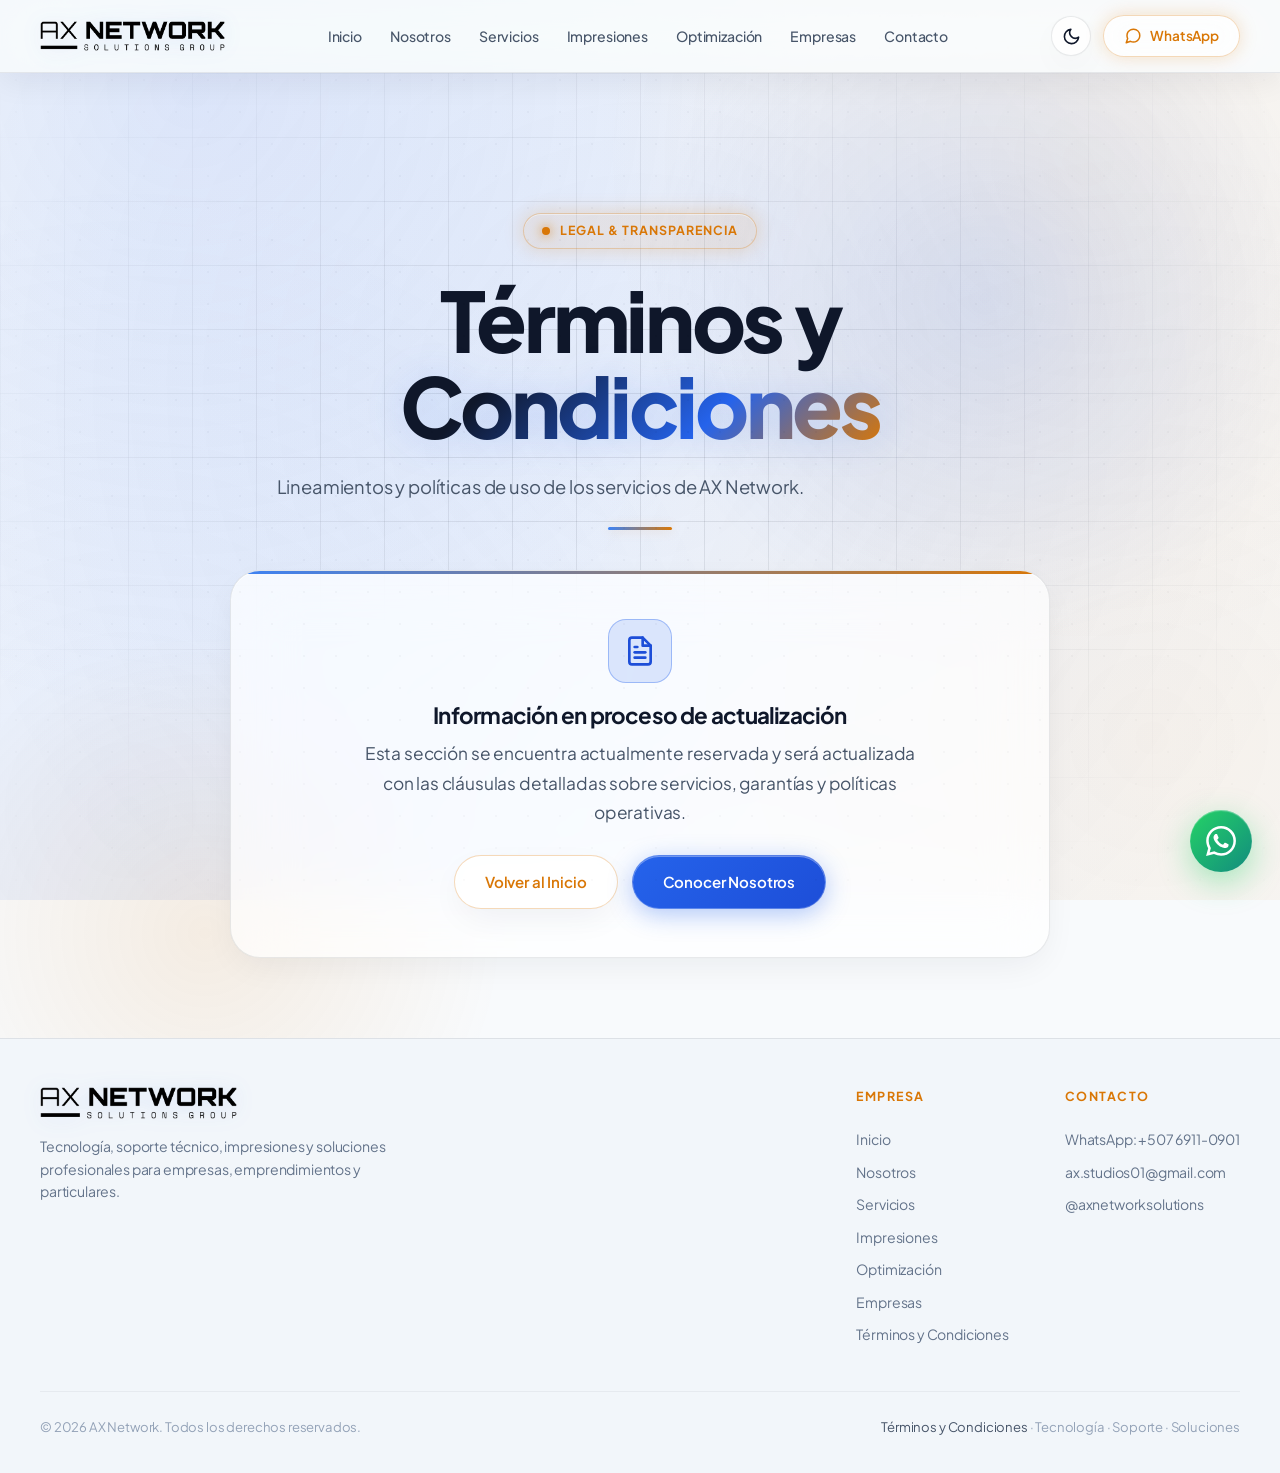
<file: AX-Network-Web/terminos-y-condiciones.html>
<!doctype html>
<html lang="es">

<head>
  <meta charset="utf-8">
  <meta name="viewport" content="width=device-width, initial-scale=1">
  <meta name="theme-color" content="#f8fafc">
  <meta name="description" content="Términos y Condiciones de AX Network — Soluciones tecnológicas en Panamá.">
  <title>Términos y Condiciones | AX Network</title>
  <link rel="icon" type="image/webp" href="img/logo-fondo.webp">
  <link rel="preconnect" href="https://fonts.googleapis.com">
  <link rel="preconnect" href="https://fonts.gstatic.com" crossorigin>
  <link
    href="https://fonts.googleapis.com/css2?family=Inter:wght@400;500;600;700;800;900&family=Plus+Jakarta+Sans:wght@400;500;600;700;800&family=Space+Grotesk:wght@500;600;700&display=swap"
    rel="stylesheet">
  <link rel="stylesheet" href="css/styles.css">
  <script>
    (function() {
      const savedTheme = localStorage.getItem('ax-theme') || 'light';
      document.documentElement.setAttribute('data-theme', savedTheme);
      const meta = document.querySelector('meta[name="theme-color"]');
      if (meta) meta.setAttribute('content', savedTheme === 'dark' ? '#020408' : '#f8fafc');
    })();
  </script>
</head>

<body>

  <!-- ═══════ HEADER ═══════ -->
  <header>
    <div class="container nav">
      <a href="index.html" aria-label="AX Network inicio">
        <img class="logo logo-light" src="img/logo-negro.png" alt="AX Network">
        <img class="logo logo-dark" src="img/logo-blanco.png" alt="AX Network">
      </a>
      <nav class="navlinks" id="navMenu" aria-label="Navegación principal">
        <a href="index.html">Inicio</a>
        <a href="nosotros.html">Nosotros</a>
        <a href="index.html#servicios">Servicios</a>
        <a href="index.html#impresiones">Impresiones</a>
        <a href="index.html#optimizacion">Optimización</a>
        <a href="index.html#empresas">Empresas</a>
        <a href="index.html#contacto">Contacto</a>
      </nav>
      <div class="nav-actions-group">
        <button class="theme-toggle" id="themeToggle" aria-label="Cambiar tema claro u oscuro" title="Cambiar tema de color">
          <svg class="sun-icon" viewBox="0 0 24 24" fill="none" stroke="currentColor" stroke-width="2" stroke-linecap="round" stroke-linejoin="round">
            <circle cx="12" cy="12" r="5"></circle>
            <line x1="12" y1="1" x2="12" y2="3"></line>
            <line x1="12" y1="21" x2="12" y2="23"></line>
            <line x1="4.22" y1="4.22" x2="5.64" y2="5.64"></line>
            <line x1="18.36" y1="18.36" x2="19.78" y2="19.78"></line>
            <line x1="1" y1="12" x2="3" y2="12"></line>
            <line x1="21" y1="12" x2="23" y2="12"></line>
            <line x1="4.22" y1="19.78" x2="5.64" y2="18.36"></line>
            <line x1="18.36" y1="5.64" x2="19.78" y2="4.22"></line>
          </svg>
          <svg class="moon-icon" viewBox="0 0 24 24" fill="none" stroke="currentColor" stroke-width="2" stroke-linecap="round" stroke-linejoin="round">
            <path d="M21 12.79A9 9 0 1 1 11.21 3 7 7 0 0 0 21 12.79z"></path>
          </svg>
        </button>
        <a class="nav-cta" target="_blank" rel="noopener"
          href="https://wa.me/50769110901?text=Hola%20AX%20Network.%20Quiero%20solicitar%20informaci%C3%B3n%20sobre%20sus%20servicios.">
          <svg width="18" height="18" viewBox="0 0 24 24" fill="none" stroke="currentColor" stroke-width="2"
            stroke-linecap="round" stroke-linejoin="round">
            <path
              d="M21 11.5a8.38 8.38 0 0 1-.9 3.8 8.5 8.5 0 0 1-7.6 4.7 8.38 8.38 0 0 1-3.8-.9L3 21l1.9-5.7a8.38 8.38 0 0 1-.9-3.8 8.5 8.5 0 0 1 4.7-7.6 8.38 8.38 0 0 1 3.8-.9h.5a8.48 8.48 0 0 1 8 8v.5z" />
          </svg>
          WhatsApp
        </a>
        <button class="menu-toggle" id="menuToggle" aria-label="Abrir menú">
          <svg viewBox="0 0 24 24" fill="none" stroke="currentColor" stroke-width="2" stroke-linecap="round">
            <line x1="3" y1="6" x2="21" y2="6" />
            <line x1="3" y1="12" x2="21" y2="12" />
            <line x1="3" y1="18" x2="21" y2="18" />
          </svg>
        </button>
      </div>
    </div>
  </header>

  <main>
    <!-- ═══════ HERO / CONTENEDOR TÉRMINOS ═══════ -->
    <section class="hero" style="min-height:70vh;display:flex;align-items:center;padding:140px 0 80px">
      <div class="hero-grid"></div>
      <div class="hero-glow"></div>
      <div class="hero-glow-2"></div>
      <div class="container">
        <div class="section-header reveal" style="max-width:820px;margin:0 auto 40px;text-align:center">
          <div class="hero-eyebrow" style="justify-content:center">
            <span class="pulse-dot"></span>
            Legal & Transparencia
          </div>
          <h1>Términos y <span class="text-gradient">Condiciones</span></h1>
          <p style="font-size:1.15rem;color:var(--text-secondary)">Lineamientos y políticas de uso de los servicios de AX Network.</p>
          <div class="section-divider" style="margin:24px auto"></div>
        </div>

        <!-- Tarjeta Acrílica con contenedor reservado -->
        <div class="about-intro-box reveal" style="max-width:820px;margin:0 auto;text-align:center;padding:48px 32px">
          <div style="width:64px;height:64px;margin:0 auto 20px;background:rgba(37,99,235,0.14);border:1px solid rgba(37,99,235,0.35);border-radius:18px;display:flex;align-items:center;justify-content:center;color:var(--brand-300)">
            <svg width="32" height="32" viewBox="0 0 24 24" fill="none" stroke="currentColor" stroke-width="2" stroke-linecap="round" stroke-linejoin="round">
              <path d="M14 2H6a2 2 0 0 0-2 2v16a2 2 0 0 0 2 2h12a2 2 0 0 0 2-2V8z"></path>
              <polyline points="14 2 14 8 20 8"></polyline>
              <line x1="16" y1="13" x2="8" y2="13"></line>
              <line x1="16" y1="17" x2="8" y2="17"></line>
              <polyline points="10 9 9 9 8 9"></polyline>
            </svg>
          </div>
          <h2 style="font-size:1.4rem;font-weight:700;margin-bottom:12px;color:var(--text-primary)">Información en proceso de actualización</h2>
          <p style="color:var(--text-secondary);max-width:560px;margin:0 auto 28px;line-height:1.7;">Esta sección se encuentra actualmente reservada y será actualizada con las cláusulas detalladas sobre servicios, garantías y políticas operativas.</p>
          <div style="display:flex;gap:14px;justify-content:center;flex-wrap:wrap">
            <a class="btn btn-secondary" href="index.html">Volver al Inicio</a>
            <a class="btn btn-primary" href="nosotros.html">Conocer Nosotros</a>
          </div>
        </div>
      </div>
    </section>
  </main>

  <!-- ═══════ FOOTER ═══════ -->
  <footer>
    <div class="container">
      <div class="footer-content">
        <div class="footer-brand">
          <img class="logo logo-light" src="img/logo-negro.png" alt="AX Network">
          <img class="logo logo-dark" src="img/logo-blanco.png" alt="AX Network">
          <p>Tecnología, soporte técnico, impresiones y soluciones profesionales para empresas, emprendimientos y particulares.</p>
        </div>
        <div class="footer-links">
          <div>
            <h4>Empresa</h4>
            <a href="index.html">Inicio</a>
            <a href="nosotros.html">Nosotros</a>
            <a href="index.html#servicios">Servicios</a>
            <a href="index.html#impresiones">Impresiones</a>
            <a href="index.html#optimizacion">Optimización</a>
            <a href="index.html#empresas">Empresas</a>
            <a href="terminos-y-condiciones.html">Términos y Condiciones</a>
          </div>
          <div>
            <h4>Contacto</h4>
            <a target="_blank" rel="noopener" href="https://wa.me/50769110901">WhatsApp: +507 6911-0901</a>
            <a href="mailto:ax.studios01@gmail.com">ax.studios01@gmail.com</a>
            <a target="_blank" rel="noopener" href="https://instagram.com/axnetworksolutions">@axnetworksolutions</a>
          </div>
        </div>
      </div>
      <div class="footer-bottom">
        <span>© 2026 AX Network. Todos los derechos reservados.</span>
        <span><a href="terminos-y-condiciones.html" style="color:var(--text-secondary);text-decoration:none;transition:color 0.2s ease;">Términos y Condiciones</a> · Tecnología · Soporte · Soluciones</span>
      </div>
    </div>
  </footer>

  <!-- ═══════ WHATSAPP FLOATING BUTTON ═══════ -->
  <a class="whatsapp-float" target="_blank" rel="noopener" aria-label="Contactar AX Network por WhatsApp"
    href="https://wa.me/50769110901?text=Hola%20AX%20Network.%20Quiero%20solicitar%20informaci%C3%B3n%20sobre%20sus%20servicios.">
    <svg viewBox="0 0 24 24" fill="currentColor">
      <path
        d="M17.472 14.382c-.297-.149-1.758-.867-2.03-.967-.273-.099-.471-.148-.67.15-.197.297-.767.966-.94 1.164-.173.199-.347.223-.644.075-.297-.15-1.255-.463-2.39-1.475-.883-.788-1.48-1.761-1.653-2.059-.173-.297-.018-.458.13-.606.134-.133.298-.347.446-.52.149-.174.198-.298.298-.497.099-.198.05-.371-.025-.52-.075-.149-.669-1.612-.916-2.207-.242-.579-.487-.5-.669-.51-.173-.008-.371-.01-.57-.01-.198 0-.52.074-.792.372-.272.297-1.04 1.016-1.04 2.479 0 1.462 1.065 2.875 1.213 3.074.149.198 2.096 3.2 5.077 4.487.709.306 1.262.489 1.694.625.712.227 1.36.195 1.871.118.571-.085 1.758-.719 2.006-1.413.248-.694.248-1.289.173-1.413-.074-.124-.272-.198-.57-.347m-5.421 7.403h-.004a9.87 9.87 0 01-5.031-1.378l-.361-.214-3.741.982.998-3.648-.235-.374a9.86 9.86 0 01-1.51-5.26c.001-5.45 4.436-9.884 9.888-9.884 2.64 0 5.122 1.03 6.988 2.898a9.825 9.825 0 012.893 6.994c-.003 5.45-4.437 9.884-9.885 9.884m8.413-18.297A11.815 11.815 0 0012.05 0C5.495 0 .16 5.335.157 11.892c0 2.096.547 4.142 1.588 5.945L.057 24l6.305-1.654a11.882 11.882 0 005.683 1.448h.005c6.554 0 11.89-5.335 11.893-11.893a11.821 11.821 0 00-3.48-8.413z" />
    </svg>
  </a>

  <!-- ═══════ MAIN JAVASCRIPT ═══════ -->
  <script src="js/main.js"></script>

</body>

</html>
</file>
<file: AX-Network-Web/css/styles.css>
/* ═══════════════════════════════════════════════════════════════════
   AX NETWORK — CINEMATIC APPLE DESIGN SYSTEM
   Light (Default) & Dark Modes | Bento Cards & Glassmorphism
   ═══════════════════════════════════════════════════════════════════ */

/* ─── LIGHT THEME (DEFAULT) ─── */
:root,
[data-theme="light"] {
  --bg-space:           #f8fafc;
  --bg-deep:            #f1f5f9;
  --bg-panel:           #ffffff;
  --bg-card:            rgba(255, 255, 255, 0.78);
  --bg-card-hover:      rgba(255, 255, 255, 0.95);
  --bg-elevated:        #ffffff;

  --brand-900:          #1e3a8a;
  --brand-800:          #1d4ed8;
  --brand-700:          #2563eb;
  --brand-500:          #2563eb;
  --brand-400:          #3b82f6;
  --brand-300:          #1d4ed8;
  --brand-200:          #2563eb;
  --brand-glow:         rgba(37, 99, 235, 0.18);

  --accent-500:         #d97706;
  --accent-400:         #b45309;
  --accent-300:         #92400e;
  --accent-glow:        rgba(217, 119, 6, 0.22);
  --accent-bg:          rgba(217, 119, 6, 0.08);
  --accent-border:      rgba(217, 119, 6, 0.28);

  --text-primary:       #0f172a;
  --text:               #0f172a;
  --text-secondary:     #475569;
  --text-muted:         #64748b;
  --text-dim:           #94a3b8;
  --h1-color:           #0f172a;
  --h2-color:           #0f172a;

  --line:               rgba(15, 23, 42, 0.09);
  --line-light:         rgba(15, 23, 42, 0.05);
  --line-accent:        rgba(217, 119, 6, 0.28);

  --success:            #059669;
  --wa-green:           #10b981;
  --wa-green-glow:      rgba(16, 185, 129, 0.25);

  --glass-bg:           rgba(255, 255, 255, 0.72);
  --glass-bg-hover:     rgba(255, 255, 255, 0.92);
  --glass-border:       rgba(15, 23, 42, 0.09);
  --glass-border-hover: rgba(37, 99, 235, 0.4);
  --glass-blur:         30px;
  --glass-shadow:       0 12px 36px -8px rgba(15, 23, 42, 0.07), 0 0 1px rgba(15, 23, 42, 0.08), inset 0 1px 0 rgba(255, 255, 255, 0.9);
  --glass-shadow-hover: 0 24px 50px -12px rgba(15, 23, 42, 0.12), 0 0 25px rgba(37, 99, 235, 0.12), inset 0 1px 0 rgba(255, 255, 255, 1);

  --ambient-mesh-1:     radial-gradient(circle 900px at 15% 10%, rgba(37, 99, 235, 0.12), transparent 70%);
  --ambient-mesh-2:     radial-gradient(circle 750px at 85% 18%, rgba(217, 119, 6, 0.08), transparent 65%);
  --ambient-mesh-3:     radial-gradient(circle 950px at 50% 45%, rgba(37, 99, 235, 0.08), transparent 75%);
  --ambient-mesh-4:     radial-gradient(circle 850px at 90% 82%, rgba(217, 119, 6, 0.07), transparent 70%);
  --ambient-mesh-5:     radial-gradient(circle 900px at 10% 90%, rgba(37, 99, 235, 0.09), transparent 70%);
  --ambient-dot:        rgba(15, 23, 42, 0.035);

  --header-bg:          rgba(248, 250, 252, 0.82);
  --header-bg-scroll:   rgba(248, 250, 252, 0.94);
  --header-border:      rgba(15, 23, 42, 0.08);
  --header-shadow:      0 10px 30px rgba(15, 23, 42, 0.06);
  --footer-bg:          rgba(241, 245, 249, 0.85);
  --card-subtle-bg:     rgba(241, 245, 249, 0.7);
  --spotlight-color:    rgba(37, 99, 235, 0.05);
  --text-gradient:      linear-gradient(135deg, #0f172a 20%, #2563eb 65%, #d97706 100%);
  --cta-bg:             linear-gradient(135deg, rgba(241, 245, 249, 0.94) 0%, rgba(226, 232, 240, 0.88) 100%);
  --hero-glow-1:        rgba(37, 99, 235, 0.12);
  --hero-glow-2:        rgba(217, 119, 6, 0.1);
  --logo-filter:        drop-shadow(0 2px 10px rgba(37, 99, 235, 0.15));

  --max-w:              1200px;
  --radius-sm:          10px;
  --radius:             16px;
  --radius-lg:          22px;
  --radius-xl:          30px;
  --radius-full:        9999px;
  --ease-apple:         cubic-bezier(0.16, 1, 0.3, 1);
}

/* ─── DARK THEME (CINEMATIC APPLE SPACE OBSIDIAN) ─── */
[data-theme="dark"] {
  --bg-space:           #020408;
  --bg-deep:            #050811;
  --bg-panel:           #090d1a;
  --bg-card:            rgba(13, 18, 33, 0.7);
  --bg-card-hover:      rgba(19, 26, 48, 0.85);
  --bg-elevated:        #131a30;

  --brand-900:          #061033;
  --brand-800:          #0c1c54;
  --brand-700:          #1338a8;
  --brand-500:          #2563eb;
  --brand-400:          #3b82f6;
  --brand-300:          #60a5fa;
  --brand-200:          #93c5fd;
  --brand-glow:         rgba(37, 99, 235, 0.35);

  --accent-500:         #FFC71F;
  --accent-400:         #ffd34d;
  --accent-300:         #ffe180;
  --accent-glow:        rgba(255, 199, 31, 0.3);
  --accent-bg:          rgba(255, 199, 31, 0.1);
  --accent-border:      rgba(255, 199, 31, 0.35);

  --text-primary:       #f5f5f7;
  --text:               #f5f5f7;
  --text-secondary:     #a1a1aa;
  --text-muted:         #71717a;
  --text-dim:           #52525b;
  --h1-color:           #ffffff;
  --h2-color:           #ffffff;

  --line:               rgba(255, 255, 255, 0.08);
  --line-light:         rgba(255, 255, 255, 0.05);
  --line-accent:        rgba(255, 199, 31, 0.3);

  --success:            #10b981;
  --wa-green:           #25d366;
  --wa-green-glow:      rgba(37, 211, 102, 0.35);

  --glass-bg:           rgba(12, 16, 28, 0.62);
  --glass-bg-hover:     rgba(18, 24, 42, 0.78);
  --glass-border:       rgba(255, 255, 255, 0.1);
  --glass-border-hover: rgba(255, 199, 31, 0.45);
  --glass-blur:         36px;
  --glass-shadow:       0 24px 60px -15px rgba(0, 0, 0, 0.75), inset 0 1px 0 0 rgba(255, 255, 255, 0.14);
  --glass-shadow-hover: 0 32px 80px -15px rgba(0, 0, 0, 0.85), inset 0 1px 0 0 rgba(255, 255, 255, 0.28), 0 0 45px rgba(37, 99, 235, 0.22);

  --ambient-mesh-1:     radial-gradient(circle 900px at 15% 10%, rgba(37, 99, 235, 0.22), transparent 70%);
  --ambient-mesh-2:     radial-gradient(circle 750px at 85% 18%, rgba(255, 199, 31, 0.12), transparent 65%);
  --ambient-mesh-3:     radial-gradient(circle 950px at 50% 45%, rgba(20, 56, 168, 0.16), transparent 75%);
  --ambient-mesh-4:     radial-gradient(circle 850px at 90% 82%, rgba(255, 199, 31, 0.11), transparent 70%);
  --ambient-mesh-5:     radial-gradient(circle 900px at 10% 90%, rgba(37, 99, 235, 0.18), transparent 70%);
  --ambient-dot:        rgba(255, 255, 255, 0.04);

  --header-bg:          rgba(2, 4, 8, 0.72);
  --header-bg-scroll:   rgba(2, 4, 8, 0.88);
  --header-border:      rgba(255, 255, 255, 0.08);
  --header-shadow:      0 10px 40px rgba(0, 0, 0, 0.65);
  --footer-bg:          rgba(2, 4, 8, 0.85);
  --card-subtle-bg:     rgba(5, 8, 17, 0.55);
  --spotlight-color:    rgba(255, 255, 255, 0.06);
  --text-gradient:      linear-gradient(135deg, #ffffff 15%, #93c5fd 55%, var(--accent-400) 100%);
  --cta-bg:             linear-gradient(135deg, rgba(5, 8, 17, 0.92) 0%, rgba(10, 15, 32, 0.85) 100%);
  --hero-glow-1:        rgba(37, 99, 235, 0.22);
  --hero-glow-2:        rgba(255, 199, 31, 0.14);
  --logo-filter:        drop-shadow(0 0 16px rgba(37, 99, 235, 0.45));
}

/* ═══════════════════════════════════════════════════════════════════
   RESET & FOUNDATIONS
   ═══════════════════════════════════════════════════════════════════ */
*, *::before, *::after {
  box-sizing: border-box;
}

html {
  scroll-behavior: smooth;
  -webkit-font-smoothing: antialiased;
  -moz-osx-font-smoothing: grayscale;
  text-rendering: optimizeLegibility;
  background-color: var(--bg-space);
  transition: background-color 0.4s var(--ease-apple), color 0.4s var(--ease-apple);
}

body {
  margin: 0;
  background: var(--bg-space);
  color: var(--text-primary);
  font-family: 'Plus Jakarta Sans', 'Inter', -apple-system, BlinkMacSystemFont, 'SF Pro Display', system-ui, sans-serif;
  line-height: 1.6;
  overflow-x: hidden;
  position: relative;
  letter-spacing: -0.01em;
  transition: background-color 0.4s var(--ease-apple), color 0.4s var(--ease-apple);
}

::selection {
  background: rgba(37, 99, 235, 0.45);
  color: #ffffff;
}

a {
  color: inherit;
  text-decoration: none;
  transition: all 0.25s var(--ease-apple);
}

img {
  display: block;
  max-width: 100%;
}

ul {
  list-style: none;
  padding: 0;
  margin: 0;
}

.container {
  width: min(var(--max-w), calc(100% - 48px));
  margin: auto;
}

/* ═══════════════════════════════════════════════════════════════════
   LOGO THEME SWITCHING
   ═══════════════════════════════════════════════════════════════════ */
.logo-dark {
  display: none !important;
}
.logo-light {
  display: block !important;
}

[data-theme="dark"] .logo-dark {
  display: block !important;
}
[data-theme="dark"] .logo-light {
  display: none !important;
}

/* ═══════════════════════════════════════════════════════════════════
   AMBIENT MESH LIGHTING & BACKGROUND
   ═══════════════════════════════════════════════════════════════════ */
body::before {
  content: '';
  position: fixed;
  inset: 0;
  z-index: 0;
  pointer-events: none;
  background:
    var(--ambient-mesh-1),
    var(--ambient-mesh-2),
    var(--ambient-mesh-3),
    var(--ambient-mesh-4),
    var(--ambient-mesh-5);
  animation: cinematicDrift 24s ease-in-out infinite alternate;
  transition: background 0.5s var(--ease-apple);
}

body::after {
  content: '';
  position: fixed;
  inset: 0;
  z-index: 0;
  pointer-events: none;
  background-image:
    radial-gradient(var(--ambient-dot) 1px, transparent 1px);
  background-size: 32px 32px;
  mask-image: radial-gradient(ellipse 90% 90% at 50% 50%, black 40%, transparent 95%);
  opacity: 0.8;
}

@keyframes cinematicDrift {
  0% { transform: scale(1) translate(0, 0); }
  50% { transform: scale(1.05) translate(25px, -20px); }
  100% { transform: scale(0.98) translate(-20px, 15px); }
}

/* ═══════════════════════════════════════════════════════════════════
   APPLE FROSTED GLASS & INTERACTIVE SPOTLIGHTS
   ═══════════════════════════════════════════════════════════════════ */
.glass {
  background: var(--glass-bg);
  backdrop-filter: blur(var(--glass-blur)) saturate(190%) brightness(105%);
  -webkit-backdrop-filter: blur(var(--glass-blur)) saturate(190%) brightness(105%);
  border: 1px solid var(--glass-border);
  box-shadow: var(--glass-shadow);
  position: relative;
  transition: all 0.35s var(--ease-apple);
}

.service-card,
.print-card,
.price-plan,
.info-card,
.founder-card,
.team-card,
.mv-card,
.value-card,
.why-card,
.why-solution-item,
.about-intro-box,
.stat-card {
  position: relative;
  overflow: hidden;
}

.service-card::after,
.print-card::after,
.price-plan::after,
.info-card::after,
.founder-card::after,
.team-card::after,
.mv-card::after,
.value-card::after,
.why-card::after,
.stat-card::after {
  content: '';
  position: absolute;
  inset: 0;
  border-radius: inherit;
  background: radial-gradient(
    600px circle at var(--mouse-x, 50%) var(--mouse-y, 50%),
    var(--spotlight-color),
    transparent 45%
  );
  opacity: 0;
  pointer-events: none;
  transition: opacity 0.4s var(--ease-apple);
  z-index: 2;
}

.service-card:hover::after,
.print-card:hover::after,
.price-plan:hover::after,
.info-card:hover::after,
.founder-card:hover::after,
.team-card:hover::after,
.mv-card:hover::after,
.value-card:hover::after,
.why-card:hover::after,
.stat-card:hover::after {
  opacity: 1;
}

/* ═══════════════════════════════════════════════════════════════════
   NAVIGATION & THEME TOGGLE
   ═══════════════════════════════════════════════════════════════════ */
header {
  position: sticky;
  top: 0;
  z-index: 100;
  background: var(--header-bg);
  backdrop-filter: blur(30px) saturate(180%) brightness(108%);
  -webkit-backdrop-filter: blur(30px) saturate(180%) brightness(108%);
  border-bottom: 1px solid var(--header-border);
  box-shadow: var(--header-shadow);
  transition: all 0.35s var(--ease-apple);
}

.nav {
  height: 72px;
  display: flex;
  align-items: center;
  justify-content: space-between;
  gap: 20px;
  position: relative;
  z-index: 1;
}

.logo {
  height: 30px;
  max-height: 32px;
  max-width: 200px;
  width: auto;
  object-fit: contain;
  filter: var(--logo-filter);
  transition: transform 0.35s var(--ease-apple), filter 0.35s var(--ease-apple);
}

.logo:hover {
  transform: scale(1.03);
}

.navlinks {
  display: flex;
  gap: 28px;
  align-items: center;
}

.navlinks a {
  color: var(--text-secondary);
  font-size: 0.88rem;
  font-weight: 500;
  letter-spacing: -0.01em;
  position: relative;
  padding: 6px 0;
  transition: color 0.25s var(--ease-apple);
}

.navlinks a::after {
  content: '';
  position: absolute;
  bottom: 0;
  left: 50%;
  width: 0;
  height: 2px;
  background: linear-gradient(90deg, var(--brand-400), var(--accent-500));
  border-radius: 999px;
  transform: translateX(-50%);
  transition: width 0.3s var(--ease-apple);
  box-shadow: 0 0 8px var(--accent-glow);
}

.navlinks a:hover,
.navlinks a.active {
  color: var(--text-primary);
}

.navlinks a:hover::after,
.navlinks a.active::after {
  width: 100%;
}

.nav-actions-group {
  display: flex;
  align-items: center;
  gap: 12px;
}

.theme-toggle {
  width: 40px;
  height: 40px;
  border-radius: 50%;
  display: grid;
  place-items: center;
  background: var(--glass-bg);
  border: 1px solid var(--glass-border);
  color: var(--text-primary);
  cursor: pointer;
  box-shadow: var(--glass-shadow);
  transition: all 0.3s var(--ease-apple);
  position: relative;
  overflow: hidden;
}

.theme-toggle:hover {
  background: var(--glass-bg-hover);
  border-color: var(--brand-400);
  transform: scale(1.06);
  color: var(--brand-500);
}

.theme-toggle:active {
  transform: scale(0.94);
}

.theme-toggle svg {
  width: 19px;
  height: 19px;
  transition: transform 0.4s var(--ease-apple), opacity 0.3s var(--ease-apple);
}

.sun-icon {
  display: none;
}
.moon-icon {
  display: block;
}

[data-theme="dark"] .sun-icon {
  display: block;
}
[data-theme="dark"] .moon-icon {
  display: none;
}

.nav-cta {
  display: inline-flex;
  align-items: center;
  gap: 8px;
  padding: 9px 20px;
  border-radius: var(--radius-full);
  font-size: 0.85rem;
  font-weight: 600;
  background: var(--glass-bg);
  backdrop-filter: blur(16px);
  -webkit-backdrop-filter: blur(16px);
  border: 1px solid var(--accent-border);
  box-shadow: inset 0 1px 1px rgba(255, 255, 255, 0.2), 0 0 18px var(--accent-glow);
  color: var(--accent-500);
  transition: all 0.3s var(--ease-apple);
}

.nav-cta:hover {
  background: linear-gradient(135deg, var(--brand-500), #1d4ed8);
  border-color: rgba(255, 255, 255, 0.3);
  color: #ffffff !important;
  box-shadow: 0 8px 25px rgba(37, 99, 235, 0.5), inset 0 1px 1px rgba(255, 255, 255, 0.35);
  transform: translateY(-1px);
}

.menu-toggle {
  display: none;
  background: var(--glass-bg);
  border: 1px solid var(--line);
  color: var(--text-primary);
  cursor: pointer;
  width: 42px;
  height: 42px;
  border-radius: 12px;
  place-items: center;
  transition: all 0.25s var(--ease-apple);
}

.menu-toggle:hover {
  background: var(--glass-bg-hover);
}

.menu-toggle svg {
  width: 22px;
  height: 22px;
}

/* ═══════════════════════════════════════════════════════════════════
   HERO & TYPOGRAPHY
   ═══════════════════════════════════════════════════════════════════ */
.hero {
  min-height: 100vh;
  display: flex;
  align-items: center;
  padding: 130px 0 90px;
  position: relative;
  overflow: hidden;
}

.hero-grid {
  position: absolute;
  inset: 0;
  background-image:
    linear-gradient(var(--line) 1px, transparent 1px),
    linear-gradient(90deg, var(--line) 1px, transparent 1px);
  background-size: 64px 64px;
  mask-image: radial-gradient(ellipse 75% 65% at 50% 35%, black 20%, transparent 85%);
  pointer-events: none;
}

.hero-glow {
  position: absolute;
  top: -150px;
  right: -80px;
  width: 750px;
  height: 750px;
  border-radius: 50%;
  background: radial-gradient(circle, var(--hero-glow-1), transparent 65%);
  pointer-events: none;
  animation: heroGlowFloat 10s ease-in-out infinite;
}

.hero-glow-2 {
  position: absolute;
  bottom: -220px;
  left: -120px;
  width: 650px;
  height: 650px;
  border-radius: 50%;
  background: radial-gradient(circle, var(--hero-glow-2), transparent 65%);
  pointer-events: none;
  animation: heroGlowFloat 12s ease-in-out infinite reverse;
}

@keyframes heroGlowFloat {
  0%, 100% { transform: translate(0, 0) scale(1); }
  50% { transform: translate(30px, -25px) scale(1.08); }
}

.hero-layout {
  display: grid;
  grid-template-columns: 1.15fr 0.85fr;
  gap: 48px;
  align-items: center;
  width: 100%;
}

.hero-content {
  position: relative;
  z-index: 2;
}

.hero-eyebrow {
  display: inline-flex;
  gap: 10px;
  align-items: center;
  padding: 7px 18px;
  border-radius: var(--radius-full);
  background: var(--accent-bg);
  backdrop-filter: blur(12px);
  -webkit-backdrop-filter: blur(12px);
  border: 1px solid var(--accent-border);
  color: var(--accent-500);
  font-size: 0.78rem;
  font-weight: 700;
  letter-spacing: 0.08em;
  text-transform: uppercase;
  margin-bottom: 28px;
  box-shadow: 0 0 20px var(--accent-glow), inset 0 1px 0 rgba(255, 255, 255, 0.4);
}

.pulse-dot {
  width: 8px;
  height: 8px;
  border-radius: 50%;
  background: var(--accent-500);
  box-shadow: 0 0 12px var(--accent-500);
  animation: applePulse 2.2s cubic-bezier(0.4, 0, 0.6, 1) infinite;
}

@keyframes applePulse {
  0%, 100% { opacity: 1; transform: scale(1); box-shadow: 0 0 12px var(--accent-500); }
  50% { opacity: 0.4; transform: scale(1.4); box-shadow: 0 0 22px var(--accent-500); }
}

h1 {
  font-family: 'Plus Jakarta Sans', 'Inter', -apple-system, sans-serif;
  font-size: clamp(2.9rem, 6.8vw, 5.2rem);
  font-weight: 800;
  line-height: 1.03;
  letter-spacing: -0.04em;
  margin: 0 0 24px;
  color: var(--h1-color);
}

.text-gradient {
  background: var(--text-gradient);
  -webkit-background-clip: text;
  background-clip: text;
  color: transparent;
  display: inline-block;
  filter: drop-shadow(0 2px 18px var(--brand-glow));
}

.hero p {
  font-size: clamp(1.05rem, 1.7vw, 1.22rem);
  color: var(--text-secondary);
  max-width: 620px;
  margin: 0 0 40px;
  line-height: 1.68;
  font-weight: 400;
}

.hero-actions {
  display: flex;
  gap: 16px;
  flex-wrap: wrap;
}

/* ═══════════════════════════════════════════════════════════════════
   BUTTONS
   ═══════════════════════════════════════════════════════════════════ */
.btn {
  display: inline-flex;
  align-items: center;
  justify-content: center;
  gap: 10px;
  padding: 14px 30px;
  border-radius: var(--radius-full);
  font-weight: 600;
  font-size: 0.94rem;
  letter-spacing: -0.01em;
  border: 1px solid var(--line);
  cursor: pointer;
  transition: all 0.35s var(--ease-apple);
  position: relative;
  overflow: hidden;
  text-decoration: none;
}

.btn:active {
  transform: scale(0.97);
}

.btn::before {
  content: '';
  position: absolute;
  inset: 0;
  opacity: 0;
  background: linear-gradient(180deg, rgba(255, 255, 255, 0.25) 0%, transparent 100%);
  transition: opacity 0.3s var(--ease-apple);
}

.btn:hover::before {
  opacity: 1;
}

.btn-primary {
  background: linear-gradient(135deg, #2563eb 0%, #1d4ed8 100%);
  color: #ffffff !important;
  border: 1px solid rgba(255, 255, 255, 0.25);
  box-shadow: 0 6px 24px rgba(37, 99, 235, 0.35), inset 0 1px 0 rgba(255, 255, 255, 0.35);
}

.btn-primary:hover {
  transform: translateY(-2px);
  background: linear-gradient(135deg, #3b82f6 0%, #2563eb 100%);
  box-shadow: 0 12px 36px rgba(37, 99, 235, 0.55), 0 0 25px var(--accent-glow), inset 0 1px 0 rgba(255, 255, 255, 0.5);
}

.btn-secondary {
  background: var(--glass-bg);
  backdrop-filter: blur(16px);
  -webkit-backdrop-filter: blur(16px);
  border: 1px solid var(--accent-border);
  color: var(--accent-500);
  box-shadow: inset 0 1px 0 rgba(255, 255, 255, 0.4), var(--glass-shadow);
}

.btn-secondary:hover {
  background: var(--accent-bg);
  border-color: var(--accent-500);
  color: var(--accent-500);
  transform: translateY(-2px);
  box-shadow: 0 8px 30px var(--accent-glow), inset 0 1px 0 rgba(255, 255, 255, 0.5);
}

.btn-wa {
  background: linear-gradient(135deg, #25d366 0%, #128c7e 100%);
  color: #ffffff !important;
  border: 1px solid rgba(255, 255, 255, 0.25);
  box-shadow: 0 6px 24px rgba(37, 211, 102, 0.35), inset 0 1px 0 rgba(255, 255, 255, 0.3);
}

.btn-wa:hover {
  transform: translateY(-2px);
  box-shadow: 0 12px 34px rgba(37, 211, 102, 0.5), inset 0 1px 0 rgba(255, 255, 255, 0.45);
}

/* ═══════════════════════════════════════════════════════════════════
   IMAGE CONTAINERS
   ═══════════════════════════════════════════════════════════════════ */
.img-slot-container {
  position: relative;
  width: 100%;
  border-radius: var(--radius-xl);
  overflow: hidden;
  background: var(--bg-card);
  backdrop-filter: blur(var(--glass-blur)) saturate(180%);
  -webkit-backdrop-filter: blur(var(--glass-blur)) saturate(180%);
  border: 1px solid var(--glass-border);
  box-shadow: var(--glass-shadow);
  transition: all 0.5s var(--ease-apple);
  display: flex;
  align-items: center;
  justify-content: center;
}

.img-slot-container::before {
  content: '';
  position: absolute;
  inset: 0;
  border-radius: inherit;
  padding: 1px;
  background: linear-gradient(180deg, rgba(255, 255, 255, 0.4) 0%, rgba(255, 255, 255, 0.05) 60%, transparent 100%);
  -webkit-mask: linear-gradient(#fff 0 0) content-box, linear-gradient(#fff 0 0);
  -webkit-mask-composite: xor;
  mask-composite: exclude;
  pointer-events: none;
  z-index: 4;
}

.img-slot-container::after {
  content: '';
  position: absolute;
  inset: 0;
  z-index: 3;
  pointer-events: none;
  background: linear-gradient(180deg, transparent 50%, rgba(0, 0, 0, 0.4) 100%);
  opacity: 0.7;
  transition: opacity 0.4s var(--ease-apple);
}

.img-slot-container:hover {
  border-color: var(--accent-border);
  box-shadow: var(--glass-shadow-hover);
  transform: translateY(-3px);
}

.img-slot-placeholder {
  position: absolute;
  inset: 0;
  display: flex;
  flex-direction: column;
  align-items: center;
  justify-content: center;
  padding: 36px;
  text-align: center;
  background: radial-gradient(circle at center, var(--brand-glow), transparent 75%);
  z-index: 1;
  pointer-events: none;
  transition: opacity 0.35s var(--ease-apple);
}

.img-slot-placeholder svg {
  width: 48px;
  height: 48px;
  color: var(--accent-500);
  margin-bottom: 14px;
  filter: drop-shadow(0 0 12px var(--accent-glow));
}

.img-slot-placeholder .slot-tag {
  display: inline-block;
  font-family: 'Plus Jakarta Sans', sans-serif;
  font-size: 0.76rem;
  font-weight: 700;
  color: var(--accent-500);
  background: var(--accent-bg);
  border: 1px solid var(--accent-border);
  padding: 5px 14px;
  border-radius: var(--radius-full);
  margin-bottom: 10px;
  letter-spacing: 0.05em;
  text-transform: uppercase;
}

.img-slot-placeholder p {
  margin: 0;
  font-size: 0.85rem;
  color: var(--text-secondary);
  max-width: 320px;
  line-height: 1.5;
}

.img-slot-container img {
  position: relative;
  z-index: 2;
  width: 100%;
  height: 100%;
  object-fit: cover;
  display: block;
  transition: transform 0.75s var(--ease-apple), filter 0.5s var(--ease-apple);
}

.img-slot-container:hover img {
  transform: scale(1.04);
}

.img-slot-container.has-image .img-slot-placeholder {
  opacity: 0;
  display: none;
}

.hero-img-wrap {
  height: 450px;
  min-height: 390px;
  border-radius: var(--radius-xl);
}
.servicios-img-wrap {
  height: 330px;
  max-height: 350px;
}
.impresiones-img-wrap {
  height: 100%;
  min-height: 520px;
}
.empresas-img-wrap {
  height: 320px;
  max-height: 340px;
}

/* ═══════════════════════════════════════════════════════════════════
   SECTIONS & BENTO GENERAL
   ═══════════════════════════════════════════════════════════════════ */
.section {
  padding: 110px 0;
  position: relative;
  z-index: 1;
}

.section-header {
  max-width: 740px;
  margin-bottom: 56px;
}

.section-header.center {
  text-align: center;
  margin-left: auto;
  margin-right: auto;
}

.kicker {
  display: inline-flex;
  align-items: center;
  gap: 8px;
  color: var(--accent-500);
  font-size: 0.78rem;
  font-weight: 700;
  text-transform: uppercase;
  letter-spacing: 0.16em;
  margin-bottom: 14px;
}

.kicker svg {
  width: 16px;
  height: 16px;
  color: var(--accent-500);
}

h2 {
  font-family: 'Plus Jakarta Sans', 'Inter', -apple-system, sans-serif;
  font-size: clamp(2rem, 4.2vw, 3.2rem);
  font-weight: 800;
  line-height: 1.08;
  letter-spacing: -0.035em;
  margin: 0 0 16px;
  color: var(--h2-color);
}

.section-header p {
  color: var(--text-secondary);
  margin: 0;
  font-size: 1.08rem;
  line-height: 1.65;
}

.section-divider {
  width: 64px;
  height: 3px;
  border-radius: 999px;
  background: linear-gradient(90deg, var(--brand-400), var(--accent-500));
  margin-top: 24px;
  box-shadow: 0 0 12px var(--accent-glow);
}

/* ═══════════════════════════════════════════════════════════════════
   SERVICES GRID
   ═══════════════════════════════════════════════════════════════════ */
.services-grid {
  display: grid;
  grid-template-columns: repeat(3, 1fr);
  gap: 24px;
}

.service-card {
  padding: 32px 28px;
  border-radius: var(--radius-lg);
  background: var(--glass-bg);
  backdrop-filter: blur(var(--glass-blur)) saturate(180%);
  -webkit-backdrop-filter: blur(var(--glass-blur)) saturate(180%);
  border: 1px solid var(--glass-border);
  box-shadow: var(--glass-shadow);
  display: flex;
  flex-direction: column;
  transition: all 0.4s var(--ease-apple);
}

.service-card::before {
  content: '';
  position: absolute;
  top: 0;
  left: 0;
  right: 0;
  height: 1px;
  background: linear-gradient(90deg, transparent, rgba(255, 255, 255, 0.5), transparent);
  opacity: 0.6;
  transition: opacity 0.4s var(--ease-apple);
}

.service-card:hover {
  transform: translateY(-6px);
  background: var(--glass-bg-hover);
  border-color: var(--brand-400);
  box-shadow: var(--glass-shadow-hover);
}

.service-card:hover::before {
  opacity: 1;
  background: linear-gradient(90deg, transparent, var(--accent-500), transparent);
}

.service-icon {
  width: 52px;
  height: 52px;
  border-radius: 16px;
  display: grid;
  place-items: center;
  background: rgba(37, 99, 235, 0.12);
  backdrop-filter: blur(12px);
  -webkit-backdrop-filter: blur(12px);
  color: var(--brand-500);
  margin-bottom: 22px;
  border: 1px solid var(--accent-border);
  box-shadow: inset 0 1px 1px rgba(255, 255, 255, 0.4), 0 0 20px var(--brand-glow);
  transition: transform 0.3s var(--ease-apple);
}

.service-card:hover .service-icon {
  transform: scale(1.08);
  border-color: var(--accent-500);
  color: var(--accent-500);
  box-shadow: inset 0 1px 1px rgba(255, 255, 255, 0.6), 0 0 25px var(--accent-glow);
}

.service-icon svg {
  width: 26px;
  height: 26px;
}

.service-card h3 {
  font-family: 'Plus Jakarta Sans', 'Inter', sans-serif;
  margin: 0 0 10px;
  font-size: 1.18rem;
  font-weight: 700;
  letter-spacing: -0.02em;
  color: var(--text-primary);
}

.service-card p {
  margin: 0;
  color: var(--text-secondary);
  font-size: 0.92rem;
  line-height: 1.62;
  flex: 1;
}

.service-link {
  margin-top: 22px;
  padding-top: 18px;
  border-top: 1px solid var(--line-light);
  display: flex;
  align-items: center;
  gap: 8px;
  color: var(--brand-500);
  font-weight: 600;
  font-size: 0.88rem;
  transition: all 0.25s var(--ease-apple);
}

.service-link:hover {
  color: var(--accent-500);
  gap: 12px;
}

.service-link svg {
  width: 16px;
  height: 16px;
  transition: transform 0.25s var(--ease-apple);
}

.service-link:hover svg {
  transform: translateX(4px);
}

/* ═══════════════════════════════════════════════════════════════════
   PRINTING SECTION
   ═══════════════════════════════════════════════════════════════════ */
.print-section {
  background: linear-gradient(180deg, transparent, var(--brand-glow), transparent);
}

.print-layout {
  display: grid;
  grid-template-columns: 1fr 1fr;
  gap: 48px;
  align-items: start;
}

.print-pricing-grid {
  display: grid;
  gap: 20px;
}

.print-card {
  padding: 30px;
  border-radius: var(--radius-lg);
  background: var(--glass-bg);
  backdrop-filter: blur(var(--glass-blur)) saturate(180%);
  -webkit-backdrop-filter: blur(var(--glass-blur)) saturate(180%);
  border: 1px solid var(--glass-border);
  box-shadow: var(--glass-shadow);
  transition: all 0.4s var(--ease-apple);
}

.print-card::before {
  content: '';
  position: absolute;
  top: 0;
  left: 0;
  right: 0;
  height: 1px;
  background: linear-gradient(90deg, transparent, rgba(255, 255, 255, 0.45), transparent);
  opacity: 0.6;
}

.print-card:hover {
  background: var(--glass-bg-hover);
  border-color: var(--accent-border);
  box-shadow: var(--glass-shadow-hover);
  transform: translateY(-4px);
}

.print-card-header {
  display: flex;
  justify-content: space-between;
  align-items: center;
  margin-bottom: 22px;
}

.print-card-title {
  display: flex;
  align-items: center;
  gap: 12px;
}

.print-card-title svg {
  width: 24px;
  height: 24px;
  color: var(--accent-500);
}

.print-card-title h3 {
  font-family: 'Plus Jakarta Sans', 'Inter', sans-serif;
  margin: 0;
  font-size: 1.12rem;
  font-weight: 700;
  letter-spacing: -0.02em;
  color: var(--text-primary);
}

.print-badge {
  font-size: 0.72rem;
  font-weight: 700;
  padding: 5px 14px;
  border-radius: var(--radius-full);
  text-transform: uppercase;
  letter-spacing: 0.08em;
  backdrop-filter: blur(8px);
  -webkit-backdrop-filter: blur(8px);
}

.print-badge--color {
  background: var(--accent-bg);
  color: var(--accent-500);
  border: 1px solid var(--accent-border);
  box-shadow: 0 0 14px var(--accent-glow);
}

.print-badge--bw {
  background: rgba(37, 99, 235, 0.12);
  color: var(--brand-500);
  border: 1px solid rgba(37, 99, 235, 0.3);
  box-shadow: 0 0 14px var(--brand-glow);
}

.print-badge--special {
  background: linear-gradient(135deg, var(--accent-bg), rgba(37, 99, 235, 0.15));
  color: var(--accent-500);
  border: 1px solid var(--accent-border);
}

.price-row {
  display: flex;
  justify-content: space-between;
  align-items: center;
  padding: 14px 0;
  border-bottom: 1px solid var(--line-light);
}

.price-row:last-child {
  border-bottom: none;
}

.price-label {
  display: flex;
  align-items: center;
  gap: 12px;
  color: var(--text-secondary);
  font-size: 0.94rem;
}

.price-label svg {
  width: 18px;
  height: 18px;
  color: var(--brand-500);
  opacity: 0.9;
}

.price-value {
  font-family: 'Plus Jakarta Sans', 'Inter', sans-serif;
  font-weight: 700;
  font-size: 1.15rem;
  color: var(--text-primary);
  letter-spacing: -0.02em;
}

.price-value small {
  font-weight: 400;
  font-size: 0.78rem;
  color: var(--text-muted);
  margin-left: 4px;
}

.print-note {
  margin-top: 24px;
  padding: 18px 20px;
  border-radius: var(--radius);
  background: var(--accent-bg);
  backdrop-filter: blur(12px);
  -webkit-backdrop-filter: blur(12px);
  border: 1px solid var(--accent-border);
  color: var(--text-secondary);
  font-size: 0.88rem;
  line-height: 1.6;
  display: flex;
  align-items: flex-start;
  gap: 12px;
}

.print-note svg {
  width: 20px;
  height: 20px;
  color: var(--accent-500);
  flex-shrink: 0;
  margin-top: 2px;
}

/* ═══════════════════════════════════════════════════════════════════
   PRICING PLANS
   ═══════════════════════════════════════════════════════════════════ */
.pricing-grid {
  display: grid;
  grid-template-columns: repeat(2, 1fr);
  gap: 28px;
}

.price-plan {
  padding: 40px 36px;
  border-radius: var(--radius-xl);
  background: var(--glass-bg);
  backdrop-filter: blur(var(--glass-blur)) saturate(180%);
  -webkit-backdrop-filter: blur(var(--glass-blur)) saturate(180%);
  border: 1px solid var(--glass-border);
  box-shadow: var(--glass-shadow);
  position: relative;
  overflow: hidden;
  transition: all 0.4s var(--ease-apple);
}

.price-plan::before {
  content: '';
  position: absolute;
  top: 0;
  left: 0;
  right: 0;
  height: 1px;
  background: linear-gradient(90deg, transparent, rgba(255, 255, 255, 0.45), transparent);
  opacity: 0.7;
}

.price-plan:hover {
  transform: translateY(-6px);
  background: var(--glass-bg-hover);
  border-color: var(--brand-400);
  box-shadow: var(--glass-shadow-hover);
}

.price-plan.featured {
  border-color: var(--accent-border);
  box-shadow: var(--glass-shadow), 0 0 45px var(--accent-glow);
}

.price-plan.featured::before {
  content: '';
  position: absolute;
  top: 0;
  left: 0;
  right: 0;
  height: 3px;
  background: linear-gradient(90deg, var(--brand-400), var(--accent-500));
  opacity: 1;
}

.plan-header {
  display: flex;
  justify-content: space-between;
  align-items: flex-start;
  margin-bottom: 24px;
}

.plan-badge {
  font-size: 0.72rem;
  font-weight: 700;
  padding: 6px 16px;
  border-radius: var(--radius-full);
  text-transform: uppercase;
  letter-spacing: 0.08em;
  background: var(--accent-bg);
  color: var(--accent-500);
  backdrop-filter: blur(8px);
  -webkit-backdrop-filter: blur(8px);
  border: 1px solid var(--accent-border);
  box-shadow: 0 0 16px var(--accent-glow);
}

.plan-name {
  font-weight: 700;
  color: var(--accent-500);
  font-size: 0.88rem;
  margin-bottom: 6px;
  letter-spacing: 0.06em;
  text-transform: uppercase;
}

.plan-title {
  font-family: 'Plus Jakarta Sans', 'Inter', sans-serif;
  font-size: 1.25rem;
  font-weight: 700;
  letter-spacing: -0.02em;
  margin: 0;
  color: var(--text-primary);
}

.plan-price {
  font-family: 'Plus Jakarta Sans', 'Inter', sans-serif;
  font-size: 2.8rem;
  font-weight: 800;
  letter-spacing: -0.04em;
  margin: 22px 0 8px;
  color: var(--text-primary);
}

.plan-price small {
  font-size: 0.85rem;
  color: var(--text-muted);
  font-weight: 400;
  letter-spacing: 0;
}

.plan-desc {
  color: var(--text-secondary);
  font-size: 0.94rem;
  margin: 0 0 28px;
  line-height: 1.6;
}

.plan-features li {
  padding: 12px 0;
  border-bottom: 1px solid var(--line-light);
  color: var(--text-secondary);
  font-size: 0.93rem;
  display: flex;
  align-items: flex-start;
  gap: 12px;
}

.plan-features li:last-child {
  border-bottom: none;
}

.plan-features li svg {
  width: 18px;
  height: 18px;
  color: var(--accent-500);
  flex-shrink: 0;
  margin-top: 3px;
}

.plan-cta {
  margin-top: 32px;
  width: 100%;
}

/* ═══════════════════════════════════════════════════════════════════
   ENTERPRISE & INFO CARDS
   ═══════════════════════════════════════════════════════════════════ */
.info-grid {
  display: grid;
  grid-template-columns: 1fr 1fr;
  gap: 24px;
}

.info-card {
  padding: 36px 32px;
  border-radius: var(--radius-lg);
  background: var(--glass-bg);
  backdrop-filter: blur(var(--glass-blur)) saturate(180%);
  -webkit-backdrop-filter: blur(var(--glass-blur)) saturate(180%);
  border: 1px solid var(--glass-border);
  box-shadow: var(--glass-shadow);
  transition: all 0.4s var(--ease-apple);
}

.info-card::before {
  content: '';
  position: absolute;
  top: 0;
  left: 0;
  right: 0;
  height: 1px;
  background: linear-gradient(90deg, transparent, rgba(255, 255, 255, 0.45), transparent);
  opacity: 0.6;
}

.info-card:hover {
  background: var(--glass-bg-hover);
  border-color: var(--brand-400);
  box-shadow: var(--glass-shadow-hover);
  transform: translateY(-4px);
}

.info-card h3 {
  font-family: 'Plus Jakarta Sans', 'Inter', sans-serif;
  margin: 0 0 12px;
  font-size: 1.2rem;
  font-weight: 700;
  letter-spacing: -0.02em;
  color: var(--text-primary);
}

.info-card p {
  color: var(--text-secondary);
  margin: 0 0 18px;
  font-size: 0.94rem;
  line-height: 1.65;
}

/* ═══════════════════════════════════════════════════════════════════
   CINEMATIC CTA BANNER
   ═══════════════════════════════════════════════════════════════════ */
.cta-section {
  padding: 64px 56px;
  border-radius: var(--radius-xl);
  background:
    var(--cta-bg),
    url('../img/contacto-bg.webp') center/cover no-repeat;
  backdrop-filter: blur(32px) saturate(190%);
  -webkit-backdrop-filter: blur(32px) saturate(190%);
  border: 1px solid var(--glass-border);
  box-shadow: var(--glass-shadow), 0 0 50px var(--brand-glow);
  display: flex;
  align-items: center;
  justify-content: space-between;
  gap: 40px;
  position: relative;
  overflow: hidden;
}

.cta-section::before {
  content: '';
  position: absolute;
  top: 0;
  left: 0;
  right: 0;
  height: 2px;
  background: linear-gradient(90deg, transparent, var(--accent-500), transparent);
}

.cta-section::after {
  content: '';
  position: absolute;
  top: -120px;
  right: -60px;
  width: 350px;
  height: 350px;
  border-radius: 50%;
  background: radial-gradient(circle, var(--accent-glow), transparent 70%);
  pointer-events: none;
}

.cta-text {
  position: relative;
  z-index: 2;
}

.cta-text h2 {
  margin-bottom: 12px;
}

.cta-text p {
  color: var(--text-secondary);
  margin: 0;
  font-size: 1.05rem;
}

.cta-section .btn {
  position: relative;
  z-index: 2;
  flex-shrink: 0;
}

/* ═══════════════════════════════════════════════════════════════════
   FOOTER
   ═══════════════════════════════════════════════════════════════════ */
footer {
  border-top: 1px solid var(--line);
  padding: 48px 0 36px;
  position: relative;
  z-index: 1;
  background: var(--footer-bg);
}

.footer-content {
  display: flex;
  justify-content: space-between;
  align-items: flex-start;
  gap: 32px;
  flex-wrap: wrap;
}

.footer-brand {
  max-width: 380px;
}

.footer-brand .logo {
  height: 32px;
  max-height: 36px;
  max-width: 220px;
  margin-bottom: 16px;
}

.footer-brand p {
  color: var(--text-muted);
  font-size: 0.88rem;
  line-height: 1.6;
  margin: 0;
}

.footer-links {
  display: flex;
  gap: 56px;
}

.footer-links div h4 {
  color: var(--accent-500);
  font-size: 0.78rem;
  font-weight: 700;
  text-transform: uppercase;
  letter-spacing: 0.12em;
  margin: 0 0 16px;
}

.footer-links a {
  display: block;
  color: var(--text-muted);
  font-size: 0.88rem;
  padding: 5px 0;
  transition: color 0.2s var(--ease-apple);
}

.footer-links a:hover {
  color: var(--text-primary);
}

.footer-bottom {
  margin-top: 40px;
  padding-top: 24px;
  border-top: 1px solid var(--line-light);
  display: flex;
  justify-content: space-between;
  gap: 16px;
  color: var(--text-dim);
  font-size: 0.82rem;
  flex-wrap: wrap;
}

/* ═══════════════════════════════════════════════════════════════════
   WHATSAPP FLOATING ORB
   ═══════════════════════════════════════════════════════════════════ */
.whatsapp-float {
  position: fixed;
  right: 28px;
  bottom: 28px;
  z-index: 90;
  width: 62px;
  height: 62px;
  border-radius: 50%;
  display: grid;
  place-items: center;
  background: linear-gradient(135deg, #25d366, #128c7e);
  color: #ffffff;
  box-shadow: 0 10px 32px rgba(37, 211, 102, 0.4), inset 0 1px 1px rgba(255, 255, 255, 0.4);
  transition: all 0.35s var(--ease-apple);
}

.whatsapp-float:hover {
  transform: scale(1.1) translateY(-3px);
  box-shadow: 0 16px 45px rgba(37, 211, 102, 0.55), inset 0 1px 1px rgba(255, 255, 255, 0.6);
}

.whatsapp-float svg {
  width: 30px;
  height: 30px;
}

/* ═══════════════════════════════════════════════════════════════════
   PREMIUM "NOSOTROS" PAGE ENHANCED DESIGN
   ═══════════════════════════════════════════════════════════════════ */
.about-section {
  position: relative;
  z-index: 1;
}

/* Stats / Impact Bar */
.about-stats-bar {
  display: grid;
  grid-template-columns: repeat(4, 1fr);
  gap: 20px;
  margin: 36px 0 54px;
}

.stat-card {
  padding: 24px 20px;
  border-radius: var(--radius-lg);
  background: var(--glass-bg);
  backdrop-filter: blur(var(--glass-blur)) saturate(180%);
  -webkit-backdrop-filter: blur(var(--glass-blur)) saturate(180%);
  border: 1px solid var(--glass-border);
  box-shadow: var(--glass-shadow);
  text-align: center;
  transition: all 0.35s var(--ease-apple);
}

.stat-card:hover {
  transform: translateY(-4px);
  border-color: var(--brand-400);
  background: var(--glass-bg-hover);
  box-shadow: var(--glass-shadow-hover);
}

.stat-num {
  font-family: 'Plus Jakarta Sans', sans-serif;
  font-size: 2rem;
  font-weight: 800;
  letter-spacing: -0.03em;
  color: var(--brand-500);
  margin-bottom: 4px;
  display: block;
}

.stat-label {
  font-size: 0.85rem;
  color: var(--text-secondary);
  font-weight: 600;
}

/* Manifiesto Box */
.about-intro-box {
  padding: 44px 40px;
  border-radius: var(--radius-xl);
  background: var(--glass-bg);
  backdrop-filter: blur(var(--glass-blur)) saturate(180%);
  -webkit-backdrop-filter: blur(var(--glass-blur)) saturate(180%);
  border: 1px solid var(--glass-border);
  box-shadow: var(--glass-shadow);
  margin-bottom: 44px;
}

.about-intro-box::before {
  content: '';
  position: absolute;
  top: 0;
  left: 0;
  right: 0;
  height: 3px;
  background: linear-gradient(90deg, var(--brand-400), var(--accent-500));
}

.about-intro-box p {
  font-size: 1.08rem;
  color: var(--text-secondary);
  line-height: 1.8;
  margin: 0 0 18px;
}

.about-intro-box p:last-child {
  margin-bottom: 0;
}

.about-intro-box strong {
  color: var(--text-primary);
  font-weight: 600;
}

.about-pillars-pills {
  display: flex;
  gap: 12px;
  flex-wrap: wrap;
  margin-top: 24px;
  padding-top: 20px;
  border-top: 1px solid var(--line-light);
}

.pillar-pill {
  display: inline-flex;
  align-items: center;
  gap: 8px;
  padding: 8px 18px;
  border-radius: var(--radius-full);
  background: var(--accent-bg);
  border: 1px solid var(--accent-border);
  color: var(--accent-500);
  font-size: 0.85rem;
  font-weight: 700;
}

.pillar-pill svg {
  width: 16px;
  height: 16px;
}

/* People Grid */
.about-people-grid {
  display: grid;
  grid-template-columns: 1.15fr 0.85fr;
  gap: 28px;
  margin-bottom: 44px;
}

.founder-card {
  padding: 44px 38px;
  border-radius: var(--radius-xl);
  background: var(--glass-bg);
  backdrop-filter: blur(var(--glass-blur)) saturate(180%);
  -webkit-backdrop-filter: blur(var(--glass-blur)) saturate(180%);
  border: 1px solid var(--accent-border);
  box-shadow: var(--glass-shadow), 0 0 40px var(--accent-glow);
  display: flex;
  flex-direction: column;
}

.founder-card::before {
  content: '';
  position: absolute;
  top: 0;
  left: 0;
  right: 0;
  height: 3px;
  background: linear-gradient(90deg, var(--accent-500), var(--brand-400));
}

.founder-header {
  display: flex;
  align-items: center;
  gap: 22px;
  margin-bottom: 22px;
}

.founder-avatar {
  width: 76px;
  height: 76px;
  border-radius: 24px;
  background: linear-gradient(135deg, var(--brand-500), #1e3a8a);
  border: 2px solid var(--accent-500);
  display: grid;
  place-items: center;
  color: #ffffff;
  font-family: 'Plus Jakarta Sans', sans-serif;
  font-size: 1.5rem;
  font-weight: 800;
  box-shadow: 0 0 25px var(--accent-glow), inset 0 1px 0 rgba(255, 255, 255, 0.4);
  flex-shrink: 0;
}

.founder-info h3 {
  font-family: 'Plus Jakarta Sans', 'Inter', sans-serif;
  margin: 0 0 4px;
  font-size: 1.45rem;
  font-weight: 800;
  letter-spacing: -0.02em;
  color: var(--text-primary);
}

.founder-role {
  display: inline-block;
  font-size: 0.82rem;
  font-weight: 700;
  color: var(--accent-500);
  text-transform: uppercase;
  letter-spacing: 0.08em;
}

.founder-credentials {
  display: inline-flex;
  align-items: center;
  gap: 12px;
  padding: 12px 18px;
  border-radius: var(--radius);
  background: rgba(37, 99, 235, 0.08);
  border: 1px solid rgba(37, 99, 235, 0.25);
  color: var(--brand-500);
  font-size: 0.9rem;
  margin-bottom: 24px;
  line-height: 1.5;
}

.founder-credentials svg {
  width: 22px;
  height: 22px;
  color: var(--accent-500);
  flex-shrink: 0;
}

.founder-bio {
  color: var(--text-secondary);
  font-size: 0.98rem;
  line-height: 1.78;
  margin: 0 0 28px;
  flex: 1;
}

.founder-quote {
  padding: 22px 26px;
  border-radius: 18px;
  background: var(--accent-bg);
  border-left: 4px solid var(--accent-500);
  border-top: 1px solid var(--accent-border);
  border-right: 1px solid var(--accent-border);
  border-bottom: 1px solid var(--accent-border);
  color: var(--text-primary);
  font-size: 0.96rem;
  font-style: italic;
  line-height: 1.68;
}

.founder-quote span {
  display: block;
  font-style: normal;
  font-weight: 700;
  margin-top: 8px;
  color: var(--accent-500);
  font-size: 0.82rem;
  letter-spacing: 0.04em;
  text-transform: uppercase;
}

.team-card {
  padding: 44px 38px;
  border-radius: var(--radius-xl);
  background: var(--glass-bg);
  backdrop-filter: blur(var(--glass-blur)) saturate(180%);
  -webkit-backdrop-filter: blur(var(--glass-blur)) saturate(180%);
  border: 1px solid var(--glass-border);
  box-shadow: var(--glass-shadow);
  display: flex;
  flex-direction: column;
  justify-content: center;
}

.team-card::before {
  content: '';
  position: absolute;
  top: 0;
  left: 0;
  right: 0;
  height: 1px;
  background: linear-gradient(90deg, transparent, rgba(255, 255, 255, 0.45), transparent);
}

.team-icon-wrap {
  width: 60px;
  height: 60px;
  border-radius: 20px;
  background: rgba(37, 99, 235, 0.12);
  border: 1px solid rgba(37, 99, 235, 0.3);
  display: grid;
  place-items: center;
  color: var(--brand-500);
  margin-bottom: 22px;
  box-shadow: 0 0 25px var(--brand-glow);
}

.team-icon-wrap svg {
  width: 32px;
  height: 32px;
}

.team-card h3 {
  font-family: 'Plus Jakarta Sans', 'Inter', sans-serif;
  margin: 0 0 14px;
  font-size: 1.3rem;
  font-weight: 700;
  letter-spacing: -0.02em;
  color: var(--text-primary);
}

.team-card p {
  color: var(--text-secondary);
  font-size: 0.96rem;
  line-height: 1.75;
  margin: 0 0 18px;
}

.team-card p:last-child {
  margin-bottom: 0;
}

.team-tags {
  display: flex;
  flex-wrap: wrap;
  gap: 8px;
  margin-top: 14px;
}

.team-tag {
  font-size: 0.76rem;
  font-weight: 700;
  padding: 5px 12px;
  border-radius: var(--radius-full);
  background: var(--card-subtle-bg);
  border: 1px solid var(--line-light);
  color: var(--text-secondary);
}

/* Misión & Visión */
.mv-grid {
  display: grid;
  grid-template-columns: 1fr 1fr;
  gap: 28px;
  margin-bottom: 44px;
}

.mv-card {
  padding: 38px 34px;
  border-radius: var(--radius-xl);
  background: var(--glass-bg);
  backdrop-filter: blur(var(--glass-blur)) saturate(180%);
  -webkit-backdrop-filter: blur(var(--glass-blur)) saturate(180%);
  border: 1px solid var(--glass-border);
  box-shadow: var(--glass-shadow);
  transition: all 0.4s var(--ease-apple);
}

.mv-card:hover {
  background: var(--glass-bg-hover);
  border-color: var(--brand-400);
  box-shadow: var(--glass-shadow-hover);
  transform: translateY(-4px);
}

.mv-card-header {
  display: flex;
  align-items: center;
  gap: 18px;
  margin-bottom: 20px;
}

.mv-icon {
  width: 52px;
  height: 52px;
  border-radius: 16px;
  display: grid;
  place-items: center;
  flex-shrink: 0;
}

.mv-icon--mision {
  background: rgba(37, 99, 235, 0.12);
  border: 1px solid rgba(37, 99, 235, 0.3);
  color: var(--brand-500);
}

.mv-icon--vision {
  background: var(--accent-bg);
  border: 1px solid var(--accent-border);
  color: var(--accent-500);
}

.mv-card h3 {
  font-family: 'Plus Jakarta Sans', 'Inter', sans-serif;
  margin: 0;
  font-size: 1.3rem;
  font-weight: 700;
  letter-spacing: -0.02em;
  color: var(--text-primary);
}

.mv-card p {
  color: var(--text-secondary);
  font-size: 0.96rem;
  line-height: 1.75;
  margin: 0;
}

/* Values Grid */
.values-grid {
  display: grid;
  grid-template-columns: repeat(3, 1fr);
  gap: 24px;
  margin-bottom: 44px;
}

.value-card {
  padding: 32px 28px;
  border-radius: var(--radius-lg);
  background: var(--glass-bg);
  backdrop-filter: blur(var(--glass-blur)) saturate(180%);
  -webkit-backdrop-filter: blur(var(--glass-blur)) saturate(180%);
  border: 1px solid var(--glass-border);
  box-shadow: var(--glass-shadow);
  transition: all 0.4s var(--ease-apple);
}

.value-card::before {
  content: '';
  position: absolute;
  top: 0;
  left: 0;
  right: 0;
  height: 1px;
  background: linear-gradient(90deg, transparent, rgba(255, 255, 255, 0.45), transparent);
  opacity: 0.6;
}

.value-card:hover {
  background: var(--glass-bg-hover);
  border-color: var(--brand-400);
  box-shadow: var(--glass-shadow-hover);
  transform: translateY(-4px);
}

.value-top-meta {
  display: flex;
  justify-content: space-between;
  align-items: center;
  margin-bottom: 18px;
}

.value-number {
  font-family: 'Plus Jakarta Sans', sans-serif;
  font-size: 0.8rem;
  font-weight: 800;
  color: var(--accent-500);
  opacity: 0.8;
  letter-spacing: 0.05em;
}

.value-icon {
  width: 48px;
  height: 48px;
  border-radius: 14px;
  background: var(--accent-bg);
  border: 1px solid var(--accent-border);
  display: grid;
  place-items: center;
  color: var(--accent-500);
  box-shadow: 0 0 16px var(--accent-glow);
}

.value-icon svg {
  width: 22px;
  height: 22px;
}

.value-card h4 {
  font-family: 'Plus Jakarta Sans', 'Inter', sans-serif;
  margin: 0 0 10px;
  font-size: 1.15rem;
  font-weight: 700;
  letter-spacing: -0.02em;
  color: var(--text-primary);
}

.value-card p {
  color: var(--text-secondary);
  font-size: 0.92rem;
  line-height: 1.68;
  margin: 0;
}

/* Why Card / Diferenciación */
.why-card {
  padding: 48px 42px;
  border-radius: var(--radius-xl);
  background: var(--glass-bg);
  backdrop-filter: blur(var(--glass-blur)) saturate(180%);
  -webkit-backdrop-filter: blur(var(--glass-blur)) saturate(180%);
  border: 1px solid var(--glass-border);
  box-shadow: var(--glass-shadow);
}

.why-card::before {
  content: '';
  position: absolute;
  top: 0;
  left: 0;
  right: 0;
  height: 3px;
  background: linear-gradient(90deg, var(--brand-400), var(--accent-500));
}

.why-header {
  max-width: 820px;
  margin-bottom: 36px;
}

.why-header h3 {
  font-family: 'Plus Jakarta Sans', 'Inter', sans-serif;
  margin: 0 0 14px;
  font-size: 1.55rem;
  font-weight: 800;
  letter-spacing: -0.03em;
  color: var(--text-primary);
}

.why-header p {
  color: var(--text-secondary);
  font-size: 1.05rem;
  line-height: 1.75;
  margin: 0;
}

.why-solutions-grid {
  display: grid;
  grid-template-columns: repeat(2, 1fr);
  gap: 20px;
  margin-bottom: 36px;
}

.why-solution-item {
  display: flex;
  align-items: flex-start;
  gap: 16px;
  padding: 20px 24px;
  border-radius: var(--radius);
  background: var(--card-subtle-bg);
  border: 1px solid var(--line-light);
  transition: all 0.3s var(--ease-apple);
}

.why-solution-item:hover {
  border-color: var(--accent-border);
  background: var(--glass-bg-hover);
  transform: translateY(-2px);
}

.why-solution-item svg {
  width: 22px;
  height: 22px;
  color: var(--accent-500);
  flex-shrink: 0;
  margin-top: 2px;
}

.why-solution-item h5 {
  font-family: 'Plus Jakarta Sans', 'Inter', sans-serif;
  margin: 0 0 6px;
  font-size: 1rem;
  font-weight: 700;
  color: var(--text-primary);
}

.why-solution-item p {
  margin: 0;
  font-size: 0.9rem;
  color: var(--text-secondary);
  line-height: 1.55;
}

.why-footer-action {
  display: flex;
  align-items: center;
  justify-content: space-between;
  gap: 24px;
  flex-wrap: wrap;
  padding-top: 32px;
  border-top: 1px solid var(--line-light);
}

.why-footer-action p {
  margin: 0;
  color: var(--brand-500);
  font-size: 1.02rem;
  font-weight: 600;
}

/* ═══════════════════════════════════════════════════════════════════
   SCROLL REVEALS
   ═══════════════════════════════════════════════════════════════════ */
.reveal {
  opacity: 0;
  transform: translateY(30px) scale(0.98);
  filter: blur(8px);
  transition: opacity 0.85s var(--ease-apple), transform 0.85s var(--ease-apple), filter 0.85s var(--ease-apple);
  will-change: opacity, transform, filter;
}

.reveal.visible {
  opacity: 1;
  transform: translateY(0) scale(1);
  filter: blur(0);
}

/* ═══════════════════════════════════════════════════════════════════
   RESPONSIVE DESIGN
   ═══════════════════════════════════════════════════════════════════ */
@media (max-width: 1024px) {
  .hero-layout {
    grid-template-columns: 1fr;
    gap: 40px;
  }
  .hero-img-wrap {
    height: 400px;
  }
  .services-grid {
    grid-template-columns: repeat(2, 1fr);
  }
  .print-layout {
    grid-template-columns: 1fr;
  }
  .about-people-grid {
    grid-template-columns: 1fr;
  }
  .values-grid {
    grid-template-columns: repeat(2, 1fr);
  }
  .about-stats-bar {
    grid-template-columns: repeat(2, 1fr);
  }
}

@media (max-width: 768px) {
  .navlinks {
    display: none;
    position: fixed;
    inset: 0;
    top: 72px;
    flex-direction: column;
    gap: 0;
    padding: 24px;
    background: var(--header-bg-scroll);
    backdrop-filter: blur(30px);
    -webkit-backdrop-filter: blur(30px);
    z-index: 99;
  }
  .navlinks.open {
    display: flex;
  }
  .navlinks a {
    padding: 18px 0;
    font-size: 1.15rem;
    border-bottom: 1px solid var(--line-light);
  }
  .menu-toggle {
    display: grid;
  }
  .services-grid {
    grid-template-columns: 1fr;
  }
  .pricing-grid {
    grid-template-columns: 1fr;
  }
  .info-grid {
    grid-template-columns: 1fr;
  }
  .mv-grid {
    grid-template-columns: 1fr;
  }
  .values-grid {
    grid-template-columns: 1fr;
  }
  .why-solutions-grid {
    grid-template-columns: 1fr;
  }
  .hero {
    min-height: auto;
    padding: 100px 0 60px;
  }
  h1 {
    font-size: 2.7rem;
  }
  .section {
    padding: 76px 0;
  }
  .cta-section {
    flex-direction: column;
    padding: 40px 28px;
    text-align: center;
  }
  .cta-section .btn {
    width: 100%;
  }
  .footer-content {
    flex-direction: column;
  }
  .footer-links {
    flex-direction: column;
    gap: 28px;
  }
  .footer-bottom {
    flex-direction: column;
    text-align: center;
  }
  .logo {
    height: 28px;
    max-width: 180px;
  }
  .about-stats-bar {
    grid-template-columns: 1fr;
  }
}

@media (max-width: 480px) {
  .container {
    width: min(var(--max-w), calc(100% - 32px));
  }
  .nav {
    height: 64px;
  }
  .logo {
    height: 24px;
    max-width: 155px;
  }
  h1 {
    font-size: 2.25rem;
  }
  .hero-actions {
    flex-direction: column;
  }
  .hero-actions .btn {
    width: 100%;
  }
  .founder-header {
    flex-direction: column;
    text-align: center;
  }
  .founder-credentials {
    justify-content: center;
  }
  .price-plan {
    padding: 32px 24px;
  }
  .about-intro-box,
  .founder-card,
  .team-card,
  .why-card {
    padding: 30px 22px;
  }
}
</file>
